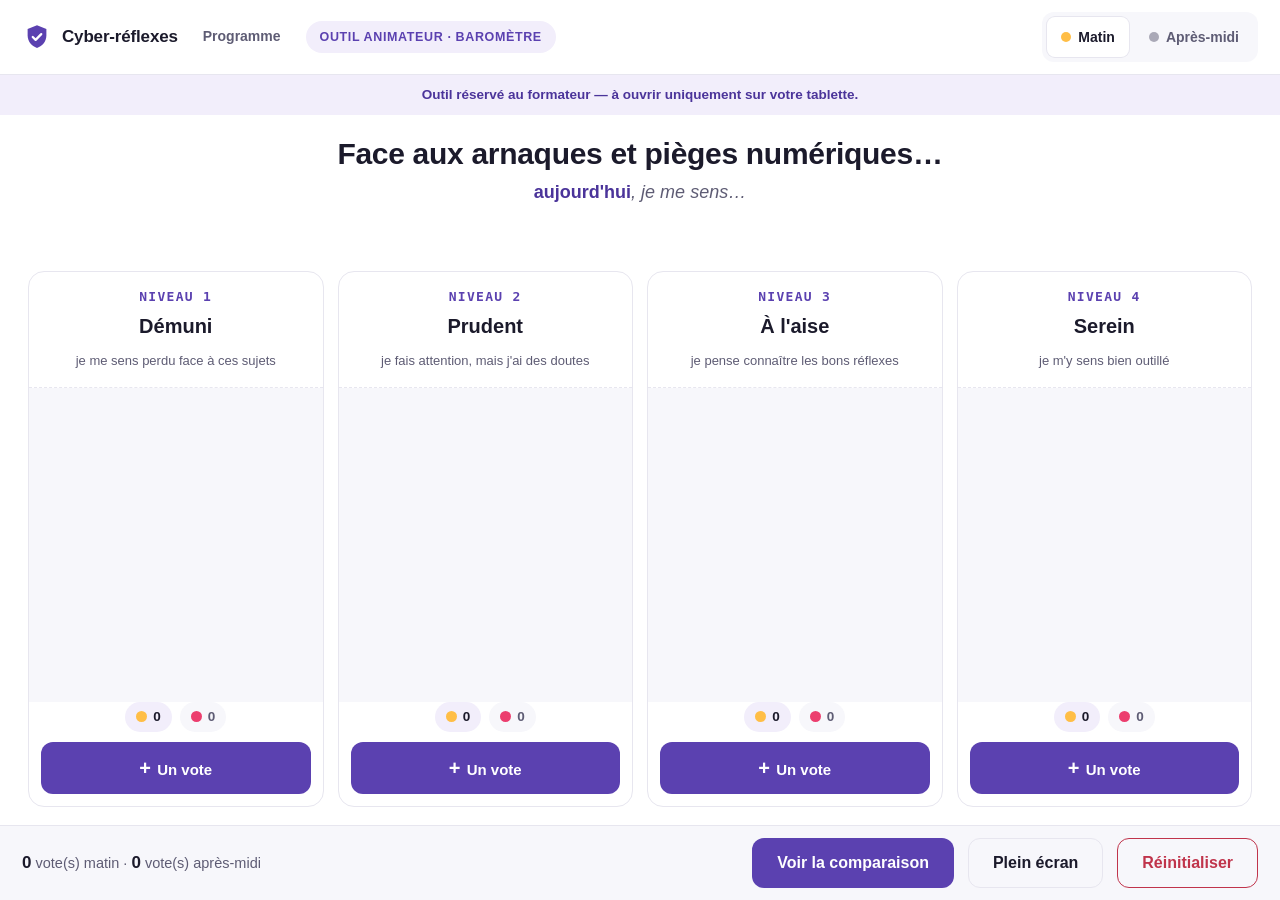
<file: barometre.html>
<!DOCTYPE html>
<html lang="fr">
<head>
<meta charset="UTF-8">
<meta name="viewport" content="width=device-width, initial-scale=1.0">
<link rel="icon" type="image/svg+xml" href="favicon.svg">
<title>Baromètre de confiance — Cyber-réflexes</title>
<link rel="stylesheet" href="assets/style.css">
<style>
:root{
  --matin:#FFBE46; --matin-soft:#FEF2DE;
  --aprem:#EC3E6E; --aprem-soft:#FCE7ED;
}
html,body{height:100%}
body{display:flex; flex-direction:column; overflow:hidden}
main{display:none} /* cette page ne suit pas la grille .main standard */

.outil{flex:1; display:flex; flex-direction:column; min-height:0}

.phase{display:flex; gap:6px; background:var(--wash); padding:5px; border-radius:12px}
.phase button{border:none; background:transparent; color:var(--muted); font-size:14px; font-weight:700;
  padding:8px 14px; border-radius:8px; cursor:pointer; min-height:40px; display:flex; align-items:center; gap:7px}
.phase button .dot{width:10px; height:10px; border-radius:50%; background:currentColor; opacity:.5}
.phase button.on{color:var(--text); background:#fff; box-shadow:0 0 0 1px var(--border)}
.phase button.on[data-p="matin"] .dot{background:var(--matin); opacity:1}
.phase button.on[data-p="aprem"] .dot{background:var(--aprem); opacity:1}

.avis-unique{background:var(--mauve-soft); color:var(--mauve-dark); font-size:13.5px; font-weight:600;
  text-align:center; padding:9px 16px}

.consigne{padding:22px 32px 6px; text-align:center}
.consigne h2{font-size:30px; margin:0; color:var(--text); font-weight:800; line-height:1.15; letter-spacing:-.01em}
.consigne .prompt{font-size:18px; color:var(--muted); margin-top:6px; font-style:italic}
.consigne .prompt b{color:var(--mauve-dark); font-style:normal; font-weight:700}

.barometre{flex:1; display:grid; grid-template-columns:repeat(4,1fr); gap:14px;
  padding:10px 28px 18px; min-height:0}
.col{background:var(--card); border:1px solid var(--border); border-radius:var(--radius);
  display:flex; flex-direction:column; overflow:hidden; position:relative}
.col-tete{padding:14px 12px 10px; text-align:center; border-bottom:1px dashed var(--border)}
.col-tete .n{font-family:ui-monospace,"SF Mono",Menlo,monospace; color:var(--mauve);
  font-weight:800; font-size:13px; letter-spacing:.1em; text-transform:uppercase}
.col-tete .lib{font-size:20px; font-weight:800; color:var(--text); margin-top:2px}
.col-tete .sub{font-size:13px; color:var(--muted); margin-top:2px; line-height:1.25;
  min-height:2.5em; display:flex; align-items:center; justify-content:center; padding:0 2px}

.nuage{flex:1; position:relative; overflow:hidden; padding:12px; background:var(--wash)}
.nuage .gomme{position:absolute; width:30px; height:30px; border-radius:50%;
  box-shadow:0 1px 3px rgba(27,26,43,.18); transform-origin:center}
.nuage .gomme.matin{background:var(--matin)}
.nuage .gomme.aprem{background:var(--aprem)}
@media (prefers-reduced-motion: no-preference){
  .nuage .gomme{animation:pose .3s cubic-bezier(.2,1.7,.4,1)}
  @keyframes pose{from{transform:scale(0); opacity:0}to{transform:scale(1); opacity:1}}
}

.compteurs{display:flex; justify-content:center; gap:8px; padding:0 8px 10px; flex-wrap:wrap}
.cpt{display:inline-flex; align-items:center; gap:6px; font-size:13.5px; font-weight:700;
  padding:4px 11px; border-radius:999px; background:var(--wash); color:var(--muted)}
.cpt .dot{width:11px; height:11px; border-radius:50%}
.cpt.matin .dot{background:var(--matin)}
.cpt.aprem .dot{background:var(--aprem)}
.cpt.actif{color:var(--text); background:var(--mauve-soft)}

.voter{border:none; margin:0 12px 12px; padding:14px 10px; border-radius:var(--radius-md);
  background:var(--mauve); color:#fff; font-size:15px; font-weight:700; cursor:pointer;
  min-height:52px}
.voter:hover{background:var(--mauve-dark)}
.voter:focus-visible{outline:3px solid var(--blue); outline-offset:2px}
.voter .signe{font-size:20px; margin-right:2px}

.pied-outil{background:var(--wash); border-top:1px solid var(--border);
  padding:12px 22px; display:flex; align-items:center; gap:14px; flex-wrap:wrap}
.total{font-size:14.5px; color:var(--muted); flex:1}
.total b{color:var(--text); font-size:17px}
.btn.danger{background:transparent; color:var(--bad); border:1.5px solid var(--bad)}
.btn.danger:hover{background:var(--bad-soft)}

.modal{position:fixed; inset:0; background:rgba(27,26,43,.55); display:none;
  align-items:center; justify-content:center; padding:24px; z-index:10}
.modal.actif{display:flex}
.modal-inner{background:#fff; border-radius:var(--radius); max-width:1000px; width:100%;
  max-height:92vh; overflow:auto; padding:28px; border:1px solid var(--border)}
.modal h2{margin:0 0 6px; color:var(--text); font-size:26px; font-weight:800}
.modal .sub{color:var(--muted); margin:0 0 20px}
.compare{display:grid; grid-template-columns:repeat(4,1fr); gap:14px; margin-top:12px}
.compare .item{background:var(--wash); border:1px solid var(--border); border-radius:var(--radius-md); padding:14px}
.compare .item h4{margin:0 0 4px; color:var(--mauve); font-size:13px; letter-spacing:.06em; text-transform:uppercase; font-family:ui-monospace,"SF Mono",Menlo,monospace}
.compare .item .lib{font-size:17px; font-weight:800; margin-bottom:8px; color:var(--text)}
.compare .bar{height:12px; border-radius:7px; background:#fff; overflow:hidden; margin:6px 0 4px; position:relative; border:1px solid var(--border)}
.compare .bar > span{display:block; height:100%; border-radius:6px}
.compare .bar.matin > span{background:var(--matin)}
.compare .bar.aprem > span{background:var(--aprem)}
.compare .lg{font-size:12px; color:var(--muted); display:flex; justify-content:space-between}
.moyennes{display:grid; grid-template-columns:1fr auto 1fr; align-items:center; gap:24px;
  background:var(--wash); border:1px solid var(--border); border-radius:var(--radius-md); padding:20px 24px; margin-top:22px}
.moyennes .cote{text-align:center}
.moyennes .cote .val{font-size:40px; font-weight:800; line-height:1}
.moyennes .cote.matin .val{color:var(--matin)}
.moyennes .cote.aprem .val{color:var(--aprem)}
.moyennes .cote .lab{font-size:13px; color:var(--muted); letter-spacing:.06em; text-transform:uppercase; margin-top:4px; font-family:ui-monospace,"SF Mono",Menlo,monospace}
.moyennes .cote .brut{font-size:12px; color:var(--muted); margin-top:2px}
.moyennes .fleche{font-size:34px; color:var(--muted)}
.moyennes .ecart{text-align:center; padding:14px 18px; background:var(--ok-soft);
  border-radius:var(--radius-md); color:var(--ok); font-weight:700; grid-column:1/-1; margin-top:8px; font-size:16px}
.moyennes .ecart.negatif{background:var(--warn-soft); color:var(--warn)}
.modal-actions{display:flex; gap:10px; justify-content:flex-end; margin-top:22px; flex-wrap:wrap}

@media (max-width: 900px){
  .barometre{padding:8px 14px 12px; gap:10px}
  .consigne{padding:14px 14px 4px}
  .consigne h2{font-size:24px}
  .consigne .prompt{font-size:15px}
  .col-tete .lib{font-size:17px}
  .col-tete .sub{font-size:12px; min-height:2.4em}
  .voter{font-size:13.5px; margin:0 8px 8px; padding:12px 6px}
  .compare{grid-template-columns:1fr 1fr}
}
@media (max-width: 600px){
  .barometre{grid-template-columns:1fr 1fr}
  .compare{grid-template-columns:1fr}
}
</style>
</head>
<body>

<header class="topbar">
  <a class="brand" href="index.html"><svg class="logo" width="30" height="30" viewBox="0 0 24 24" fill="none" aria-hidden="true"><path d="M12 2.5 4.5 5.5v5.2c0 4.6 3.1 8.4 7.5 10 4.4-1.6 7.5-5.4 7.5-10V5.5L12 2.5Z" fill="#5B41B0"/><path d="m8.6 12 2.3 2.3 4.5-4.6" stroke="#fff" stroke-width="1.8" stroke-linecap="round" stroke-linejoin="round"/></svg>Cyber-réflexes</a>
  <a class="nav-link" href="index.html#programme">Programme</a>
  <span class="etape-tag">Outil animateur · Baromètre</span>
  <span class="spacer"></span>
  <div class="phase" role="tablist" aria-label="Phase de la journée">
    <button data-p="matin" class="on" aria-pressed="true"><span class="dot"></span>Matin</button>
    <button data-p="aprem" aria-pressed="false"><span class="dot"></span>Après-midi</button>
  </div>
</header>

<div class="avis-unique">Outil réservé au formateur — à ouvrir uniquement sur votre tablette.</div>

<div class="outil">
  <div class="consigne">
    <h2 id="titreConsigne">Face aux arnaques et pièges numériques…</h2>
    <div class="prompt" id="promptConsigne"><b>aujourd'hui</b>, je me sens…</div>
  </div>

  <div class="barometre" id="barometre"></div>

  <div class="pied-outil">
    <div class="total"><b id="totalMatin">0</b> vote(s) matin · <b id="totalAprem">0</b> vote(s) après-midi</div>
    <button class="btn" id="btnCompare" disabled>Voir la comparaison</button>
    <button class="btn ghost" id="btnPlein">Plein écran</button>
    <button class="btn danger" id="btnReset">Réinitialiser</button>
  </div>
</div>

<div class="modal" id="modal" role="dialog" aria-modal="true" aria-labelledby="modalTitre">
  <div class="modal-inner">
    <h2 id="modalTitre">Le chemin parcouru</h2>
    <p class="sub">Comparaison entre le baromètre du matin et celui de l'après-midi.</p>
    <div class="compare" id="compareGrid"></div>
    <div class="moyennes" id="moyennesBloc"></div>
    <div class="modal-actions">
      <button class="btn ghost" id="fermerModal">Fermer</button>
    </div>
  </div>
</div>

<script>
(function(){
  var NIVEAUX = [
    {n:1, lib:"Démuni",   sub:"je me sens perdu face à ces sujets"},
    {n:2, lib:"Prudent",  sub:"je fais attention, mais j'ai des doutes"},
    {n:3, lib:"À l'aise", sub:"je pense connaître les bons réflexes"},
    {n:4, lib:"Serein",   sub:"je m'y sens bien outillé"}
  ];
  var CLE = "cyberreflexes.barometre.v1";
  var phase = "matin";
  var votes = {matin:[0,0,0,0], aprem:[0,0,0,0]};
  var positions = {matin:[[],[],[],[]], aprem:[[],[],[],[]]};

  function charger(){
    try{
      var raw = localStorage.getItem(CLE);
      if(raw){
        var d = JSON.parse(raw);
        if(d.votes) votes = d.votes;
        if(d.positions) positions = d.positions;
      }
    }catch(e){}
  }
  function sauver(){
    try{ localStorage.setItem(CLE, JSON.stringify({votes:votes, positions:positions})); }catch(e){}
  }

  var bar = document.getElementById("barometre");
  NIVEAUX.forEach(function(N, i){
    var col = document.createElement("section");
    col.className = "col";
    col.innerHTML =
      '<div class="col-tete">'+
        '<div class="n">Niveau '+N.n+'</div>'+
        '<div class="lib">'+N.lib+'</div>'+
        '<div class="sub">'+N.sub+'</div>'+
      '</div>'+
      '<div class="nuage" id="nuage-'+i+'" aria-live="polite"></div>'+
      '<div class="compteurs">'+
        '<span class="cpt matin" id="cpt-matin-'+i+'"><span class="dot"></span><span class="v">0</span></span>'+
        '<span class="cpt aprem" id="cpt-aprem-'+i+'"><span class="dot"></span><span class="v">0</span></span>'+
      '</div>'+
      '<button class="voter" data-i="'+i+'"><span class="signe">+</span> Un vote</button>';
    bar.appendChild(col);
  });

  function placerGommette(nuage, cls, x, y){
    var g = document.createElement("span");
    g.className = "gomme "+cls;
    g.style.left = x+"%";
    g.style.top  = y+"%";
    nuage.appendChild(g);
  }
  function refresh(){
    NIVEAUX.forEach(function(_, i){
      var nuage = document.getElementById("nuage-"+i);
      nuage.innerHTML = "";
      ["matin","aprem"].forEach(function(ph){
        var liste = positions[ph][i] || [];
        liste.forEach(function(p){ placerGommette(nuage, ph, p[0], p[1]); });
      });
      document.querySelector("#cpt-matin-"+i+" .v").textContent = votes.matin[i];
      document.querySelector("#cpt-aprem-"+i+" .v").textContent = votes.aprem[i];
      document.getElementById("cpt-matin-"+i).classList.toggle("actif", phase==="matin");
      document.getElementById("cpt-aprem-"+i).classList.toggle("actif", phase==="aprem");
    });
    document.getElementById("totalMatin").textContent = somme(votes.matin);
    document.getElementById("totalAprem").textContent = somme(votes.aprem);
    document.getElementById("btnCompare").disabled = !(somme(votes.matin)>0 && somme(votes.aprem)>0);
    document.getElementById("promptConsigne").innerHTML =
      phase==="matin" ? "<b>aujourd'hui</b>, je me sens…" : "<b>maintenant</b>, je me sens…";
  }
  function somme(t){ return t.reduce(function(a,b){return a+b;},0); }

  bar.addEventListener("click", function(e){
    var b = e.target.closest(".voter");
    if(!b) return;
    var i = parseInt(b.dataset.i, 10);
    votes[phase][i]++;
    var x = 8 + Math.random()*84;
    var y = 8 + Math.random()*84;
    positions[phase][i].push([Math.round(x*10)/10, Math.round(y*10)/10]);
    sauver();
    refresh();
  });

  document.querySelectorAll(".phase button").forEach(function(b){
    b.addEventListener("click", function(){
      phase = b.dataset.p;
      document.querySelectorAll(".phase button").forEach(function(x){
        x.classList.toggle("on", x===b);
        x.setAttribute("aria-pressed", x===b ? "true":"false");
      });
      refresh();
    });
  });

  document.getElementById("btnReset").addEventListener("click", function(){
    var t = somme(votes.matin)+somme(votes.aprem);
    if(t===0){ return; }
    if(confirm("Effacer tous les votes ("+t+") du baromètre ? Cette action est irréversible.")){
      votes = {matin:[0,0,0,0], aprem:[0,0,0,0]};
      positions = {matin:[[],[],[],[]], aprem:[[],[],[],[]]};
      sauver();
      refresh();
    }
  });

  document.getElementById("btnPlein").addEventListener("click", function(){
    var el = document.documentElement;
    if(!document.fullscreenElement){
      (el.requestFullscreen||el.webkitRequestFullscreen||function(){}).call(el);
    } else {
      (document.exitFullscreen||document.webkitExitFullscreen||function(){}).call(document);
    }
  });

  var modal = document.getElementById("modal");
  document.getElementById("btnCompare").addEventListener("click", function(){
    remplirComparaison();
    modal.classList.add("actif");
  });
  document.getElementById("fermerModal").addEventListener("click", function(){
    modal.classList.remove("actif");
  });
  modal.addEventListener("click", function(e){ if(e.target===modal) modal.classList.remove("actif"); });

  function moyenne(t){
    var s = 0, n = 0;
    t.forEach(function(v, i){ s += v*(i+1); n += v; });
    return n>0 ? s/n : 0;
  }
  function remplirComparaison(){
    var grid = document.getElementById("compareGrid");
    var totM = somme(votes.matin), totA = somme(votes.aprem);
    var maxAll = Math.max.apply(null, votes.matin.concat(votes.aprem).concat([1]));
    grid.innerHTML = "";
    NIVEAUX.forEach(function(N, i){
      var pm = totM ? Math.round(votes.matin[i]/totM*100) : 0;
      var pa = totA ? Math.round(votes.aprem[i]/totA*100) : 0;
      var wm = Math.round(votes.matin[i]/maxAll*100);
      var wa = Math.round(votes.aprem[i]/maxAll*100);
      var el = document.createElement("div");
      el.className = "item";
      el.innerHTML =
        '<h4>Niveau '+N.n+'</h4><div class="lib">'+N.lib+'</div>'+
        '<div class="bar matin"><span style="width:'+wm+'%"></span></div>'+
        '<div class="lg"><span>Matin</span><span>'+votes.matin[i]+' · '+pm+'%</span></div>'+
        '<div class="bar aprem"><span style="width:'+wa+'%"></span></div>'+
        '<div class="lg"><span>Après-midi</span><span>'+votes.aprem[i]+' · '+pa+'%</span></div>';
      grid.appendChild(el);
    });

    var mm = moyenne(votes.matin), ma = moyenne(votes.aprem);
    var pctM = Math.round(mm/NIVEAUX.length*100), pctA = Math.round(ma/NIVEAUX.length*100);
    var deltaPct = pctA - pctM;
    var bloc = document.getElementById("moyennesBloc");
    var deltaTxt, deltaCls = "";
    if(Math.abs(deltaPct) < 2){ deltaTxt = "Stabilité entre le matin et l'après-midi."; }
    else if(deltaPct > 0){ deltaTxt = "Le groupe se sent en moyenne +"+deltaPct+" points plus confiant qu'au matin."; }
    else { deltaTxt = "Le groupe se sent en moyenne "+deltaPct+" points moins confiant qu'au matin."; deltaCls = "negatif"; }

    bloc.innerHTML =
      '<div class="cote matin"><div class="val">'+pctM+'%</div><div class="lab">Confiance — matin</div><div class="brut">'+mm.toFixed(2)+' / '+NIVEAUX.length+'</div></div>'+
      '<div class="fleche">→</div>'+
      '<div class="cote aprem"><div class="val">'+pctA+'%</div><div class="lab">Confiance — après-midi</div><div class="brut">'+ma.toFixed(2)+' / '+NIVEAUX.length+'</div></div>'+
      '<div class="ecart '+deltaCls+'">'+deltaTxt+'</div>';
  }

  charger();
  refresh();
})();
</script>
</body>
</html>
</file>
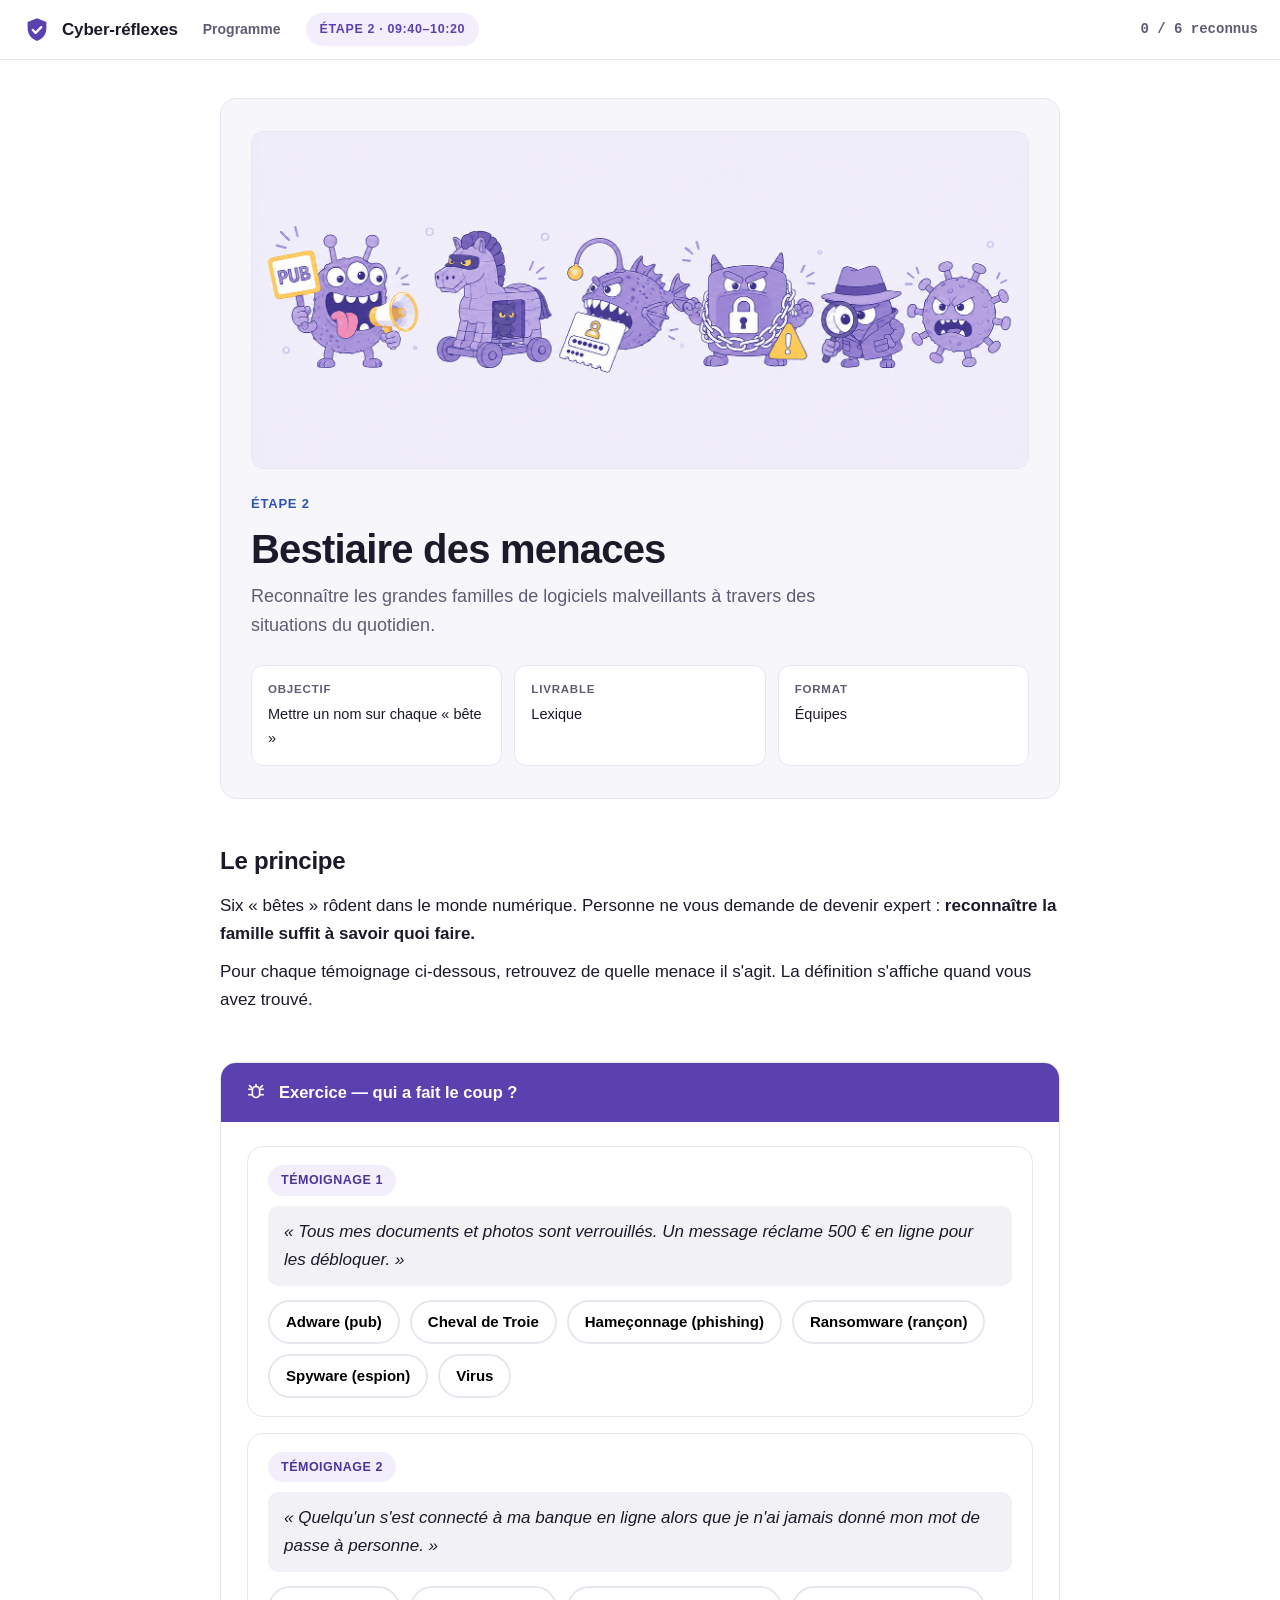
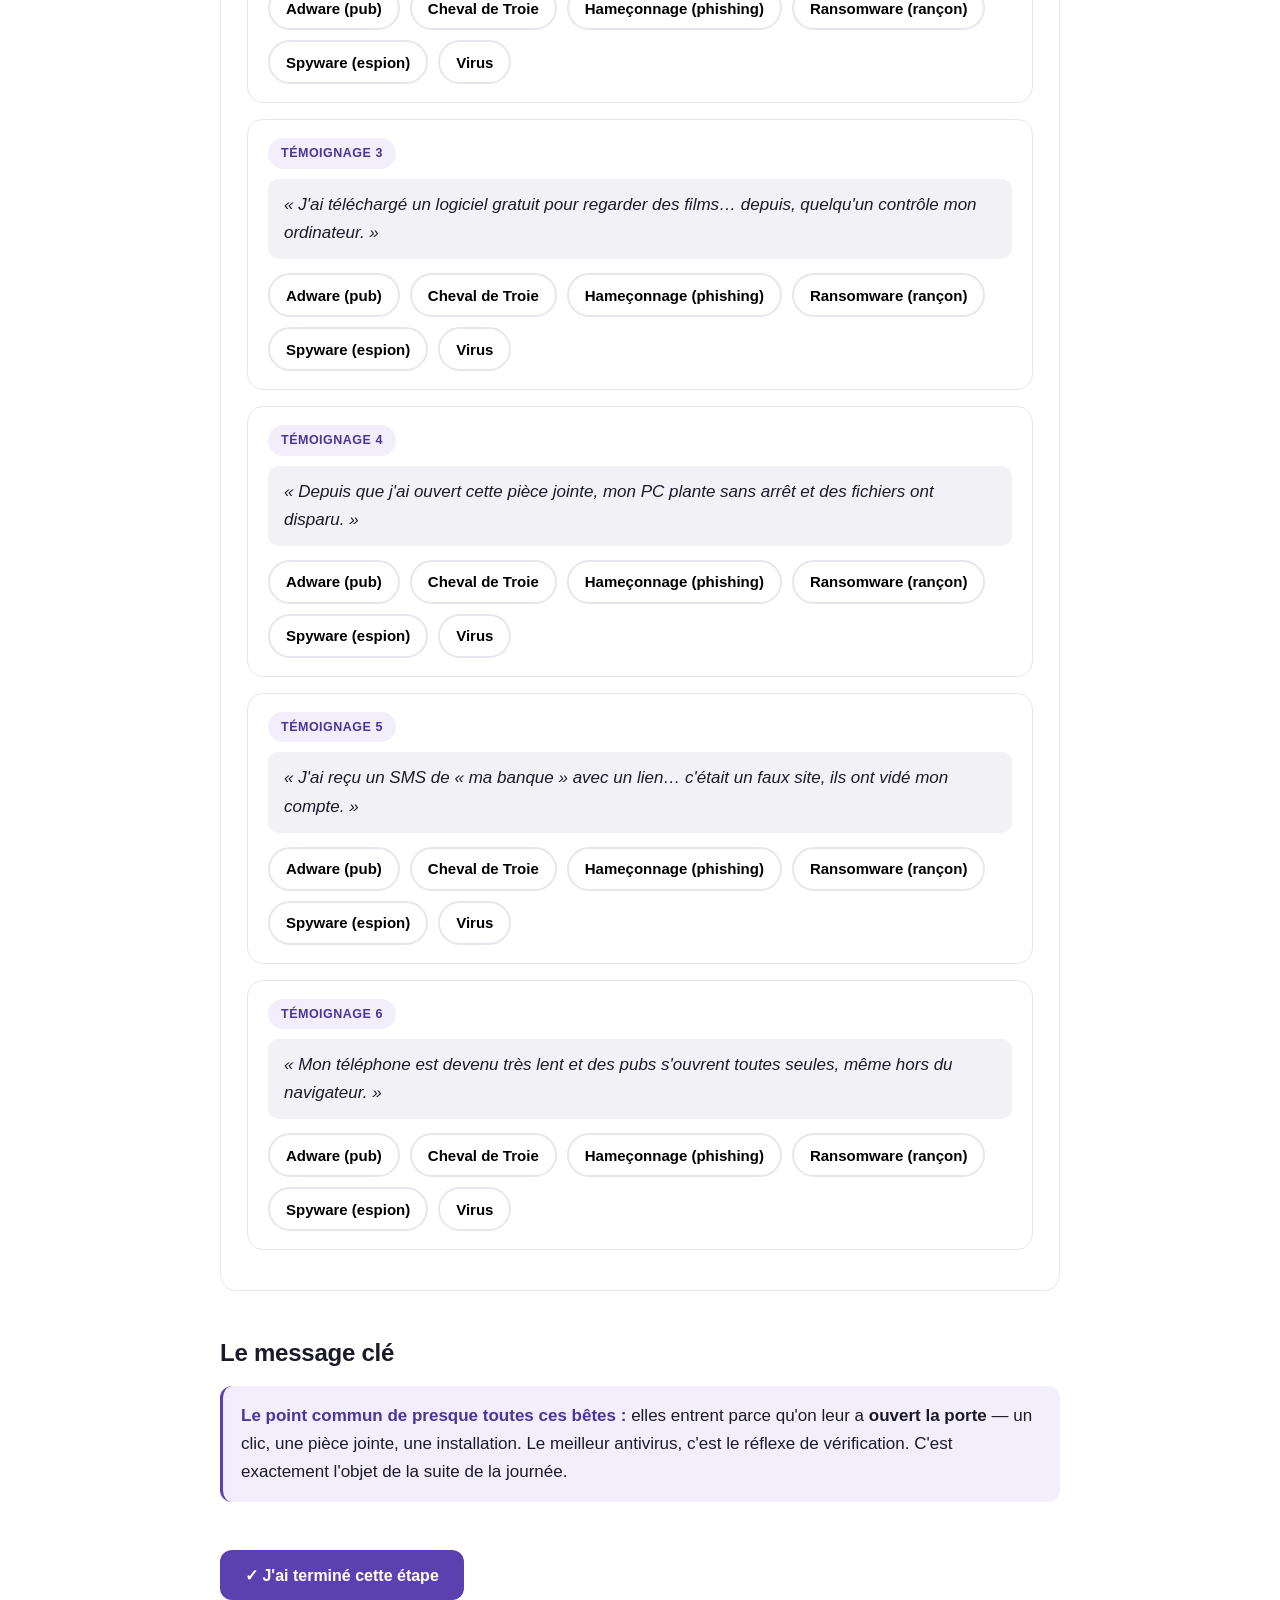
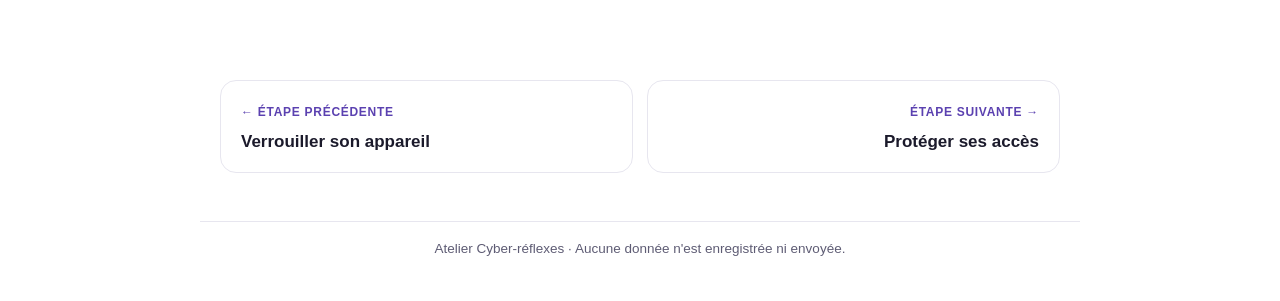
<file: bestiaire.html>
<!DOCTYPE html>
<html lang="fr">
<head>
<meta charset="UTF-8">
<meta name="viewport" content="width=device-width, initial-scale=1.0">
<link rel="icon" type="image/svg+xml" href="favicon.svg">
<title>Étape 2 · Bestiaire des menaces — Cyber-réflexes</title>
<link rel="stylesheet" href="assets/style.css">
<style>
.situation{background:var(--card); border:1px solid var(--border); border-radius:var(--radius);
  box-shadow:var(--shadow); padding:18px 20px; margin-bottom:16px}
.situation .temoin{font-style:italic; background:var(--grey-soft); border-radius:10px; padding:12px 16px; margin-bottom:14px}
.noms{display:flex; flex-wrap:wrap; gap:10px}
.nom-btn{border:2px solid var(--border); background:var(--card); border-radius:999px;
  padding:9px 16px; font-size:15px; font-weight:600; cursor:pointer; min-height:44px}
.nom-btn:hover{border-color:var(--mauve)}
.nom-btn.choisi{border-color:var(--mauve); background:var(--mauve-soft); color:var(--mauve-dark)}
.nom-btn.bon{border-color:var(--ok); background:var(--ok-soft); color:var(--ok); font-weight:800}
.nom-btn:disabled{opacity:.5; cursor:default}
.nom-btn.bon:disabled,.nom-btn.choisi:disabled{opacity:1}
</style>
</head>
<body>
<header class="topbar">
  <a class="brand" href="index.html"><svg class="logo" width="30" height="30" viewBox="0 0 24 24" fill="none" aria-hidden="true"><path d="M12 2.5 4.5 5.5v5.2c0 4.6 3.1 8.4 7.5 10 4.4-1.6 7.5-5.4 7.5-10V5.5L12 2.5Z" fill="#5B41B0"/><path d="m8.6 12 2.3 2.3 4.5-4.6" stroke="#fff" stroke-width="1.8" stroke-linecap="round" stroke-linejoin="round"/></svg>Cyber-réflexes</a>
  <a class="nav-link" href="index.html#programme">Programme</a>
  <span class="etape-tag">Étape 2 · 09:40–10:20</span>
  <span class="spacer"></span>
  <span class="progres mono" id="progres">0 / 6 reconnus</span>
</header>

<main>
  <div class="hero-etape banniere"><div class="he-copy">
    <div class="surtitre">Étape 2</div>
    <h1>Bestiaire des menaces</h1>
    <p class="sous">Reconnaître les grandes familles de logiciels malveillants à travers des situations du quotidien.</p>
    <div class="meta-grid">
      <div class="meta"><b>Objectif</b>Mettre un nom sur chaque « bête »</div>
      <div class="meta"><b>Livrable</b>Lexique</div>
      <div class="meta"><b>Format</b>Équipes</div>
    </div>
  </div>
    <figure class="he-media">
      <div class="ph">
        <svg width="34" height="34" viewBox="0 0 24 24" fill="none" aria-hidden="true"><rect x="3" y="4" width="18" height="16" rx="2" stroke="currentColor" stroke-width="1.5"/><circle cx="8.5" cy="9.5" r="1.6" stroke="currentColor" stroke-width="1.5"/><path d="m4 17 4.5-4.5 3.5 3.5 3-3L20 16.5" stroke="currentColor" stroke-width="1.5" stroke-linecap="round" stroke-linejoin="round"/></svg>
        <b>Visuel à venir</b>
        <small>assets/hero-bestiaire.jpg</small>
      </div>
      <img src="assets/hero-bestiaire.jpg" alt="Illustration : bouclier de sécurité face aux logiciels malveillants" loading="lazy" onerror="this.remove()">
    </figure>
  </div>

  <section>
    <h2>Le principe</h2>
    <p>Six « bêtes » rôdent dans le monde numérique. Personne ne vous demande de devenir expert :
    <b>reconnaître la famille suffit à savoir quoi faire.</b></p>
    <p>Pour chaque témoignage ci-dessous, retrouvez de quelle menace il s'agit. La définition s'affiche quand vous avez trouvé.</p>
  </section>

  <section class="exo">
    <div class="exo-tete"><span class="pic"><svg class="ei" viewBox="0 0 24 24" fill="none" stroke="currentColor" stroke-width="1.8" stroke-linecap="round" stroke-linejoin="round" aria-hidden="true"><rect x="8" y="6" width="8" height="12" rx="4"/><path d="M12 6V4"/><path d="M4 9h4M16 9h4M4 15h4M16 15h4"/><path d="m5 5 2 2M19 5l-2 2"/></svg></span><b>Exercice — qui a fait le coup ?</b></div>
    <div class="exo-corps">
      <div id="jeu"></div>
      <div id="bilan"></div>
    </div>
  </section>

  <section>
    <h2>Le message clé</h2>
    <div class="cle"><b>Le point commun de presque toutes ces bêtes :</b> elles entrent parce qu'on leur a
      <b>ouvert la porte</b> — un clic, une pièce jointe, une installation.
      Le meilleur antivirus, c'est le réflexe de vérification. C'est exactement l'objet de la suite de la journée.</div>
  </section>

  <section>
    <div class="actions"><button class="btn" id="finEtape">✓ J'ai terminé cette étape</button></div>
    <div id="finMsg"></div>
  </section>
</main>

<nav class="pager">
  <a href="etape1.html"><span class="dir">← Étape précédente</span><span class="titre" style="display:block">Verrouiller son appareil</span></a>
  <a class="suivant" href="etape2.html"><span class="dir">Étape suivante →</span><span class="titre" style="display:block">Protéger ses accès</span></a>
</nav>
<footer class="colophon">Atelier Cyber-réflexes · Aucune donnée n'est enregistrée ni envoyée.</footer>

<script src="assets/site.js"></script>
<script>
(function(){
var MENACES=[
 {nom:'Virus', def:'Programme qui s\'installe sans permission et se propage de fichier en fichier pour endommager l\'appareil.',
  situ:'Depuis que j\'ai ouvert cette pièce jointe, mon PC plante sans arrêt et des fichiers ont disparu.'},
 {nom:'Cheval de Troie', def:'Programme qui se fait passer pour quelque chose d\'utile (jeu, logiciel gratuit) mais cache un intrus.',
  situ:'J\'ai téléchargé un logiciel gratuit pour regarder des films… depuis, quelqu\'un contrôle mon ordinateur.'},
 {nom:'Spyware (espion)', def:'Programme qui observe en silence : ce que vous tapez, vos mots de passe, vos messages.',
  situ:'Quelqu\'un s\'est connecté à ma banque en ligne alors que je n\'ai jamais donné mon mot de passe à personne.'},
 {nom:'Ransomware (rançon)', def:'Programme qui bloque vos fichiers ou tout l\'appareil et exige un paiement pour les rendre.',
  situ:'Tous mes documents et photos sont verrouillés. Un message réclame 500 € en ligne pour les débloquer.'},
 {nom:'Adware (pub)', def:'Programme qui inonde l\'appareil de publicités et le ralentit, souvent installé avec un logiciel gratuit.',
  situ:'Mon téléphone est devenu très lent et des pubs s\'ouvrent toutes seules, même hors du navigateur.'},
 {nom:'Hameçonnage (phishing)', def:'Pas un programme : une tromperie. Un faux message qui imite un organisme connu pour vous faire cliquer ou donner vos données.',
  situ:'J\'ai reçu un SMS de « ma banque » avec un lien… c\'était un faux site, ils ont vidé mon compte.'}
];

// Ordre des situations mélangé, ordre des noms stable (alphabétique)
var ordre=MENACES.map(function(_,i){return i;});
for(var k=ordre.length-1;k>0;k--){var r=Math.floor(Math.random()*(k+1)); var t=ordre[k]; ordre[k]=ordre[r]; ordre[r]=t;}
var noms=MENACES.map(function(m){return m.nom;}).sort();

var trouves=0;
var jeu=document.getElementById('jeu');

ordre.forEach(function(idx,pos){
  var m=MENACES[idx];
  var bloc=document.createElement('div');
  bloc.className='situation';
  var h='<div><span class="tag mauve">Témoignage '+(pos+1)+'</span></div>'+
    '<div class="temoin" style="margin-top:10px">« '+m.situ+' »</div>'+
    '<div class="noms" data-idx="'+idx+'">';
  noms.forEach(function(n){
    h+='<button class="nom-btn" data-nom="'+n+'">'+n+'</button>';
  });
  h+='</div><div class="rep"></div>';
  bloc.innerHTML=h;
  jeu.appendChild(bloc);
});

jeu.addEventListener('click',function(e){
  var b=e.target.closest('.nom-btn');
  if(!b||b.disabled) return;
  var zone=b.parentElement;
  var idx=parseInt(zone.dataset.idx,10);
  var m=MENACES[idx];
  var rep=zone.parentElement.querySelector('.rep');
  if(b.dataset.nom===m.nom){
    zone.querySelectorAll('.nom-btn').forEach(function(x){
      x.disabled=true;
      if(x===b) x.classList.add('bon');
    });
    rep.innerHTML='<div class="resultat ok"><span class="tag ok">'+m.nom+'</span>'+
      '<p style="margin-bottom:0"><b>Définition :</b> '+m.def+'</p></div>';
    trouves++;
    document.getElementById('progres').textContent=trouves+' / 6 reconnus';
    if(trouves===MENACES.length){
      CR.marquer('bestiaire');
      document.getElementById('bilan').innerHTML=
        '<div class="resultat ok" style="margin-top:20px"><span class="tag ok">Bestiaire complet</span>'+
        '<p style="margin-bottom:0">Les 6 familles sont identifiées. Assemblez maintenant vos trios sur le poster mural : il restera visible toute la journée et servira au cas pratique final.</p></div>';
    }
  } else {
    b.classList.add('choisi'); b.disabled=true;
    rep.innerHTML='<div class="resultat verif"><span class="tag verif">Pas celle-là</span>'+
      '<p style="margin-bottom:0">« '+b.dataset.nom+' » ne colle pas à cette situation — discutez en équipe et essayez une autre bête.</p></div>';
  }
});

document.getElementById('finEtape').addEventListener('click',function(){
  CR.marquer('bestiaire');
  document.getElementById('finMsg').innerHTML='<div class="resultat ok"><span class="tag ok">Étape validée</span>'+
    '<p style="margin-bottom:0">Les familles sont identifiées. En avant pour la suite.</p></div>';
});
})();
</script>
</body>
</html>
</file>
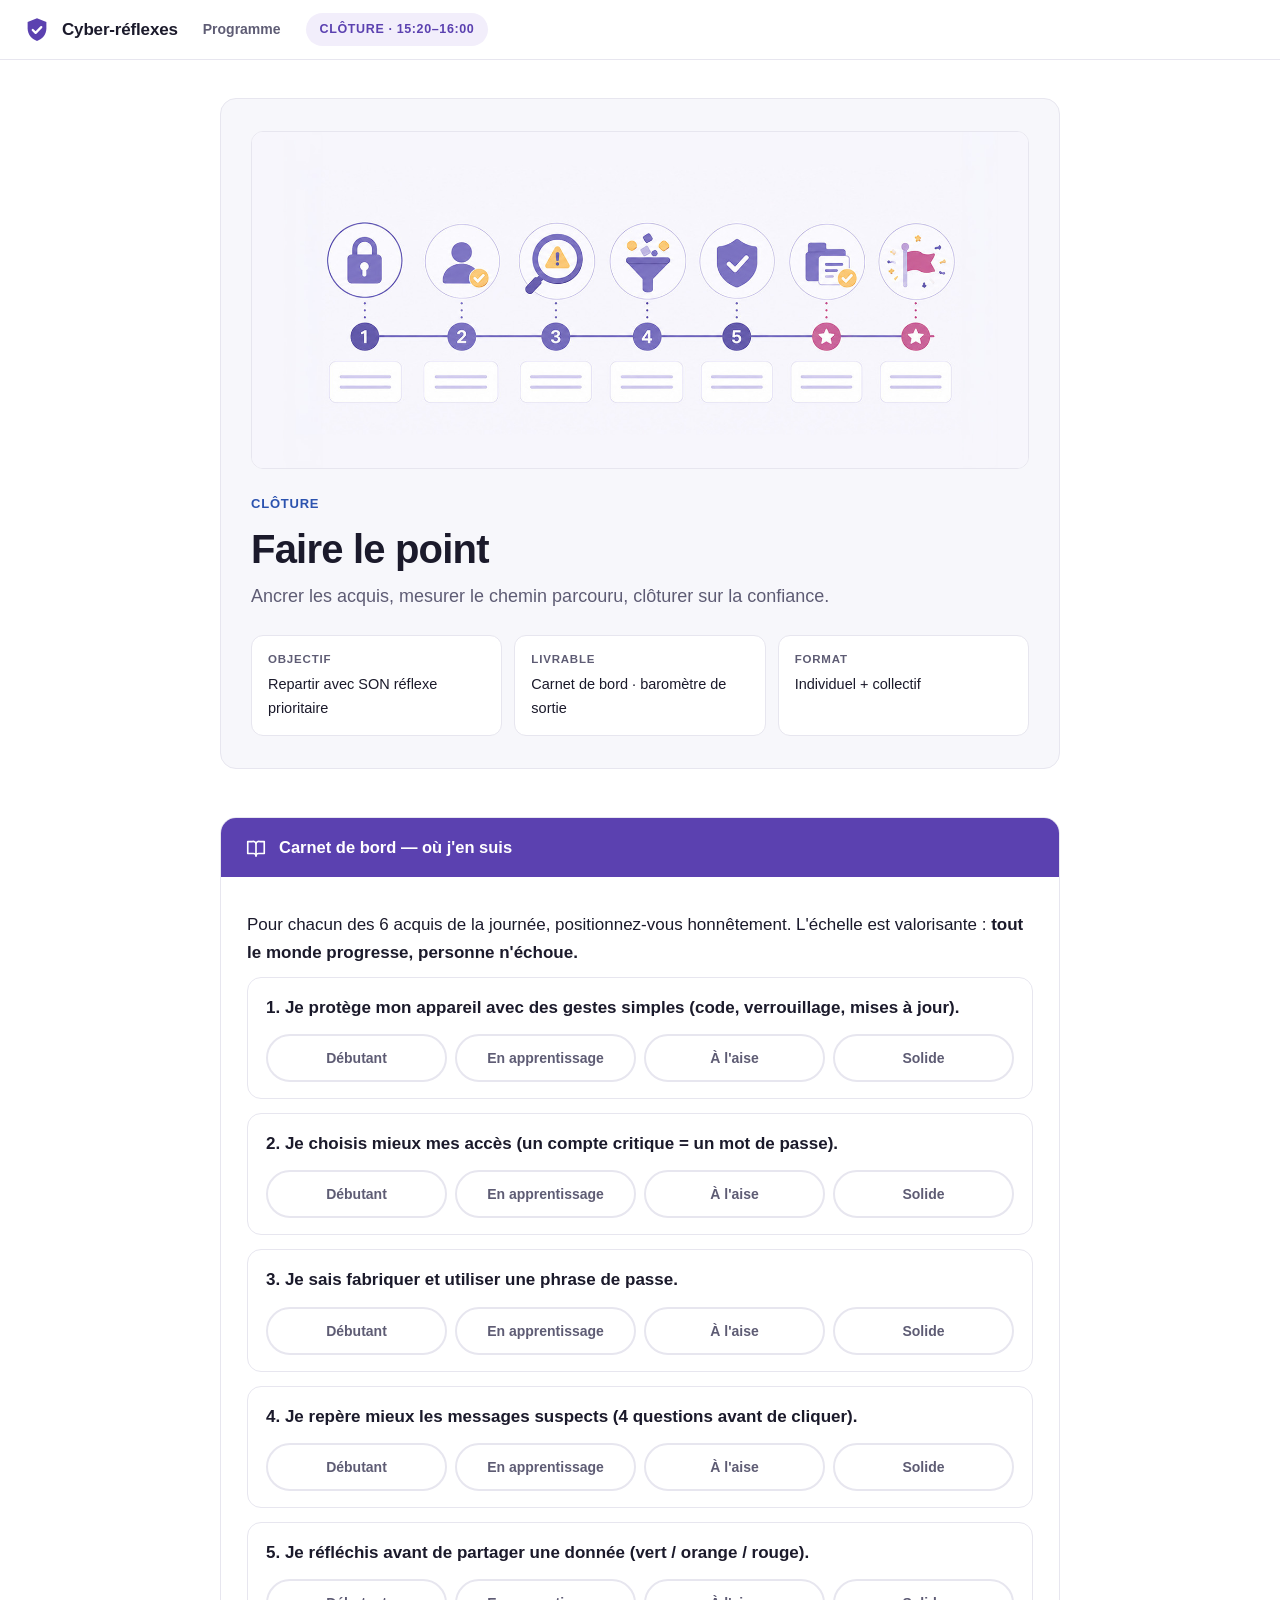
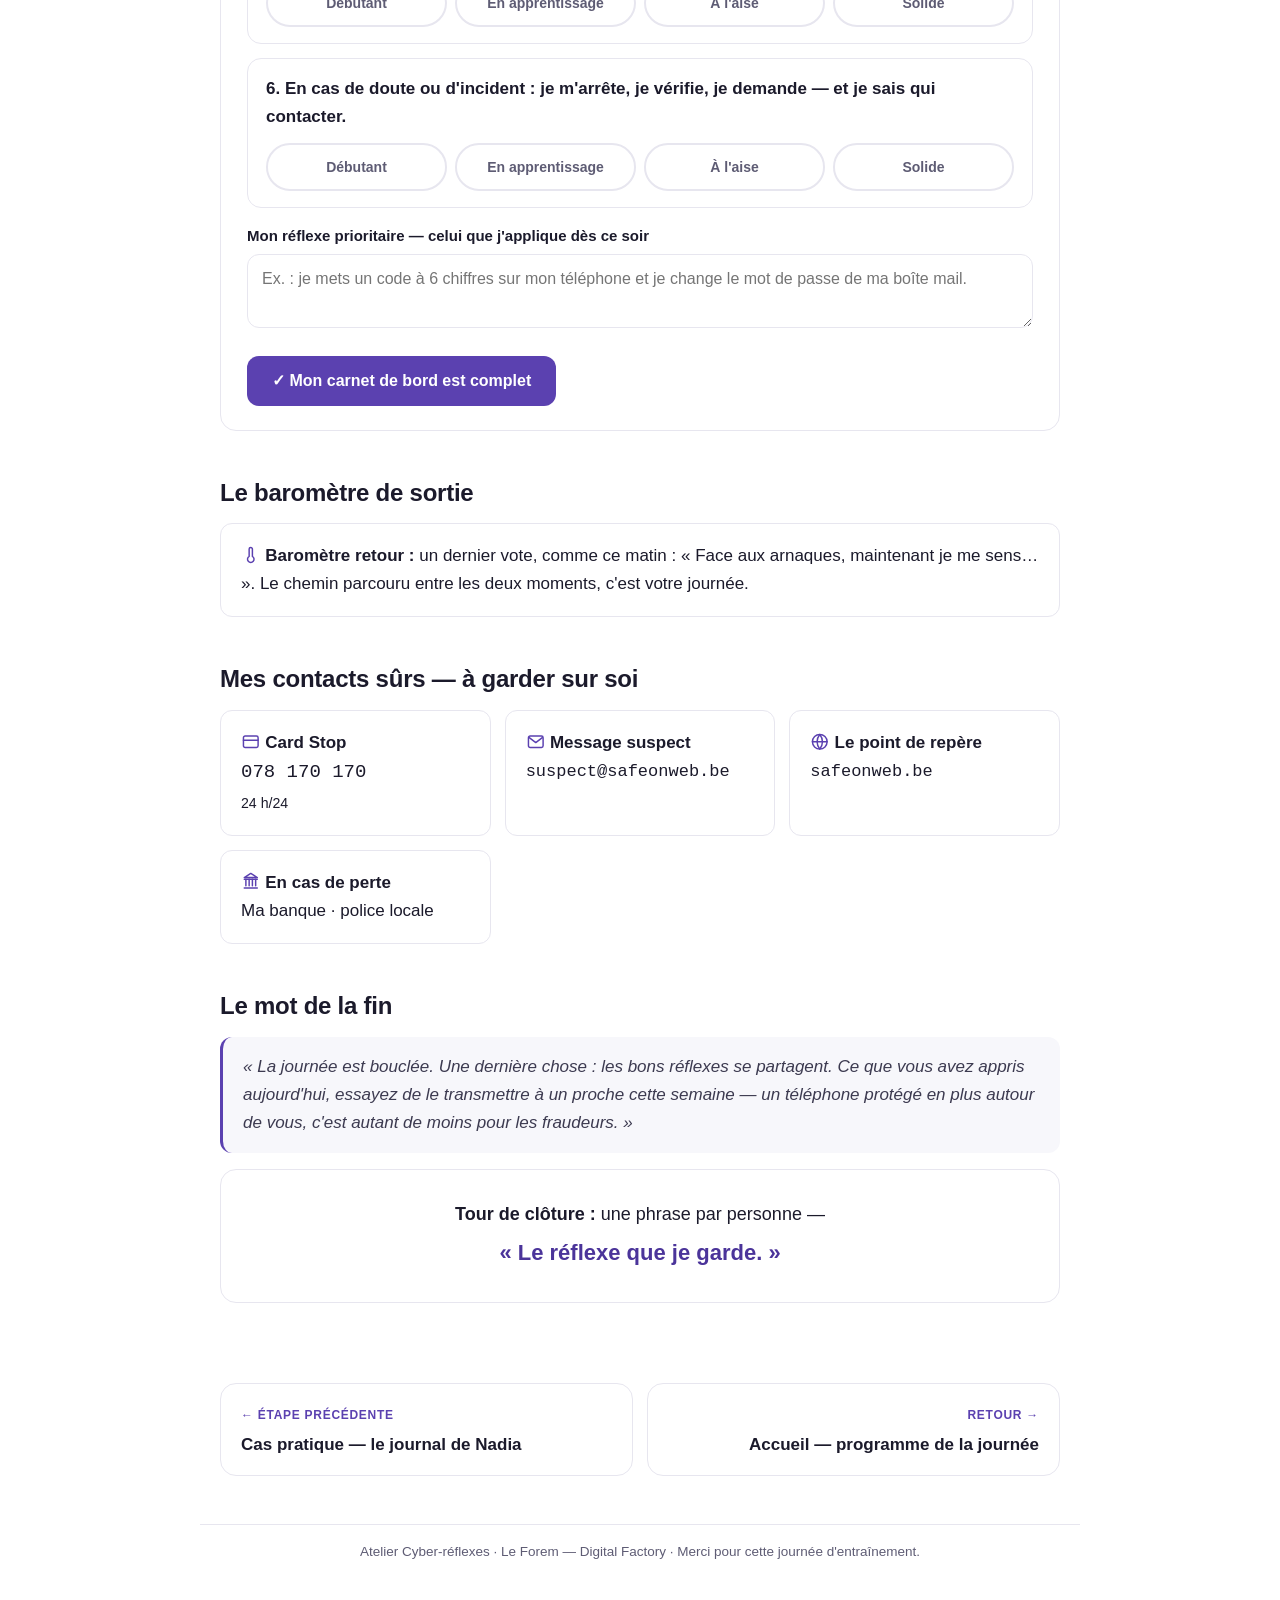
<file: cloture.html>
<!DOCTYPE html>
<html lang="fr">
<head>
<meta charset="UTF-8">
<meta name="viewport" content="width=device-width, initial-scale=1.0">
<link rel="icon" type="image/svg+xml" href="favicon.svg">
<title>Clôture · Faire le point — Cyber-réflexes</title>
<link rel="stylesheet" href="assets/style.css">
<style>
.acquis{background:var(--card); border:1px solid var(--border); border-radius:14px;
  box-shadow:var(--shadow); padding:16px 18px; margin-bottom:14px}
.acquis .lib{font-weight:700; margin-bottom:12px}
.niveaux{display:flex; gap:8px; flex-wrap:wrap}
.nbtn{flex:1; min-width:118px; min-height:48px; border-radius:999px; border:2px solid var(--border);
  background:var(--card); font-weight:700; font-size:14px; cursor:pointer; color:var(--muted)}
.nbtn:hover{border-color:var(--mauve)}
.nbtn.on{border-color:var(--mauve); background:var(--mauve-soft); color:var(--mauve-dark)}
.nbtn.on.n4{border-color:var(--blue); background:var(--blue-soft); color:var(--blue-dark)}
</style>
</head>
<body>
<header class="topbar">
  <a class="brand" href="index.html"><svg class="logo" width="30" height="30" viewBox="0 0 24 24" fill="none" aria-hidden="true"><path d="M12 2.5 4.5 5.5v5.2c0 4.6 3.1 8.4 7.5 10 4.4-1.6 7.5-5.4 7.5-10V5.5L12 2.5Z" fill="#5B41B0"/><path d="m8.6 12 2.3 2.3 4.5-4.6" stroke="#fff" stroke-width="1.8" stroke-linecap="round" stroke-linejoin="round"/></svg>Cyber-réflexes</a>
  <a class="nav-link" href="index.html#programme">Programme</a>
  <span class="etape-tag">Clôture · 15:20–16:00</span>
</header>

<main>
  <div class="hero-etape banniere"><div class="he-copy">
    <div class="surtitre">Clôture</div>
    <h1>Faire le point</h1>
    <p class="sous">Ancrer les acquis, mesurer le chemin parcouru, clôturer sur la confiance.</p>
    <div class="meta-grid">
      <div class="meta"><b>Objectif</b>Repartir avec SON réflexe prioritaire</div>
      <div class="meta"><b>Livrable</b>Carnet de bord · baromètre de sortie</div>
      <div class="meta"><b>Format</b>Individuel + collectif</div>
    </div>
  </div>
    <figure class="he-media">
      <div class="ph">
        <svg width="34" height="34" viewBox="0 0 24 24" fill="none" aria-hidden="true"><rect x="3" y="4" width="18" height="16" rx="2" stroke="currentColor" stroke-width="1.5"/><circle cx="8.5" cy="9.5" r="1.6" stroke="currentColor" stroke-width="1.5"/><path d="m4 17 4.5-4.5 3.5 3.5 3-3L20 16.5" stroke="currentColor" stroke-width="1.5" stroke-linecap="round" stroke-linejoin="round"/></svg>
        <b>Visuel à venir</b>
        <small>assets/hero-cloture.jpg</small>
      </div>
      <img src="assets/hero-cloture.jpg" alt="Illustration : le parcours des étapes de la journée" loading="lazy" onerror="this.remove()">
    </figure>
  </div>

  <section class="exo">
    <div class="exo-tete"><span class="pic"><svg class="ei" viewBox="0 0 24 24" fill="none" stroke="currentColor" stroke-width="1.8" stroke-linecap="round" stroke-linejoin="round" aria-hidden="true"><path d="M12 7v14"/><path d="M3 5h5a3 3 0 0 1 4 2 3 3 0 0 1 4-2h5v13h-6a3 3 0 0 0-3 2 3 3 0 0 0-3-2H3Z"/></svg></span><b>Carnet de bord — où j'en suis</b></div>
    <div class="exo-corps">
      <p>Pour chacun des 6 acquis de la journée, positionnez-vous honnêtement.
      L'échelle est valorisante : <b>tout le monde progresse, personne n'échoue.</b></p>
      <div id="carnet"></div>

      <label for="reflexe">Mon réflexe prioritaire — celui que j'applique dès ce soir</label>
      <textarea id="reflexe" placeholder="Ex. : je mets un code à 6 chiffres sur mon téléphone et je change le mot de passe de ma boîte mail."></textarea>
      <div class="actions">
        <button class="btn" id="finEtape">✓ Mon carnet de bord est complet</button>
      </div>
      <div id="finMsg"></div>
    </div>
  </section>

  <section>
    <h2>Le baromètre de sortie</h2>
    <div class="mini-carte"><b><svg class="ei" viewBox="0 0 24 24" fill="none" stroke="currentColor" stroke-width="1.8" stroke-linecap="round" stroke-linejoin="round" aria-hidden="true"><path d="M14 14V5a2 2 0 0 0-4 0v9a4 4 0 1 0 4 0Z"/></svg> Baromètre retour :</b> un dernier vote, comme ce matin :
      « Face aux arnaques, maintenant je me sens… ». Le chemin parcouru entre les deux moments, c'est votre journée.</div>
  </section>

  <section>
    <h2>Mes contacts sûrs — à garder sur soi</h2>
    <div class="grid2">
      <div class="mini-carte"><b><svg class="ei" viewBox="0 0 24 24" fill="none" stroke="currentColor" stroke-width="1.8" stroke-linecap="round" stroke-linejoin="round" aria-hidden="true"><rect x="3" y="5" width="18" height="14" rx="2"/><path d="M3 10h18"/></svg> Card Stop</b><br><span class="mono" style="font-size:19px">078 170 170</span><br><small>24 h/24</small></div>
      <div class="mini-carte"><b><svg class="ei" viewBox="0 0 24 24" fill="none" stroke="currentColor" stroke-width="1.8" stroke-linecap="round" stroke-linejoin="round" aria-hidden="true"><rect x="3" y="5" width="18" height="14" rx="2"/><path d="m4 7 8 6 8-6"/></svg> Message suspect</b><br><span class="mono">suspect@safeonweb.be</span></div>
      <div class="mini-carte"><b><svg class="ei" viewBox="0 0 24 24" fill="none" stroke="currentColor" stroke-width="1.8" stroke-linecap="round" stroke-linejoin="round" aria-hidden="true"><circle cx="12" cy="12" r="9"/><path d="M3 12h18"/><path d="M12 3a14 14 0 0 1 0 18 14 14 0 0 1 0-18Z"/></svg> Le point de repère</b><br><span class="mono">safeonweb.be</span></div>
      <div class="mini-carte"><b><svg class="ei" viewBox="0 0 24 24" fill="none" stroke="currentColor" stroke-width="1.8" stroke-linecap="round" stroke-linejoin="round" aria-hidden="true"><path d="M4 21h16M4 10h16"/><path d="M6 10v8M10 10v8M14 10v8M18 10v8"/><path d="m12 3 8 5H4Z"/></svg> En cas de perte</b><br>Ma banque · police locale</div>
    </div>
  </section>

  <section>
    <h2>Le mot de la fin</h2>
    <div class="quote">« La journée est bouclée. Une dernière chose : les bons réflexes se partagent.
    Ce que vous avez appris aujourd'hui, essayez de le transmettre à un proche cette semaine —
    un téléphone protégé en plus autour de vous, c'est autant de moins pour les fraudeurs. »</div>
    <div class="card" style="text-align:center">
      <p style="font-size:18px; margin:6px 0"><b>Tour de clôture :</b> une phrase par personne —</p>
      <p style="font-size:22px; font-weight:800; color:var(--mauve-dark); margin:6px 0">« Le réflexe que je garde. »</p>
    </div>
  </section>
</main>

<nav class="pager">
  <a href="nadia.html"><span class="dir">← Étape précédente</span><span class="titre" style="display:block">Cas pratique — le journal de Nadia</span></a>
  <a class="suivant" href="index.html"><span class="dir">Retour →</span><span class="titre" style="display:block">Accueil — programme de la journée</span></a>
</nav>
<footer class="colophon">Atelier Cyber-réflexes · Le Forem — Digital Factory · Merci pour cette journée d'entraînement.</footer>

<script src="assets/site.js"></script>
<script>
(function(){
var ACQUIS=[
 'Je protège mon appareil avec des gestes simples (code, verrouillage, mises à jour).',
 'Je choisis mieux mes accès (un compte critique = un mot de passe).',
 'Je sais fabriquer et utiliser une phrase de passe.',
 'Je repère mieux les messages suspects (4 questions avant de cliquer).',
 'Je réfléchis avant de partager une donnée (vert / orange / rouge).',
 'En cas de doute ou d\'incident : je m\'arrête, je vérifie, je demande — et je sais qui contacter.'
];
var NIVEAUX=['Débutant','En apprentissage','À l\'aise','Solide'];
var carnet=document.getElementById('carnet');

ACQUIS.forEach(function(a,i){
  var d=document.createElement('div'); d.className='acquis';
  var h='<div class="lib">'+(i+1)+'. '+a+'</div><div class="niveaux" data-i="'+i+'">';
  NIVEAUX.forEach(function(n,j){
    h+='<button class="nbtn'+(j===3?' n4':'')+'" data-j="'+j+'">'+n+'</button>';
  });
  h+='</div>';
  d.innerHTML=h;
  carnet.appendChild(d);
});

carnet.addEventListener('click',function(e){
  var b=e.target.closest('.nbtn'); if(!b) return;
  b.parentElement.querySelectorAll('.nbtn').forEach(function(x){x.classList.remove('on');});
  b.classList.add('on');
});

document.getElementById('finEtape').addEventListener('click',function(){
  var choisis=carnet.querySelectorAll('.nbtn.on').length;
  if(choisis<ACQUIS.length){
    document.getElementById('finMsg').innerHTML=
      '<div class="resultat verif"><span class="tag verif">Presque</span>'+
      '<p style="margin-bottom:0">Positionnez-vous sur les '+ACQUIS.length+' acquis ('+choisis+' faits) — il n\'y a pas de mauvaise case.</p></div>';
    return;
  }
  CR.marquer('cloture');
  document.getElementById('finMsg').innerHTML=
    '<div class="resultat ok"><span class="tag ok">Journée bouclée <svg class="ei" viewBox="0 0 24 24" fill="none" stroke="currentColor" stroke-width="1.8" stroke-linecap="round" stroke-linejoin="round" aria-hidden="true"><path d="M4 20 9 8l7 7Z"/><path d="M14 6l1-2M18 8l2-1M17 12l2 1"/></svg></span>'+
    '<p style="margin-bottom:0">Reportez vos niveaux dans le carnet papier et déposez votre dernier vote au baromètre de confiance. '+
    'Et n\'oubliez pas : votre réflexe prioritaire commence ce soir.</p></div>';
});
})();
</script>
</body>
</html>
</file>
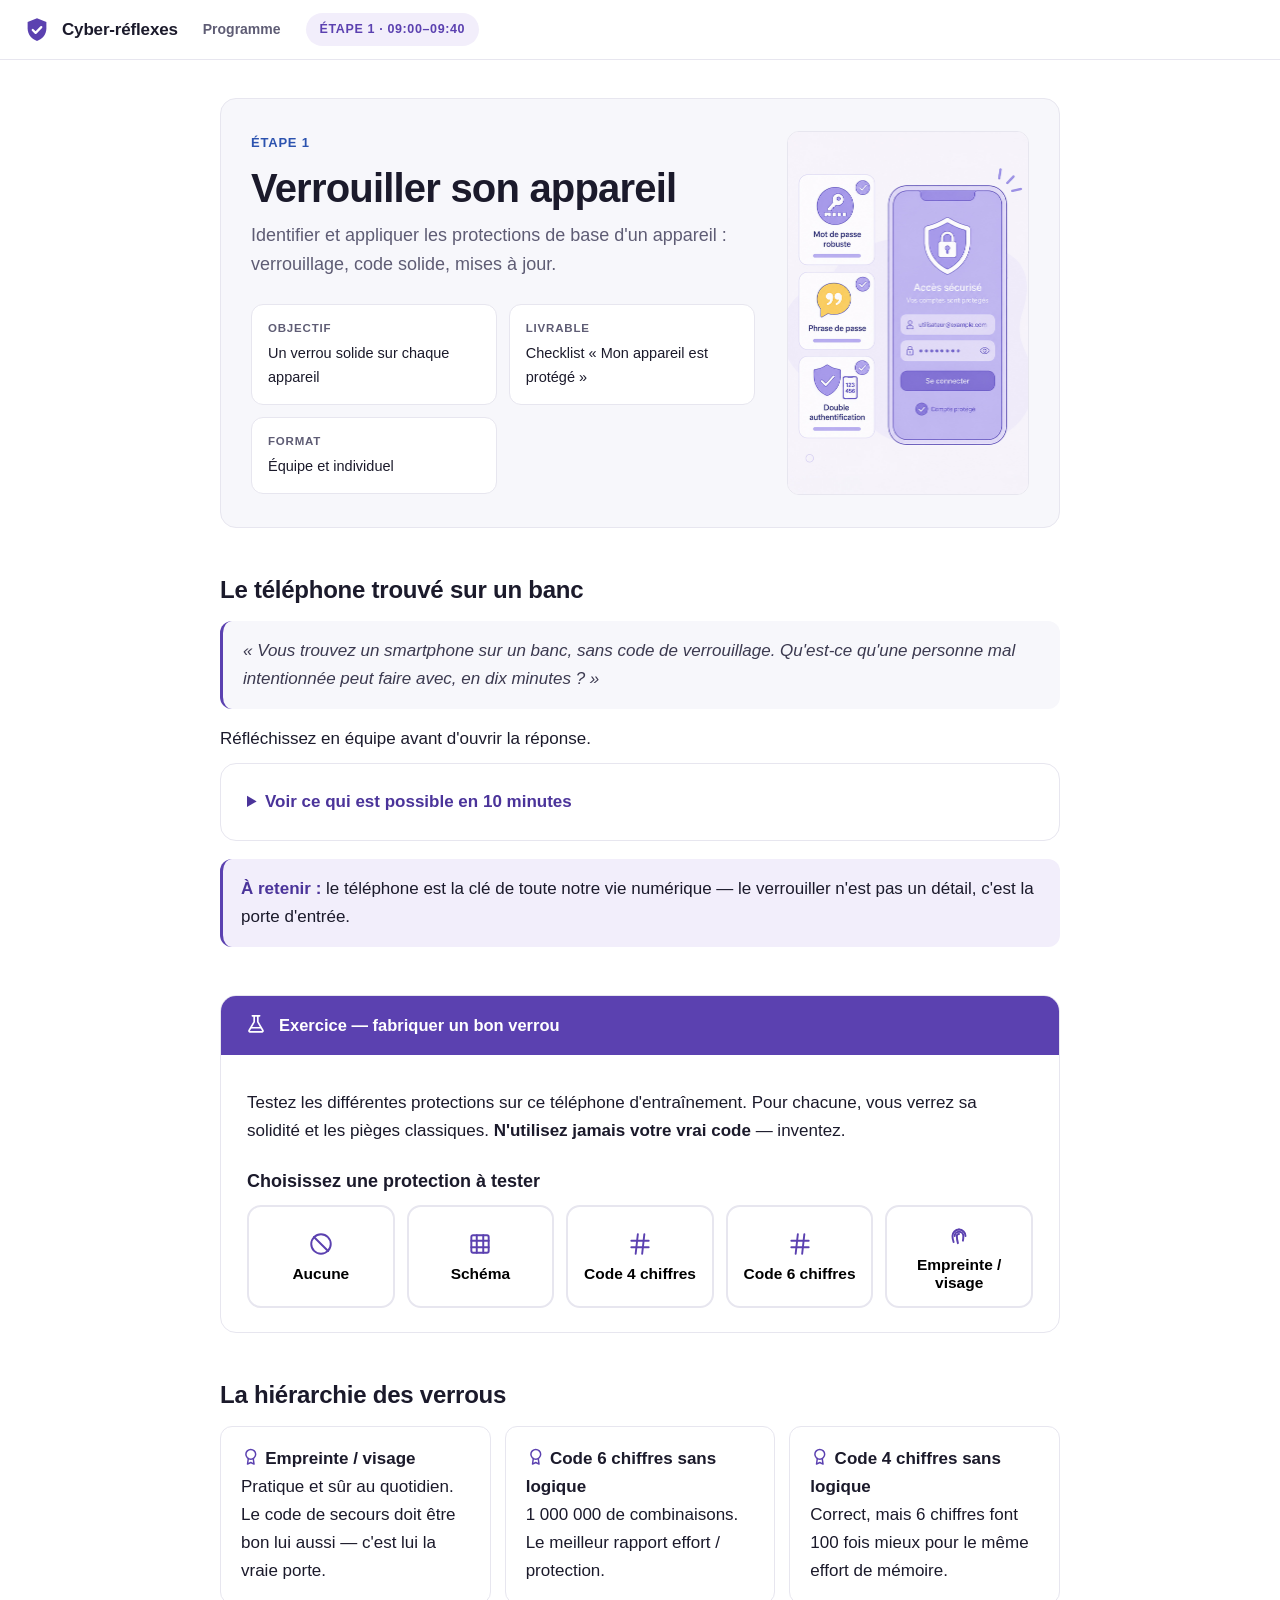
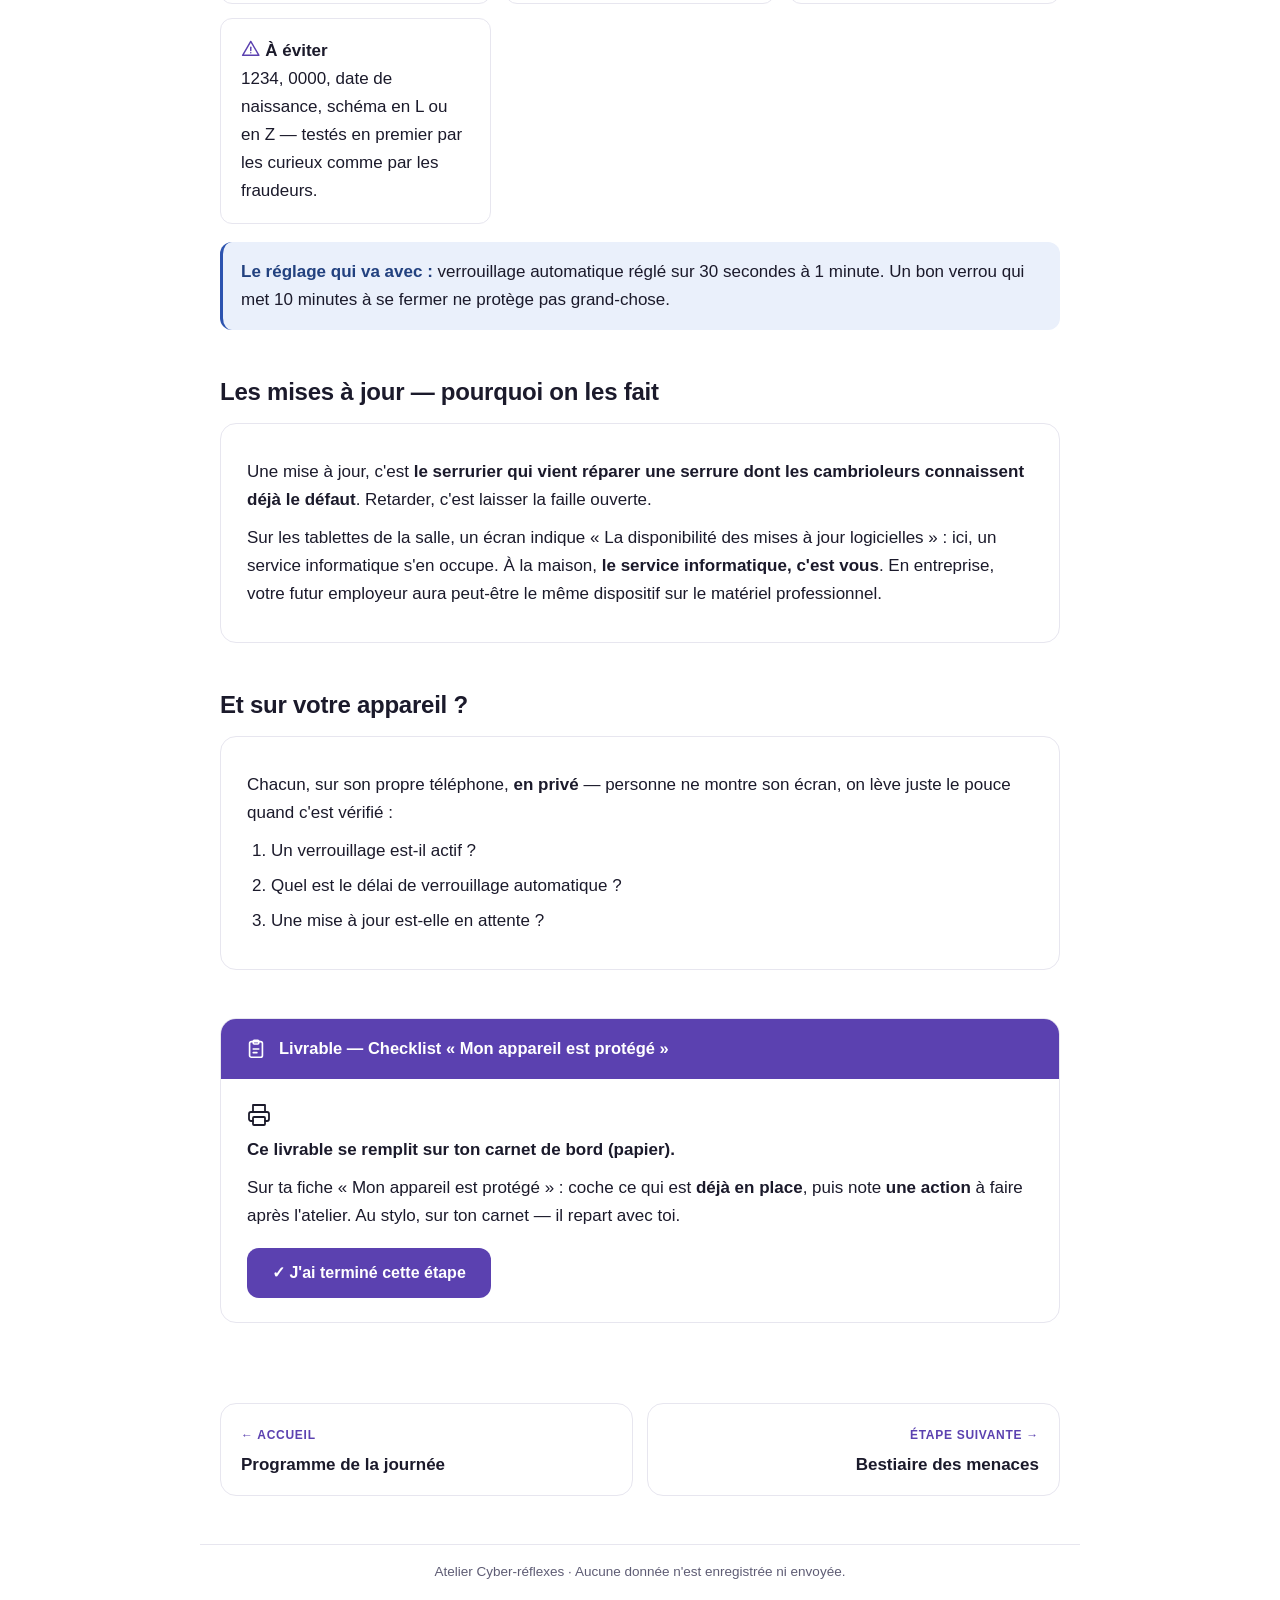
<file: etape1.html>
<!DOCTYPE html>
<html lang="fr">
<head>
<meta charset="UTF-8">
<meta name="viewport" content="width=device-width, initial-scale=1.0">
<link rel="icon" type="image/svg+xml" href="favicon.svg">
<title>Étape 1 · Verrouiller son appareil — Cyber-réflexes</title>
<link rel="stylesheet" href="assets/style.css">
<style>
/* Téléphone d'entraînement */
.phone{width:280px; margin:18px auto; background:#2B2940; border-radius:30px; padding:16px 12px 22px; box-shadow:0 10px 30px rgba(43,41,64,.3)}
.screen{background:#F6F6FA; border-radius:18px; padding:18px 12px; text-align:center}
.dots{display:flex; justify-content:center; gap:12px; margin:8px 0 16px; min-height:16px}
.dots span{width:14px; height:14px; border-radius:50%; border:2px solid #8A87A5}
.dots span.plein{background:#2B2940; border-color:#2B2940}
.pad{display:grid; grid-template-columns:repeat(3,1fr); gap:10px}
.pad button{font-size:22px; padding:13px 0; border-radius:12px; border:1px solid #DBDAE6; background:#fff; cursor:pointer; min-height:52px}
.pad button:active{background:var(--mauve-soft)}
.motif{display:grid; grid-template-columns:repeat(3,70px); gap:20px; justify-content:center; margin:18px auto}
.motif button{width:70px; height:70px; border-radius:50%; border:3px solid #B9B7CC; background:#fff; cursor:pointer; font-size:18px; font-weight:700; color:transparent}
.motif button.pris{border-color:var(--mauve); background:var(--mauve-soft); color:var(--mauve-dark)}
.choix-grid{display:grid; grid-template-columns:repeat(auto-fit,minmax(140px,1fr)); gap:12px}
.choice{background:var(--card); border:2px solid var(--border); border-radius:14px; padding:14px 10px;
  font-size:15.5px; font-weight:600; cursor:pointer; min-height:76px;
  display:flex; flex-direction:column; align-items:center; justify-content:center; gap:6px; text-align:center}
.choice .ic{font-size:25px}
.choice[aria-pressed="true"]{border-color:var(--mauve); background:var(--mauve-soft); color:var(--mauve-dark)}
.panel{display:none; margin-top:18px; border-top:2px dashed var(--border); padding-top:18px}
.panel.actif{display:block}
.check-liste{list-style:none; padding:0; margin:0}
.check-liste li{display:flex; align-items:flex-start; gap:12px; padding:11px 0; border-bottom:1px solid var(--border); margin:0}
.check-liste li:last-child{border-bottom:none}
.check-liste input{width:22px; height:22px; margin-top:2px; accent-color:var(--mauve); flex:none; cursor:pointer}
</style>
</head>
<body>
<header class="topbar">
  <a class="brand" href="index.html"><svg class="logo" width="30" height="30" viewBox="0 0 24 24" fill="none" aria-hidden="true"><path d="M12 2.5 4.5 5.5v5.2c0 4.6 3.1 8.4 7.5 10 4.4-1.6 7.5-5.4 7.5-10V5.5L12 2.5Z" fill="#5B41B0"/><path d="m8.6 12 2.3 2.3 4.5-4.6" stroke="#fff" stroke-width="1.8" stroke-linecap="round" stroke-linejoin="round"/></svg>Cyber-réflexes</a>
  <a class="nav-link" href="index.html#programme">Programme</a>
  <span class="etape-tag">Étape 1 · 09:00–09:40</span>
</header>

<main>
  <div class="hero-etape"><div class="he-copy">
    <div class="surtitre">Étape 1</div>
    <h1>Verrouiller son appareil</h1>
    <p class="sous">Identifier et appliquer les protections de base d'un appareil : verrouillage, code solide, mises à jour.</p>
    <div class="meta-grid">
      <div class="meta"><b>Objectif</b>Un verrou solide sur chaque appareil</div>
      <div class="meta"><b>Livrable</b>Checklist « Mon appareil est protégé »</div>
      <div class="meta"><b>Format</b>Équipe et individuel</div>
    </div>
  </div>
    <figure class="he-media">
      <div class="ph">
        <svg width="34" height="34" viewBox="0 0 24 24" fill="none" aria-hidden="true"><rect x="3" y="4" width="18" height="16" rx="2" stroke="currentColor" stroke-width="1.5"/><circle cx="8.5" cy="9.5" r="1.6" stroke="currentColor" stroke-width="1.5"/><path d="m4 17 4.5-4.5 3.5 3.5 3-3L20 16.5" stroke="currentColor" stroke-width="1.5" stroke-linecap="round" stroke-linejoin="round"/></svg>
        <b>Visuel à venir</b>
        <small>assets/hero-etape1.jpg</small>
      </div>
      <img src="assets/hero-etape1.jpg" alt="Illustration : verrouillage d'un smartphone (cadenas, empreinte)" loading="lazy" onerror="this.remove()">
    </figure>
  </div>

  <section>
    <h2>Le téléphone trouvé sur un banc</h2>
    <div class="quote">« Vous trouvez un smartphone sur un banc, sans code de verrouillage.
      Qu'est-ce qu'une personne mal intentionnée peut faire avec, en dix minutes ? »</div>
    <p>Réfléchissez en équipe avant d'ouvrir la réponse.</p>
    <div class="card">
      <details>
        <summary style="cursor:pointer; font-weight:700; color:var(--mauve-dark)">Voir ce qui est possible en 10 minutes</summary>
        <ul style="margin-top:12px">
          <li>Lire les mails et SMS — donc <b>recevoir les codes de la banque</b> ;</li>
          <li>accéder à toutes les photos ;</li>
          <li>cliquer sur « mot de passe oublié » et prendre les comptes un par un (la réinitialisation passe par le mail ou le SMS !) ;</li>
          <li>écrire aux proches en se faisant passer pour la personne ;</li>
          <li>payer sans contact avec le téléphone.</li>
        </ul>
      </details>
    </div>
    <div class="cle"><b>À retenir :</b> le téléphone est la clé de toute notre vie numérique — le verrouiller n'est pas un détail, c'est la porte d'entrée.</div>
  </section>

  <section class="exo">
    <div class="exo-tete"><span class="pic"><svg class="ei" viewBox="0 0 24 24" fill="none" stroke="currentColor" stroke-width="1.8" stroke-linecap="round" stroke-linejoin="round" aria-hidden="true"><path d="M10 2v6.5L4.5 18a1 1 0 0 0 .9 1.5h13.2a1 1 0 0 0 .9-1.5L14 8.5V2"/><path d="M8 2h8"/><path d="M7 15h10"/></svg></span><b>Exercice — fabriquer un bon verrou</b></div>
    <div class="exo-corps">
      <p>Testez les différentes protections sur ce téléphone d'entraînement. Pour chacune, vous verrez
      sa solidité et les pièges classiques. <b>N'utilisez jamais votre vrai code</b> — inventez.</p>

      <h3>Choisissez une protection à tester</h3>
      <div class="choix-grid" id="choix">
        <button class="choice" data-mode="aucun" aria-pressed="false"><span class="ic"><svg class="ei" viewBox="0 0 24 24" fill="none" stroke="currentColor" stroke-width="1.8" stroke-linecap="round" stroke-linejoin="round" aria-hidden="true"><circle cx="12" cy="12" r="9"/><path d="m5.5 5.5 13 13"/></svg></span>Aucune</button>
        <button class="choice" data-mode="motif" aria-pressed="false"><span class="ic"><svg class="ei" viewBox="0 0 24 24" fill="none" stroke="currentColor" stroke-width="1.8" stroke-linecap="round" stroke-linejoin="round" aria-hidden="true"><rect x="4" y="4" width="16" height="16" rx="1.5"/><path d="M9 4v16M15 4v16M4 9h16M4 15h16"/></svg></span>Schéma</button>
        <button class="choice" data-mode="code4" aria-pressed="false"><span class="ic"><svg class="ei" viewBox="0 0 24 24" fill="none" stroke="currentColor" stroke-width="1.8" stroke-linecap="round" stroke-linejoin="round" aria-hidden="true"><path d="M4 9h16M4 15h16"/><path d="M10 3 8 21M16 3l-2 18"/></svg></span>Code 4 chiffres</button>
        <button class="choice" data-mode="code6" aria-pressed="false"><span class="ic"><svg class="ei" viewBox="0 0 24 24" fill="none" stroke="currentColor" stroke-width="1.8" stroke-linecap="round" stroke-linejoin="round" aria-hidden="true"><path d="M4 9h16M4 15h16"/><path d="M10 3 8 21M16 3l-2 18"/></svg></span>Code 6 chiffres</button>
        <button class="choice" data-mode="bio" aria-pressed="false"><span class="ic"><svg class="ei" viewBox="0 0 24 24" fill="none" stroke="currentColor" stroke-width="1.8" stroke-linecap="round" stroke-linejoin="round" aria-hidden="true"><path d="M12 11a2 2 0 0 0-2 2c0 3 .4 4.6 1 6.5"/><path d="M12 7a6 6 0 0 0-6 6c0 2 .4 3.8 1 5.5"/><path d="M12 7a6 6 0 0 1 6 6"/><path d="M8 13a4 4 0 0 1 8 0c0 1.6 0 2.8-.4 4.2"/></svg></span>Empreinte / visage</button>
      </div>

      <div class="panel" id="p-aucun">
        <h3>Sans verrou</h3>
        <p>Le téléphone est ouvert au premier venu : mails, banque, proches, paiement sans contact.</p>
        <div class="resultat alerte"><span class="tag alerte">Protection nulle</span>
          <p style="margin-bottom:0">Tout ce que vous avez listé dans « le téléphone trouvé » devient possible, tout de suite.</p></div>
      </div>

      <div class="panel" id="p-motif">
        <h3>Schéma de déverrouillage</h3>
        <p>Touchez au moins 4 points dans l'ordre de votre schéma, puis testez.</p>
        <div class="motif" id="motifGrid" aria-label="Grille de schéma 3 par 3"></div>
        <div class="actions" style="justify-content:center">
          <button class="btn ghost" id="motifReset">Recommencer</button>
          <button class="btn" id="motifOk">Tester ce schéma</button>
        </div>
        <div id="v-motif"></div>
      </div>

      <div class="panel" id="p-code">
        <h3 id="codeTitre">Code à 4 chiffres</h3>
        <p>Composez un code d'entraînement (pas votre vrai code !), puis testez.</p>
        <div class="phone"><div class="screen">
          <div class="mono" style="font-size:13px;color:#6F6C86">Téléphone d'entraînement</div>
          <div class="dots" id="codeDots"></div>
          <div class="pad" id="pad"></div>
        </div></div>
        <div class="actions" style="justify-content:center">
          <button class="btn ghost" id="codeReset">Effacer</button>
          <button class="btn" id="codeOk">Tester ce code</button>
        </div>
        <div id="v-code"></div>
      </div>

      <div class="panel" id="p-bio">
        <h3>Empreinte ou visage</h3>
        <p>Posez le doigt (façon capteur) :</p>
        <div class="actions" style="justify-content:center">
          <button class="btn bleu" id="bioBtn" style="min-width:220px"><svg class="ei" viewBox="0 0 24 24" fill="none" stroke="currentColor" stroke-width="1.8" stroke-linecap="round" stroke-linejoin="round" aria-hidden="true"><path d="M12 11a2 2 0 0 0-2 2c0 3 .4 4.6 1 6.5"/><path d="M12 7a6 6 0 0 0-6 6c0 2 .4 3.8 1 5.5"/><path d="M12 7a6 6 0 0 1 6 6"/><path d="M8 13a4 4 0 0 1 8 0c0 1.6 0 2.8-.4 4.2"/></svg> Poser le doigt</button>
        </div>
        <div id="v-bio"></div>
      </div>
    </div>
  </section>

  <section>
    <h2>La hiérarchie des verrous</h2>
    <div class="grid2">
      <div class="mini-carte"><b><svg class="ei" viewBox="0 0 24 24" fill="none" stroke="currentColor" stroke-width="1.8" stroke-linecap="round" stroke-linejoin="round" aria-hidden="true"><circle cx="12" cy="9" r="6"/><path d="m9 14-1 7 4-2 4 2-1-7"/></svg> Empreinte / visage</b><br>Pratique et sûr au quotidien. Le code de secours doit être bon lui aussi — c'est lui la vraie porte.</div>
      <div class="mini-carte"><b><svg class="ei" viewBox="0 0 24 24" fill="none" stroke="currentColor" stroke-width="1.8" stroke-linecap="round" stroke-linejoin="round" aria-hidden="true"><circle cx="12" cy="9" r="6"/><path d="m9 14-1 7 4-2 4 2-1-7"/></svg> Code 6 chiffres sans logique</b><br>1 000 000 de combinaisons. Le meilleur rapport effort / protection.</div>
      <div class="mini-carte"><b><svg class="ei" viewBox="0 0 24 24" fill="none" stroke="currentColor" stroke-width="1.8" stroke-linecap="round" stroke-linejoin="round" aria-hidden="true"><circle cx="12" cy="9" r="6"/><path d="m9 14-1 7 4-2 4 2-1-7"/></svg> Code 4 chiffres sans logique</b><br>Correct, mais 6 chiffres font 100 fois mieux pour le même effort de mémoire.</div>
      <div class="mini-carte"><b><svg class="ei" viewBox="0 0 24 24" fill="none" stroke="currentColor" stroke-width="1.8" stroke-linecap="round" stroke-linejoin="round" aria-hidden="true"><path d="M12 3 2 20h20Z"/><path d="M12 10v4"/><path d="M12 17h.01"/></svg> À éviter</b><br>1234, 0000, date de naissance, schéma en L ou en Z — testés en premier par les curieux comme par les fraudeurs.</div>
    </div>
    <div class="memo"><b>Le réglage qui va avec :</b> verrouillage automatique réglé sur 30 secondes à 1 minute.
      Un bon verrou qui met 10 minutes à se fermer ne protège pas grand-chose.</div>
  </section>

  <section>
    <h2>Les mises à jour — pourquoi on les fait</h2>
    <div class="card">
      <p>Une mise à jour, c'est <b>le serrurier qui vient réparer une serrure dont les cambrioleurs
      connaissent déjà le défaut</b>. Retarder, c'est laisser la faille ouverte.</p>
      <p>Sur les tablettes de la salle, un écran indique « La disponibilité des mises à jour logicielles » :
      ici, un service informatique s'en occupe. À la maison, <b>le service informatique, c'est vous</b>.
      En entreprise, votre futur employeur aura peut-être le même dispositif sur le matériel professionnel.</p>
    </div>
  </section>

  <section>
    <h2>Et sur votre appareil ?</h2>
    <div class="card">
      <p>Chacun, sur son propre téléphone, <b>en privé</b> — personne ne montre son écran, on lève juste le pouce quand c'est vérifié :</p>
      <ol>
        <li>Un verrouillage est-il actif ?</li>
        <li>Quel est le délai de verrouillage automatique ?</li>
        <li>Une mise à jour est-elle en attente ?</li>
      </ol>
    </div>
  </section>

  <section class="exo">
    <div class="exo-tete"><span class="pic"><svg class="ei" viewBox="0 0 24 24" fill="none" stroke="currentColor" stroke-width="1.8" stroke-linecap="round" stroke-linejoin="round" aria-hidden="true"><rect x="5" y="4" width="14" height="17" rx="2"/><rect x="9" y="2.5" width="6" height="4" rx="1"/><path d="M9 12h6M9 16h4"/></svg></span><b>Livrable — Checklist « Mon appareil est protégé »</b></div>
    <div class="exo-corps">
      <div class="vers-carnet">
        <span class="ic"><svg width="24" height="24" viewBox="0 0 24 24" fill="none" stroke="currentColor" stroke-width="1.8" stroke-linecap="round" stroke-linejoin="round" aria-hidden="true"><path d="M6 9V2h12v7"/><path d="M6 18H4a2 2 0 0 1-2-2v-5a2 2 0 0 1 2-2h16a2 2 0 0 1 2 2v5a2 2 0 0 1-2 2h-2"/><rect x="6" y="14" width="12" height="8" rx="1"/></svg></span>
        <div>
          <b>Ce livrable se remplit sur ton carnet de bord (papier).</b>
          <p>Sur ta fiche « Mon appareil est protégé » : coche ce qui est <b>déjà en place</b>, puis note <b>une action</b> à faire après l'atelier. Au stylo, sur ton carnet — il repart avec toi.</p>
        </div>
      </div>
      <div class="actions">
        <button class="btn" id="finEtape">✓ J'ai terminé cette étape</button>
      </div>
      <div id="finMsg"></div>
    </div>
  </section>
</main>

<nav class="pager">
  <a href="index.html"><span class="dir">← Accueil</span><span class="titre" style="display:block">Programme de la journée</span></a>
  <a class="suivant" href="bestiaire.html"><span class="dir">Étape suivante →</span><span class="titre" style="display:block">Bestiaire des menaces</span></a>
</nav>
<footer class="colophon">Atelier Cyber-réflexes · Aucune donnée n'est enregistrée ni envoyée.</footer>

<script src="assets/site.js"></script>
<script>
(function(){
  var boutons=document.querySelectorAll('.choice');
  var codeLen=4, codeVal='', motifSeq=[];
  function montre(m){
    boutons.forEach(function(b){b.setAttribute('aria-pressed', b.dataset.mode===m ? 'true':'false');});
    document.querySelectorAll('.panel').forEach(function(p){p.classList.remove('actif');});
    var id=(m==='code4'||m==='code6')?'p-code':'p-'+m;
    var p=document.getElementById(id);
    if(p){p.classList.add('actif'); p.scrollIntoView({behavior:'smooth',block:'start'});}
    if(m==='code4'||m==='code6'){
      codeLen=(m==='code6')?6:4;
      document.getElementById('codeTitre').textContent='Code à '+codeLen+' chiffres';
      codeVal=''; majDots(); vide('v-code');
    }
    if(m==='motif'){motifSeq=[]; majMotif(); vide('v-motif');}
    if(m==='bio'){vide('v-bio');}
  }
  boutons.forEach(function(b){b.addEventListener('click',function(){montre(b.dataset.mode);});});
  function vide(id){document.getElementById(id).innerHTML='';}

  function verdict(id,niveau,titre,points,memo){
    var html='<div class="resultat '+niveau+'"><span class="tag '+niveau+'">'+titre+'</span><ul>';
    points.forEach(function(pt){html+='<li>'+pt+'</li>';});
    html+='</ul>'+(memo?'<div class="memo" style="margin-bottom:0"><b>Conseil :</b> '+memo+'</div>':'')+'</div>';
    var v=document.getElementById(id);
    v.innerHTML=html;
    v.scrollIntoView({behavior:'smooth',block:'nearest'});
  }

  var pad=document.getElementById('pad');
  ['1','2','3','4','5','6','7','8','9','','0','⌫'].forEach(function(t){
    var b=document.createElement('button');
    b.textContent=t; if(t===''){b.disabled=true; b.style.visibility='hidden';}
    b.addEventListener('click',function(){
      if(t==='⌫'){codeVal=codeVal.slice(0,-1);}
      else if(codeVal.length<codeLen){codeVal+=t;}
      majDots();
    });
    pad.appendChild(b);
  });
  function majDots(){
    var d=document.getElementById('codeDots'); d.innerHTML='';
    for(var i=0;i<codeLen;i++){
      var s=document.createElement('span');
      if(i<codeVal.length){s.className='plein';}
      d.appendChild(s);
    }
  }
  document.getElementById('codeReset').addEventListener('click',function(){codeVal=''; majDots(); vide('v-code');});
  document.getElementById('codeOk').addEventListener('click',function(){
    if(codeVal.length<codeLen){
      verdict('v-code','verif','Incomplet',['Composez les '+codeLen+' chiffres avant de tester.']);
      return;
    }
    analyseCode(codeVal);
  });

  function analyseCode(c){
    var pieges=[];
    var suites='0123456789', suitesInv='9876543210';
    if(suites.indexOf(c)>-1 || suitesInv.indexOf(c)>-1){pieges.push('Une suite (comme '+c+') fait partie des tout premiers codes essayés.');}
    if(/^(\d)\1+$/.test(c)){pieges.push('Un chiffre répété ('+c+') est deviné immédiatement.');}
    if(c.length===4){
      var n=parseInt(c,10);
      if(n>=1940 && n<=2015){pieges.push('On dirait une année de naissance — c\'est la première chose qu\'un proche ou un fraudeur essaie.');}
      var mm=parseInt(c.slice(0,2),10), jj=parseInt(c.slice(2),10);
      if(mm>=1&&mm<=31&&jj>=1&&jj<=12 && !(n>=1940&&n<=2015)){pieges.push('On dirait une date (jour/mois) — facile à deviner pour qui vous connaît.');}
    }
    if(c==='2580'||c==='0852'){pieges.push('2580, c\'est la colonne du clavier — dans le top des codes connus.');}
    if(c.length===6){
      var a=parseInt(c.slice(0,4),10), a2=parseInt(c.slice(2),10);
      if((a>=1940&&a<=2015)||(a2>=1940&&a2<=2015)){pieges.push('Ce code contient ce qui ressemble à une année de naissance.');}
    }
    if(pieges.length){
      verdict('v-code','alerte','Devinable',
        pieges.concat(['Les fraudeurs (et les proches curieux) essaient d\'abord les codes évidents : suites, répétitions, dates.']),
        'Choisissez '+codeLen+' chiffres sans logique — pas de date, pas de suite.');
    } else if(c.length===4){
      verdict('v-code','verif','Correct',
        ['Rien d\'évident : bien.',
         '10 000 combinaisons possibles — ça décourage un curieux, mais 6 chiffres font 100 fois mieux pour le même effort de mémoire.'],
        'Passez à 6 chiffres si votre téléphone le propose : c\'est le meilleur rapport effort/protection.');
    } else {
      verdict('v-code','ok','Solide',
        ['6 chiffres sans logique : 1 000 000 de combinaisons.',
         'Avec le verrouillage automatique et les pauses imposées par le téléphone après quelques erreurs, c\'est un très bon verrou du quotidien.'],
        'Gardez ce code pour vous — il ne se prête pas, il ne se crie pas dans le bus.');
    }
  }

  var grid=document.getElementById('motifGrid');
  for(var i=1;i<=9;i++){
    (function(n){
      var b=document.createElement('button');
      b.textContent=n; b.setAttribute('aria-label','Point '+n);
      b.addEventListener('click',function(){
        if(motifSeq.indexOf(n)===-1){motifSeq.push(n); majMotif();}
      });
      grid.appendChild(b);
    })(i);
  }
  function majMotif(){
    var bs=grid.querySelectorAll('button');
    bs.forEach(function(b,idx){
      var n=idx+1, pos=motifSeq.indexOf(n);
      if(pos>-1){b.classList.add('pris'); b.textContent=pos+1;}
      else{b.classList.remove('pris'); b.textContent=n;}
    });
  }
  document.getElementById('motifReset').addEventListener('click',function(){motifSeq=[]; majMotif(); vide('v-motif');});
  document.getElementById('motifOk').addEventListener('click',function(){
    var connus={'1236':'un L inversé','1478':'un L','1235':'une diagonale simple','1596':'un Z',
                '12369':'un grand L','14789':'un grand L','1256':'un carré partiel','32147':'un S'};
    var cle=motifSeq.join('');
    if(motifSeq.length<4){
      verdict('v-motif','alerte','Trop court',
        ['Moins de 4 points : quelques dizaines de possibilités seulement.',
         'Et un schéma court se lit par-dessus l\'épaule en une seconde.']);
      return;
    }
    var lignes=['123','456','789','147','258','369','159','357'];
    var estLigne = motifSeq.length<=5 && lignes.some(function(l){return cle.indexOf(l)===0||cle.split('').reverse().join('').indexOf(l)===0;});
    if(connus[cle] || estLigne){
      verdict('v-motif','alerte','Devinable',
        ['Ce tracé ressemble à '+(connus[cle]||'une ligne droite')+' : les formes en L, Z et lignes sont les premières testées.',
         'Autre faiblesse du schéma : la trace de doigt reste visible sur l\'écran.'],
        'Si vous aimez le schéma : 6 points minimum, avec des croisements — ou passez au code 6 chiffres.');
    } else if(motifSeq.length>=6){
      verdict('v-motif','verif','Correct',
        ['Tracé long et sans forme évidente : mieux que la moyenne.',
         'Le schéma reste toutefois lisible par-dessus l\'épaule et laisse des traces sur l\'écran.'],
        'Le code à 6 chiffres ou la biométrie restent plus sûrs au quotidien.');
    } else {
      verdict('v-motif','verif','Moyen',
        ['Pas de forme évidente, mais un tracé de '+motifSeq.length+' points reste vite observé et reproduit.'],
        'Allongez à 6 points minimum — ou préférez un code 6 chiffres.');
    }
  });

  document.getElementById('bioBtn').addEventListener('click',function(){
    verdict('v-bio','ok','Solide et pratique',
      ['Votre empreinte ou votre visage ne se devine pas, ne s\'observe pas par-dessus l\'épaule, et ne s\'oublie pas.',
       'C\'est aussi le plus rapide au quotidien — donc on ne triche pas en désactivant le verrou.',
       'Point clé : le téléphone garde toujours un code de secours. Ce code doit être bon lui aussi — c\'est lui la vraie porte.'],
      'Biométrie au quotidien + code de secours à 6 chiffres sans logique.');
  });

  document.getElementById('finEtape').addEventListener('click',function(){
    CR.marquer('etape1');
    document.getElementById('finMsg').innerHTML=
      '<div class="resultat ok" ><span class="tag ok">Étape validée</span>'+
      '<p style="margin-bottom:0">Bien joué. Reportez votre action sur votre carnet de bord — il part avec vous.</p></div>';
  });
})();
</script>
</body>
</html>
</file>
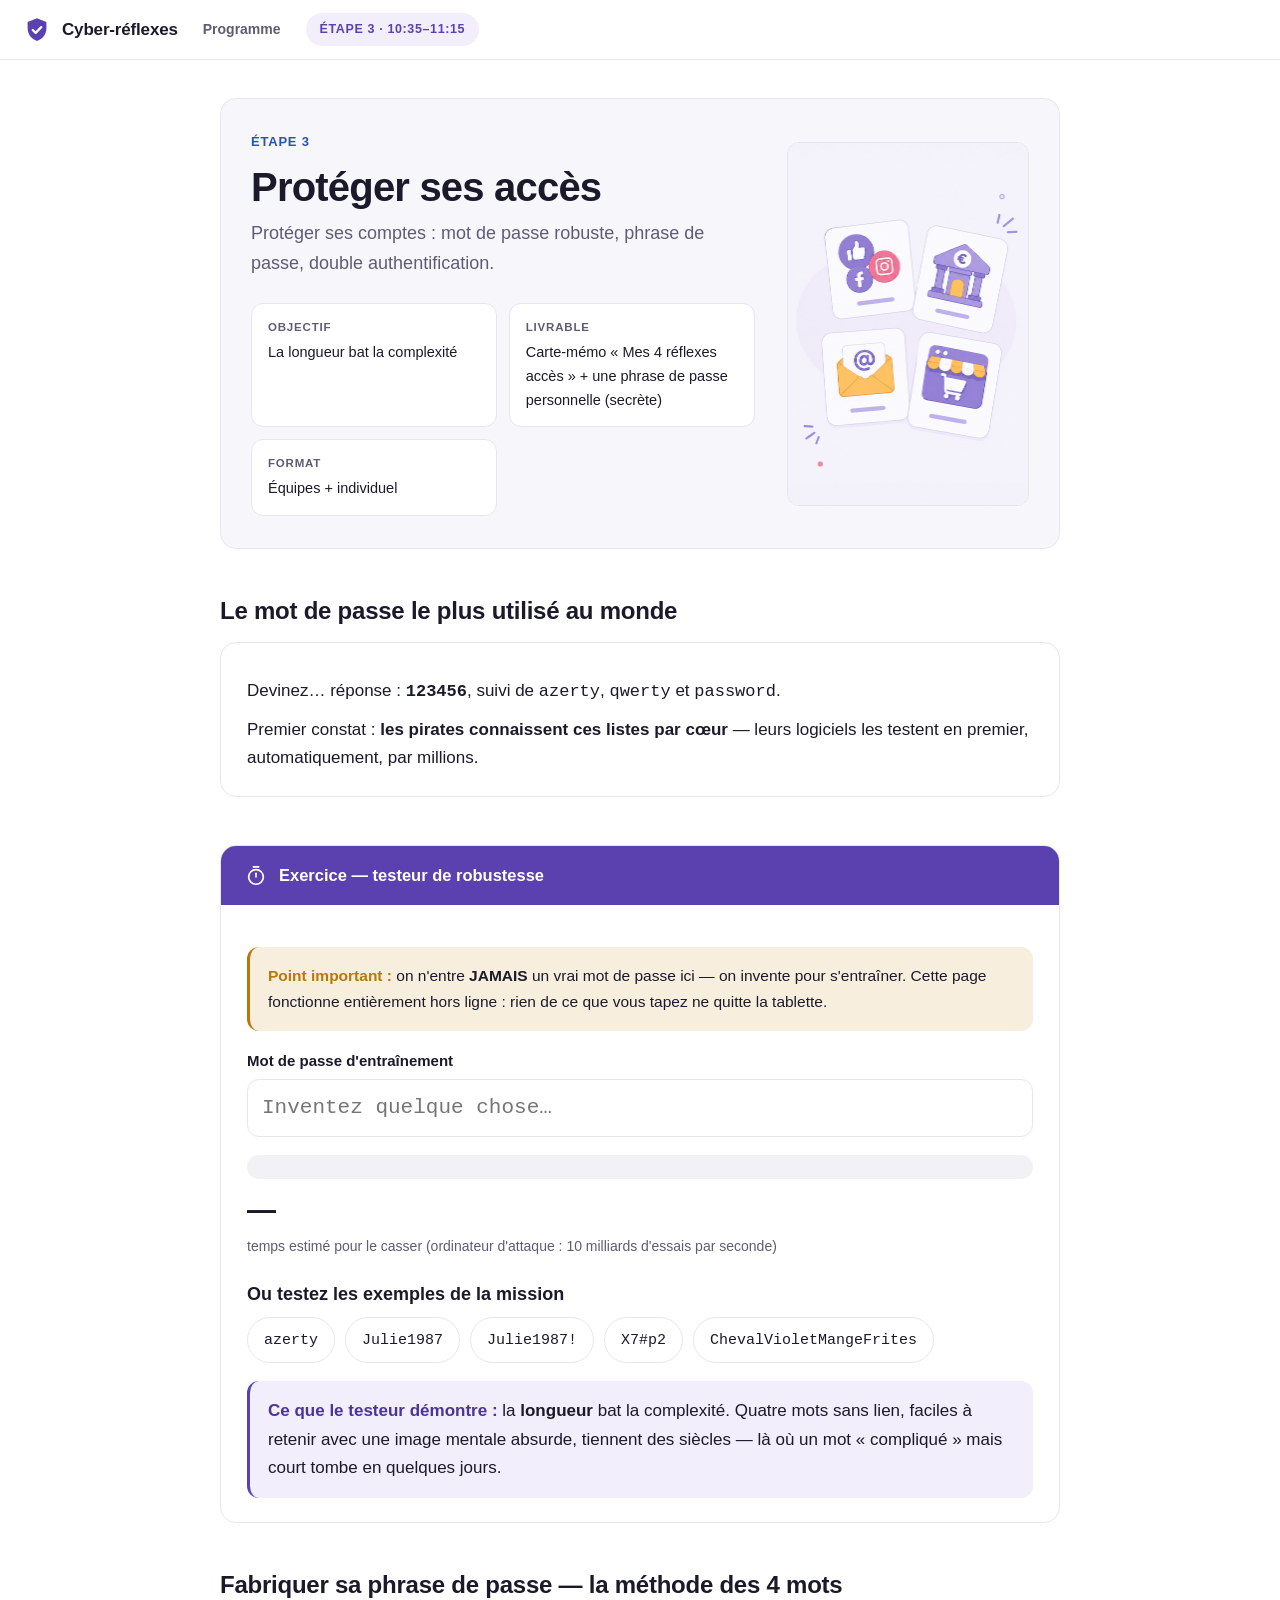
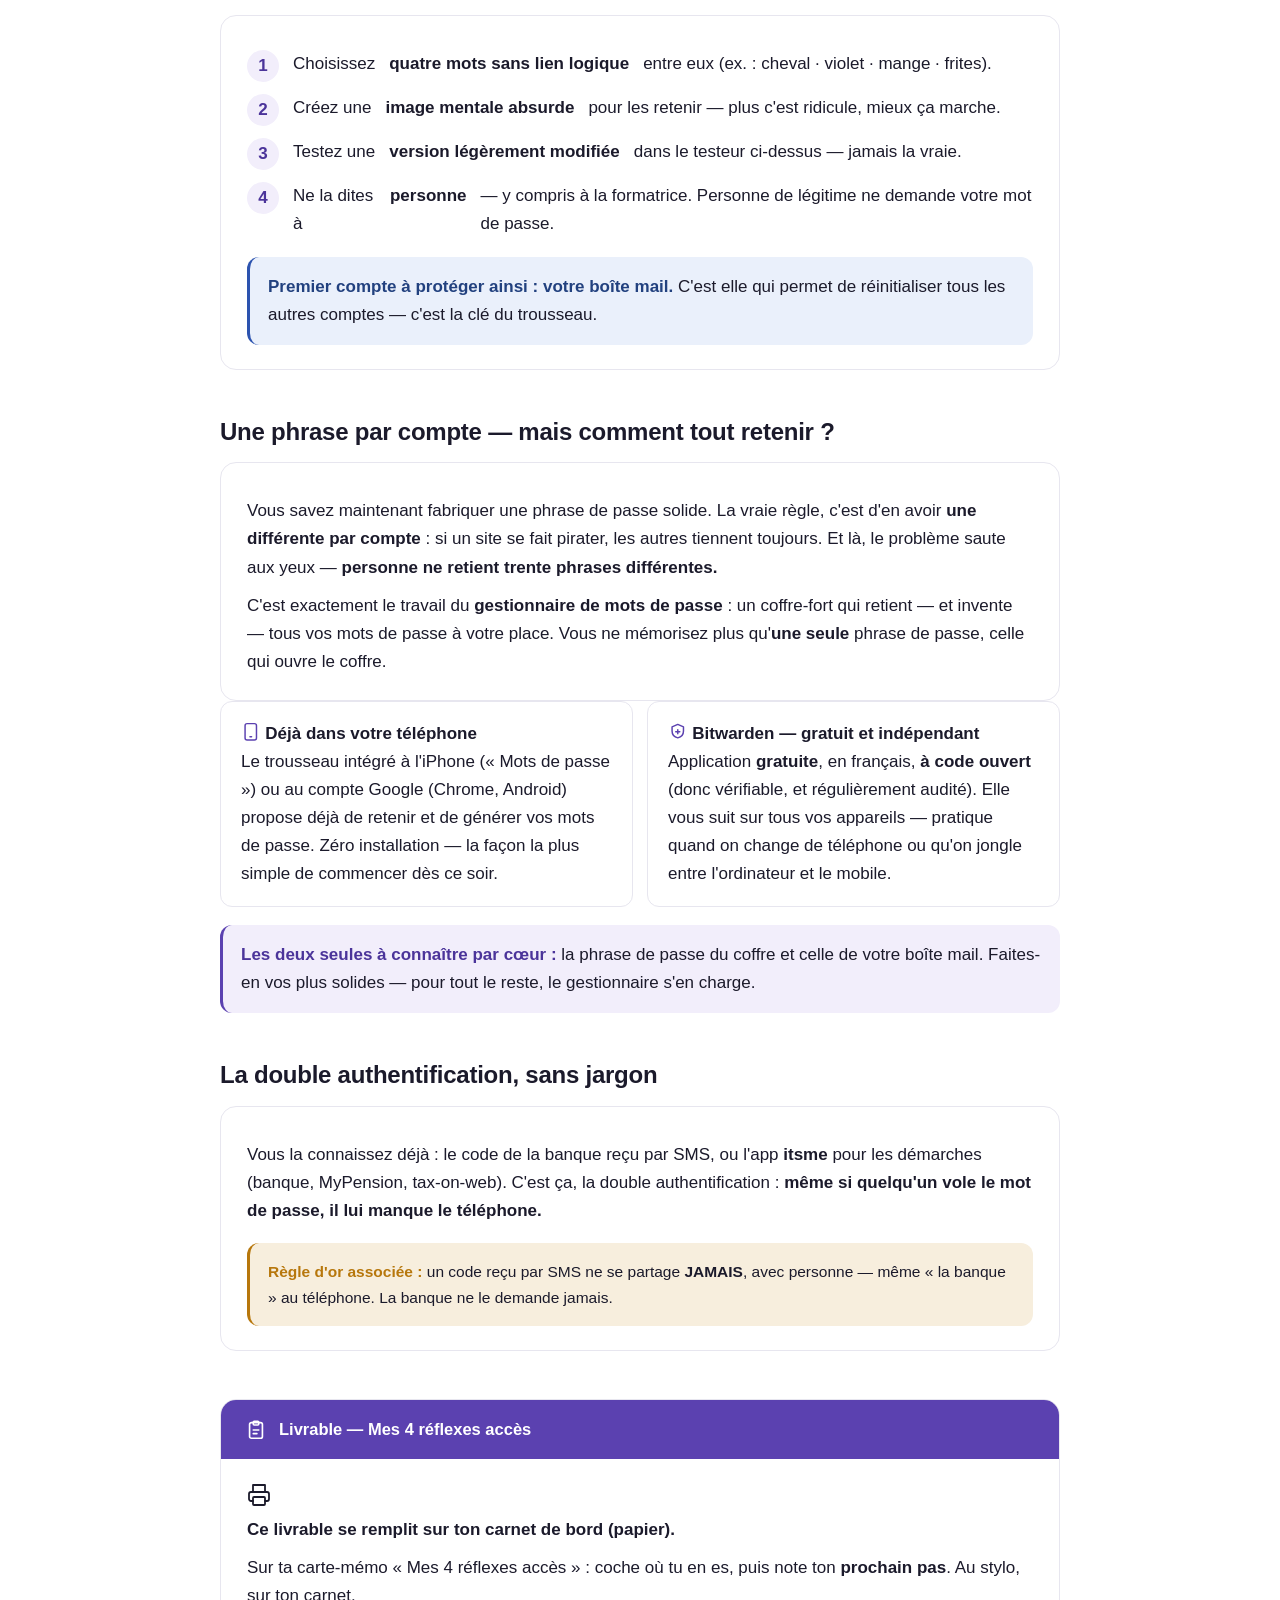
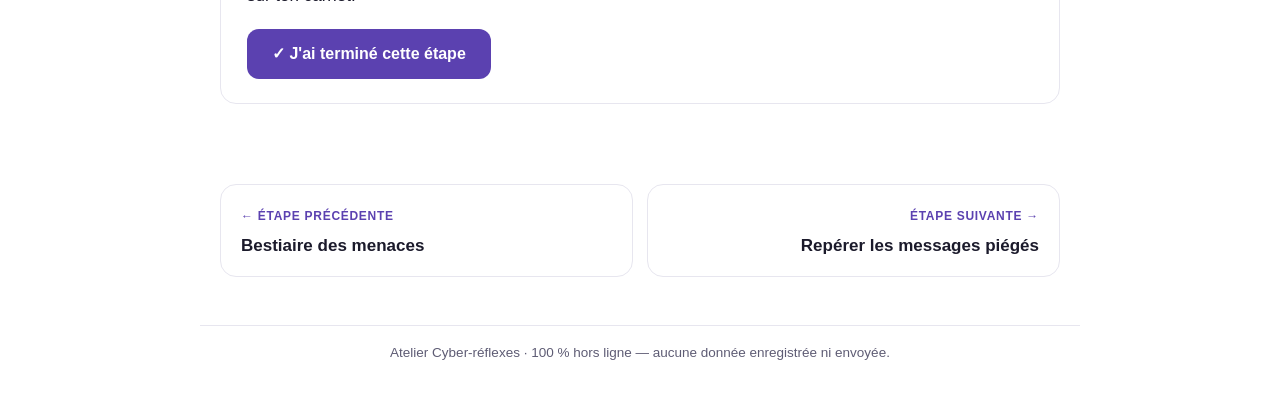
<file: etape2.html>
<!DOCTYPE html>
<html lang="fr">
<head>
<meta charset="UTF-8">
<meta name="viewport" content="width=device-width, initial-scale=1.0">
<link rel="icon" type="image/svg+xml" href="favicon.svg">
<title>Étape 3 · Protéger ses accès — Cyber-réflexes</title>
<link rel="stylesheet" href="assets/style.css">
<style>
.jauge{height:24px; background:var(--grey-soft); border-radius:12px; overflow:hidden; margin:18px 0 8px}
.jauge > div{height:100%; width:0%; border-radius:12px; transition:width .3s ease, background .3s ease}
.temps{font-size:29px; font-weight:800; margin:6px 0 2px}
.temps small{display:block; font-size:14px; font-weight:400; color:var(--muted)}
#mdp{font-family:ui-monospace,"SF Mono",Menlo,Consolas,monospace; font-size:21px}
.etapes-methode{counter-reset:et; list-style:none; padding:0}
.etapes-methode li{counter-increment:et; display:flex; gap:14px; align-items:flex-start; margin-bottom:12px}
.etapes-methode li::before{content:counter(et); flex:none; width:32px; height:32px; border-radius:50%;
  background:var(--mauve-soft); color:var(--mauve-dark); font-weight:800; display:flex; align-items:center; justify-content:center}
.check-liste{list-style:none; padding:0; margin:0}
.check-liste li{display:flex; align-items:flex-start; gap:12px; padding:11px 0; border-bottom:1px solid var(--border); margin:0}
.check-liste li:last-child{border-bottom:none}
.check-liste input{width:22px; height:22px; margin-top:2px; accent-color:var(--mauve); flex:none; cursor:pointer}
.check-liste label{font-weight:400; color:var(--text)}
</style>
</head>
<body>
<header class="topbar">
  <a class="brand" href="index.html"><svg class="logo" width="30" height="30" viewBox="0 0 24 24" fill="none" aria-hidden="true"><path d="M12 2.5 4.5 5.5v5.2c0 4.6 3.1 8.4 7.5 10 4.4-1.6 7.5-5.4 7.5-10V5.5L12 2.5Z" fill="#5B41B0"/><path d="m8.6 12 2.3 2.3 4.5-4.6" stroke="#fff" stroke-width="1.8" stroke-linecap="round" stroke-linejoin="round"/></svg>Cyber-réflexes</a>
  <a class="nav-link" href="index.html#programme">Programme</a>
  <span class="etape-tag">Étape 3 · 10:35–11:15</span>
</header>

<main>
  <div class="hero-etape"><div class="he-copy">
    <div class="surtitre">Étape 3</div>
    <h1>Protéger ses accès</h1>
    <p class="sous">Protéger ses comptes : mot de passe robuste, phrase de passe, double authentification.</p>
    <div class="meta-grid">
      <div class="meta"><b>Objectif</b>La longueur bat la complexité</div>
      <div class="meta"><b>Livrable</b>Carte-mémo « Mes 4 réflexes accès » + une phrase de passe personnelle (secrète)</div>
      <div class="meta"><b>Format</b>Équipes + individuel</div>
    </div>
  </div>
    <figure class="he-media">
      <div class="ph">
        <svg width="34" height="34" viewBox="0 0 24 24" fill="none" aria-hidden="true"><rect x="3" y="4" width="18" height="16" rx="2" stroke="currentColor" stroke-width="1.5"/><circle cx="8.5" cy="9.5" r="1.6" stroke="currentColor" stroke-width="1.5"/><path d="m4 17 4.5-4.5 3.5 3.5 3-3L20 16.5" stroke="currentColor" stroke-width="1.5" stroke-linecap="round" stroke-linejoin="round"/></svg>
        <b>Visuel à venir</b>
        <small>assets/hero-etape2.jpg</small>
      </div>
      <img src="assets/hero-etape2.jpg" alt="Illustration : mot de passe robuste et clé de sécurité" loading="lazy" onerror="this.remove()">
    </figure>
  </div>

  <section>
    <h2>Le mot de passe le plus utilisé au monde</h2>
    <div class="card">
      <p>Devinez… réponse : <b class="mono">123456</b>, suivi de <span class="mono">azerty</span>,
      <span class="mono">qwerty</span> et <span class="mono">password</span>.</p>
      <p style="margin-bottom:0">Premier constat : <b>les pirates connaissent ces listes par cœur</b> —
      leurs logiciels les testent en premier, automatiquement, par millions.</p>
    </div>
  </section>

  <section class="exo">
    <div class="exo-tete"><span class="pic"><svg class="ei" viewBox="0 0 24 24" fill="none" stroke="currentColor" stroke-width="1.8" stroke-linecap="round" stroke-linejoin="round" aria-hidden="true"><circle cx="12" cy="13" r="8"/><path d="M12 13V9"/><path d="M9 2h6"/></svg></span><b>Exercice — testeur de robustesse</b></div>
    <div class="exo-corps">
      <div class="avert"><b>Point important :</b> on n'entre <b>JAMAIS</b> un vrai mot de passe ici — on invente pour s'entraîner.
      Cette page fonctionne entièrement hors ligne : rien de ce que vous tapez ne quitte la tablette.</div>

      <label for="mdp">Mot de passe d'entraînement</label>
      <input type="text" id="mdp" autocomplete="off" autocorrect="off" autocapitalize="off" spellcheck="false"
        placeholder="Inventez quelque chose…">
      <div class="jauge"><div id="barre"></div></div>
      <div class="temps" id="temps">—<small>temps estimé pour le casser (ordinateur d'attaque : 10 milliards d'essais par seconde)</small></div>
      <div id="verdictZone"></div>
      <div id="analyse"></div>

      <h3>Ou testez les exemples de la mission</h3>
      <div class="chips" id="chips">
        <button class="chip">azerty</button>
        <button class="chip">Julie1987</button>
        <button class="chip">Julie1987!</button>
        <button class="chip">X7#p2</button>
        <button class="chip">ChevalVioletMangeFrites</button>
      </div>
      <div class="cle" style="margin-bottom:0"><b>Ce que le testeur démontre :</b> la <b>longueur</b> bat la complexité.
        Quatre mots sans lien, faciles à retenir avec une image mentale absurde, tiennent des siècles —
        là où un mot « compliqué » mais court tombe en quelques jours.</div>
    </div>
  </section>

  <section>
    <h2>Fabriquer sa phrase de passe — la méthode des 4 mots</h2>
    <div class="card">
      <ol class="etapes-methode">
        <li>Choisissez <b>quatre mots sans lien logique</b> entre eux (ex. : cheval · violet · mange · frites).</li>
        <li>Créez une <b>image mentale absurde</b> pour les retenir — plus c'est ridicule, mieux ça marche.</li>
        <li>Testez une <b>version légèrement modifiée</b> dans le testeur ci-dessus — jamais la vraie.</li>
        <li>Ne la dites à <b>personne</b> — y compris à la formatrice. Personne de légitime ne demande votre mot de passe.</li>
      </ol>
      <div class="memo" style="margin-bottom:0"><b>Premier compte à protéger ainsi : votre boîte mail.</b>
        C'est elle qui permet de réinitialiser tous les autres comptes — c'est la clé du trousseau.</div>
    </div>
  </section>

  <section>
    <h2>Une phrase par compte — mais comment tout retenir ?</h2>
    <div class="card">
      <p>Vous savez maintenant fabriquer une phrase de passe solide. La vraie règle, c'est d'en avoir
      <b>une différente par compte</b> : si un site se fait pirater, les autres tiennent toujours.
      Et là, le problème saute aux yeux — <b>personne ne retient trente phrases différentes.</b></p>
      <p style="margin-bottom:0">C'est exactement le travail du <b>gestionnaire de mots de passe</b> : un coffre-fort
      qui retient — et invente — tous vos mots de passe à votre place. Vous ne mémorisez plus qu'<b>une seule</b>
      phrase de passe, celle qui ouvre le coffre.</p>
    </div>

    <div class="grid2">
      <div class="mini-carte"><b><svg class="ei" viewBox="0 0 24 24" fill="none" stroke="currentColor" stroke-width="1.8" stroke-linecap="round" stroke-linejoin="round" aria-hidden="true"><rect x="5" y="2" width="14" height="20" rx="2.5"/><path d="M11 18h2"/></svg> Déjà dans votre téléphone</b><br>Le trousseau intégré à l'iPhone (« Mots de passe ») ou au compte Google (Chrome, Android) propose déjà de retenir et de générer vos mots de passe. Zéro installation — la façon la plus simple de commencer dès ce soir.</div>
      <div class="mini-carte"><b><svg class="ei" viewBox="0 0 24 24" fill="none" stroke="currentColor" stroke-width="1.8" stroke-linecap="round" stroke-linejoin="round" aria-hidden="true"><path d="M12 3 5 6v5c0 4 2.8 7.5 7 8.5 4.2-1 7-4.5 7-8.5V6l-7-3Z"/><path d="M9.5 12h5M12 9.5v5"/></svg> Bitwarden — gratuit et indépendant</b><br>Application <b>gratuite</b>, en français, <b>à code ouvert</b> (donc vérifiable, et régulièrement audité). Elle vous suit sur tous vos appareils — pratique quand on change de téléphone ou qu'on jongle entre l'ordinateur et le mobile.</div>
    </div>

    <div class="cle" style="margin-bottom:0"><b>Les deux seules à connaître par cœur :</b> la phrase de passe du coffre
      et celle de votre boîte mail. Faites-en vos plus solides — pour tout le reste, le gestionnaire s'en charge.</div>
  </section>

  <section>
    <h2>La double authentification, sans jargon</h2>
    <div class="card">
      <p>Vous la connaissez déjà : le code de la banque reçu par SMS, ou l'app <b>itsme</b> pour les démarches
      (banque, MyPension, tax-on-web). C'est ça, la double authentification :
      <b>même si quelqu'un vole le mot de passe, il lui manque le téléphone.</b></p>
      <div class="avert" style="margin-bottom:0"><b>Règle d'or associée :</b> un code reçu par SMS ne se partage <b>JAMAIS</b>,
      avec personne — même « la banque » au téléphone. La banque ne le demande jamais.</div>
    </div>
  </section>

  <section class="exo">
    <div class="exo-tete"><span class="pic"><svg class="ei" viewBox="0 0 24 24" fill="none" stroke="currentColor" stroke-width="1.8" stroke-linecap="round" stroke-linejoin="round" aria-hidden="true"><rect x="5" y="4" width="14" height="17" rx="2"/><rect x="9" y="2.5" width="6" height="4" rx="1"/><path d="M9 12h6M9 16h4"/></svg></span><b>Livrable — Mes 4 réflexes accès</b></div>
    <div class="exo-corps">
      <div class="vers-carnet">
        <span class="ic"><svg width="24" height="24" viewBox="0 0 24 24" fill="none" stroke="currentColor" stroke-width="1.8" stroke-linecap="round" stroke-linejoin="round" aria-hidden="true"><path d="M6 9V2h12v7"/><path d="M6 18H4a2 2 0 0 1-2-2v-5a2 2 0 0 1 2-2h16a2 2 0 0 1 2 2v5a2 2 0 0 1-2 2h-2"/><rect x="6" y="14" width="12" height="8" rx="1"/></svg></span>
        <div>
          <b>Ce livrable se remplit sur ton carnet de bord (papier).</b>
          <p>Sur ta carte-mémo « Mes 4 réflexes accès » : coche où tu en es, puis note ton <b>prochain pas</b>. Au stylo, sur ton carnet.</p>
        </div>
      </div>
      <div class="actions">
        <button class="btn" id="finEtape">✓ J'ai terminé cette étape</button>
      </div>
      <div id="finMsg"></div>
    </div>
  </section>
</main>

<nav class="pager">
  <a href="bestiaire.html"><span class="dir">← Étape précédente</span><span class="titre" style="display:block">Bestiaire des menaces</span></a>
  <a class="suivant" href="etape3.html"><span class="dir">Étape suivante →</span><span class="titre" style="display:block">Repérer les messages piégés</span></a>
</nav>
<footer class="colophon">Atelier Cyber-réflexes · 100 % hors ligne — aucune donnée enregistrée ni envoyée.</footer>

<script src="assets/site.js"></script>
<script>
(function(){
  var COMMUNS=['123456','1234567','12345678','123456789','1234567890','000000','111111','azerty','azertyuiop',
    'qwerty','password','motdepasse','admin','soleil','bonjour','doudou','chocolat','marseille','loulou',
    'iloveyou','welcome','football','princesse','superman','azerty123','abc123','password1'];
  var SEQ=['azerty','qwerty','abcdef','123456','654321','abcd','wxcvbn'];

  var input=document.getElementById('mdp');
  var barre=document.getElementById('barre');
  var temps=document.getElementById('temps');
  var vz=document.getElementById('verdictZone');
  var an=document.getElementById('analyse');
  var aTeste=false;

  document.getElementById('chips').addEventListener('click',function(e){
    if(e.target.classList.contains('chip')){input.value=e.target.textContent; evalue();}
  });
  input.addEventListener('input',evalue);

  function humanise(sec){
    if(sec<1) return 'Instantané';
    var u=[['seconde',60],['minute',60],['heure',24],['jour',365],['an',100],['siècle',Infinity]];
    var val=sec, nom='seconde';
    for(var i=0;i<u.length;i++){
      nom=u[i][0];
      if(val<u[i][1]) break;
      val=val/u[i][1];
    }
    if(nom==='siècle' && val>1e9) return 'Plus vieux que l\'univers';
    if(nom==='siècle' && val>1e6) return 'Des millions de siècles';
    var n=Math.round(val);
    var pl=(n>1)?(nom==='an'?'ans':nom+'s'):nom;
    return n+' '+pl;
  }

  function evalue(){
    var p=input.value;
    an.innerHTML=''; vz.innerHTML='';
    if(!p){barre.style.width='0%'; temps.firstChild.textContent='—'; return;}
    if(!aTeste){aTeste=true;}

    var bas=p.toLowerCase();
    var points=[];
    var commun = COMMUNS.indexOf(bas)>-1;
    var quasiCommun = !commun && COMMUNS.some(function(c){return bas.indexOf(c)===0 && bas.length<=c.length+3;});

    var charset=0;
    if(/[a-z]/.test(p)) charset+=26;
    if(/[A-Z]/.test(p)) charset+=26;
    if(/[0-9]/.test(p)) charset+=10;
    if(/[^a-zA-Z0-9]/.test(p)) charset+=33;
    if(charset===0) charset=10;

    var essaisParSec=1e10;
    var combi=Math.pow(charset,p.length);
    var sec=combi/essaisParSec/2;

    if(commun){sec=0; points.push('Ce mot de passe figure dans les listes que les pirates testent en premier : il tombe immédiatement, quelle que soit sa longueur.');}
    if(quasiCommun){sec=Math.min(sec,5); points.push('Base très courante légèrement modifiée — les logiciels d\'attaque testent aussi ces variantes.');}
    SEQ.forEach(function(s){ if(bas.indexOf(s)>-1 && !commun){ sec=sec/1e3; points.push('Contient une suite de clavier ou de chiffres (« '+s+' ») : les attaques par dictionnaire la connaissent.'); }});
    if(/(19|20)\d{2}/.test(p)){ sec=sec/50; points.push('Contient une année — prévisible, surtout collée à un prénom.'); }
    if(/^[A-Z][a-z]+\d{2,4}[!?.]?$/.test(p)){ sec=sec/1e3; points.push('Schéma « Prénom + année (+ ponctuation) » : c\'est le modèle le plus répandu, donc le plus testé.'); }

    var mots = p.length>=14 && (/[A-Z][a-z]+[A-Z]/.test(p) || /[ -]/.test(p));
    if(p.length>=16){points.push('Longueur ≥ 16 caractères : c\'est elle qui fait exploser le temps de cassage.');}
    if(mots){points.push('Ressemble à une phrase de passe (plusieurs mots) : facile à retenir, terrible à casser — la bonne stratégie.');}
    if(p.length<=6 && !commun){points.push('Trop court : même avec des symboles, '+p.length+' caractères se cassent vite.');}

    temps.firstChild.textContent=humanise(sec);

    var niveau, largeur, couleur, libelle;
    if(sec<60){niveau='alerte'; largeur='12%'; couleur='#CC3D55'; libelle='Fragile';}
    else if(sec<3600*24){niveau='alerte'; largeur='30%'; couleur='#CC3D55'; libelle='Faible';}
    else if(sec<3600*24*365*2){niveau='verif'; largeur='55%'; couleur='#C27A0E'; libelle='Moyen';}
    else if(sec<3600*24*365*200){niveau='verif'; largeur='75%'; couleur='#C27A0E'; libelle='Bon';}
    else {niveau='ok'; largeur='100%'; couleur='#238C60'; libelle='Solide';}
    barre.style.width=largeur; barre.style.background=couleur;
    vz.innerHTML='<span class="tag '+niveau+'">'+libelle+'</span>';

    if(points.length){
      var html='<ul>'; points.forEach(function(pt){html+='<li>'+pt+'</li>';}); html+='</ul>';
      an.innerHTML=html;
    }
  }

  document.getElementById('finEtape').addEventListener('click',function(){
    CR.marquer('etape2');
    document.getElementById('finMsg').innerHTML=
      '<div class="resultat ok"><span class="tag ok">Étape validée</span>'+
      '<p style="margin-bottom:0">Votre phrase de passe reste dans votre tête — c\'est exactement là qu\'elle doit être. Prochaine étape : les messages piégés.</p></div>';
  });
})();
</script>
</body>
</html>
</file>
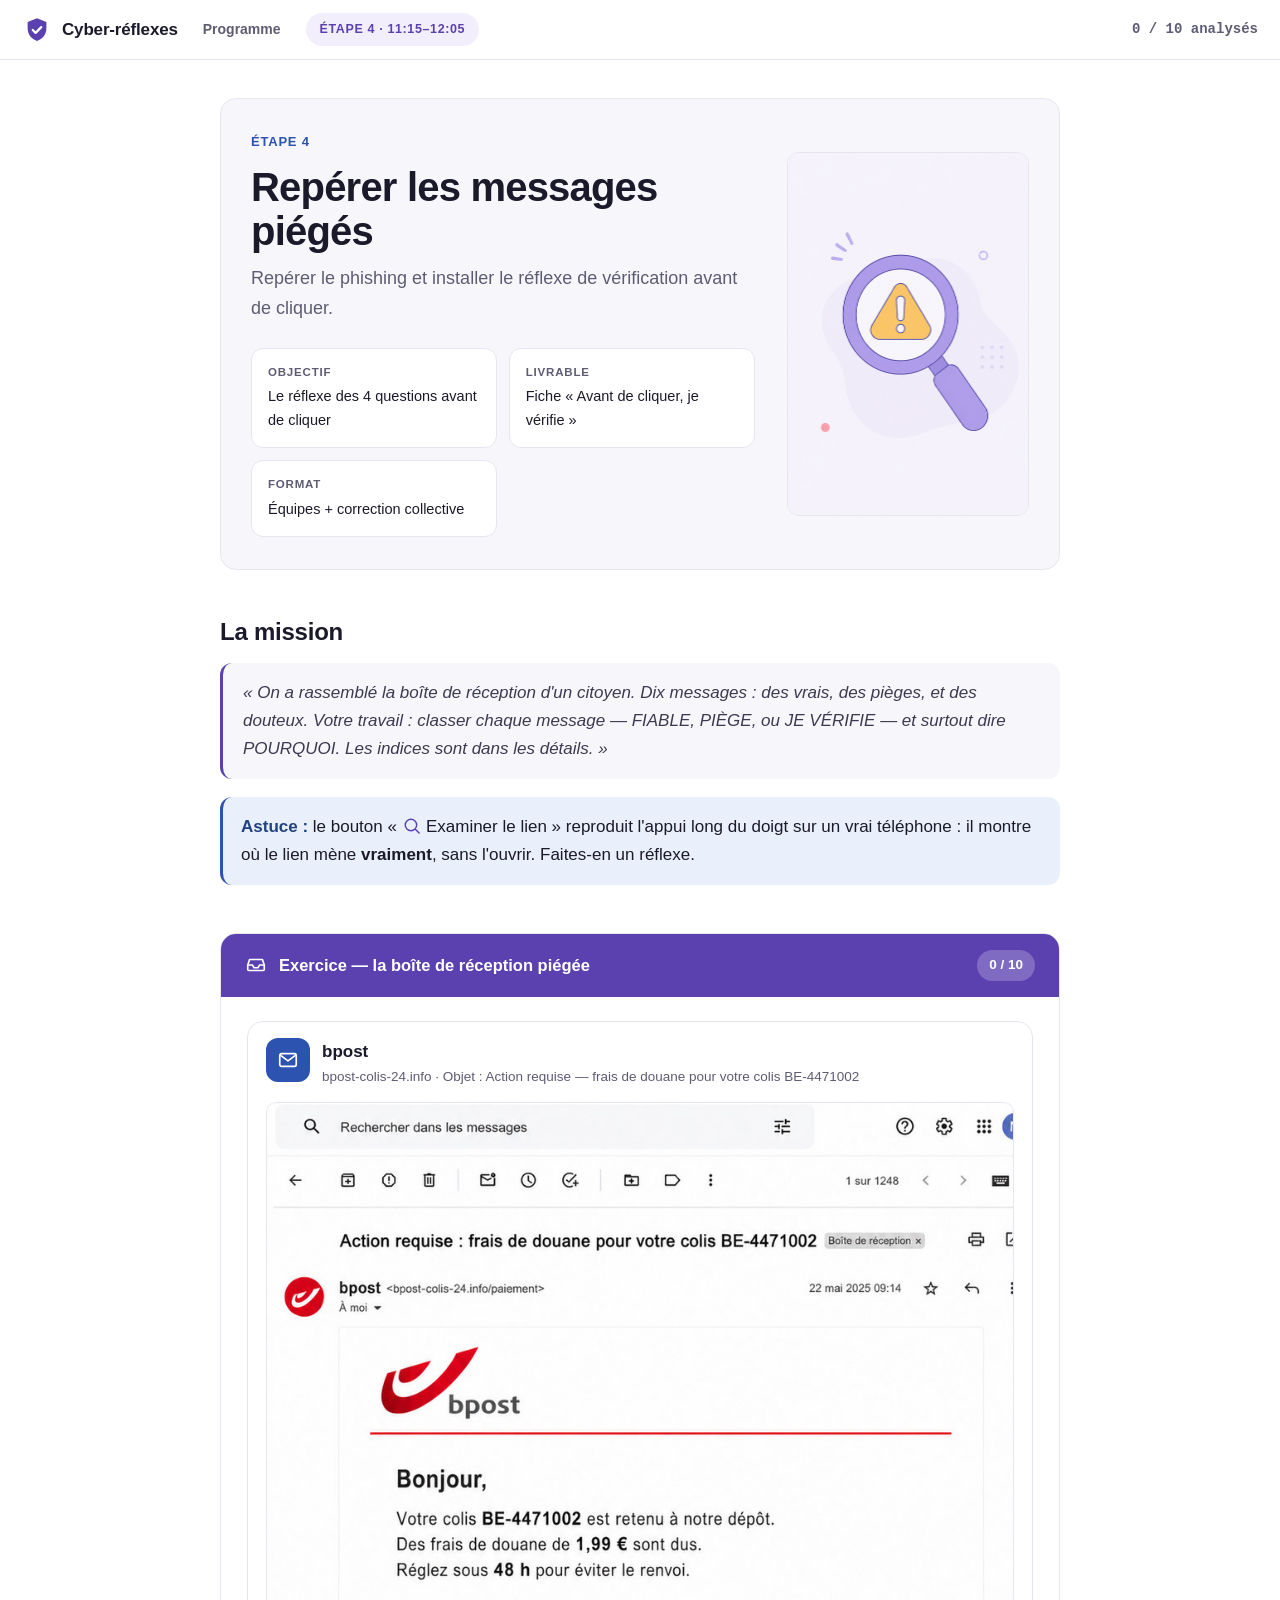
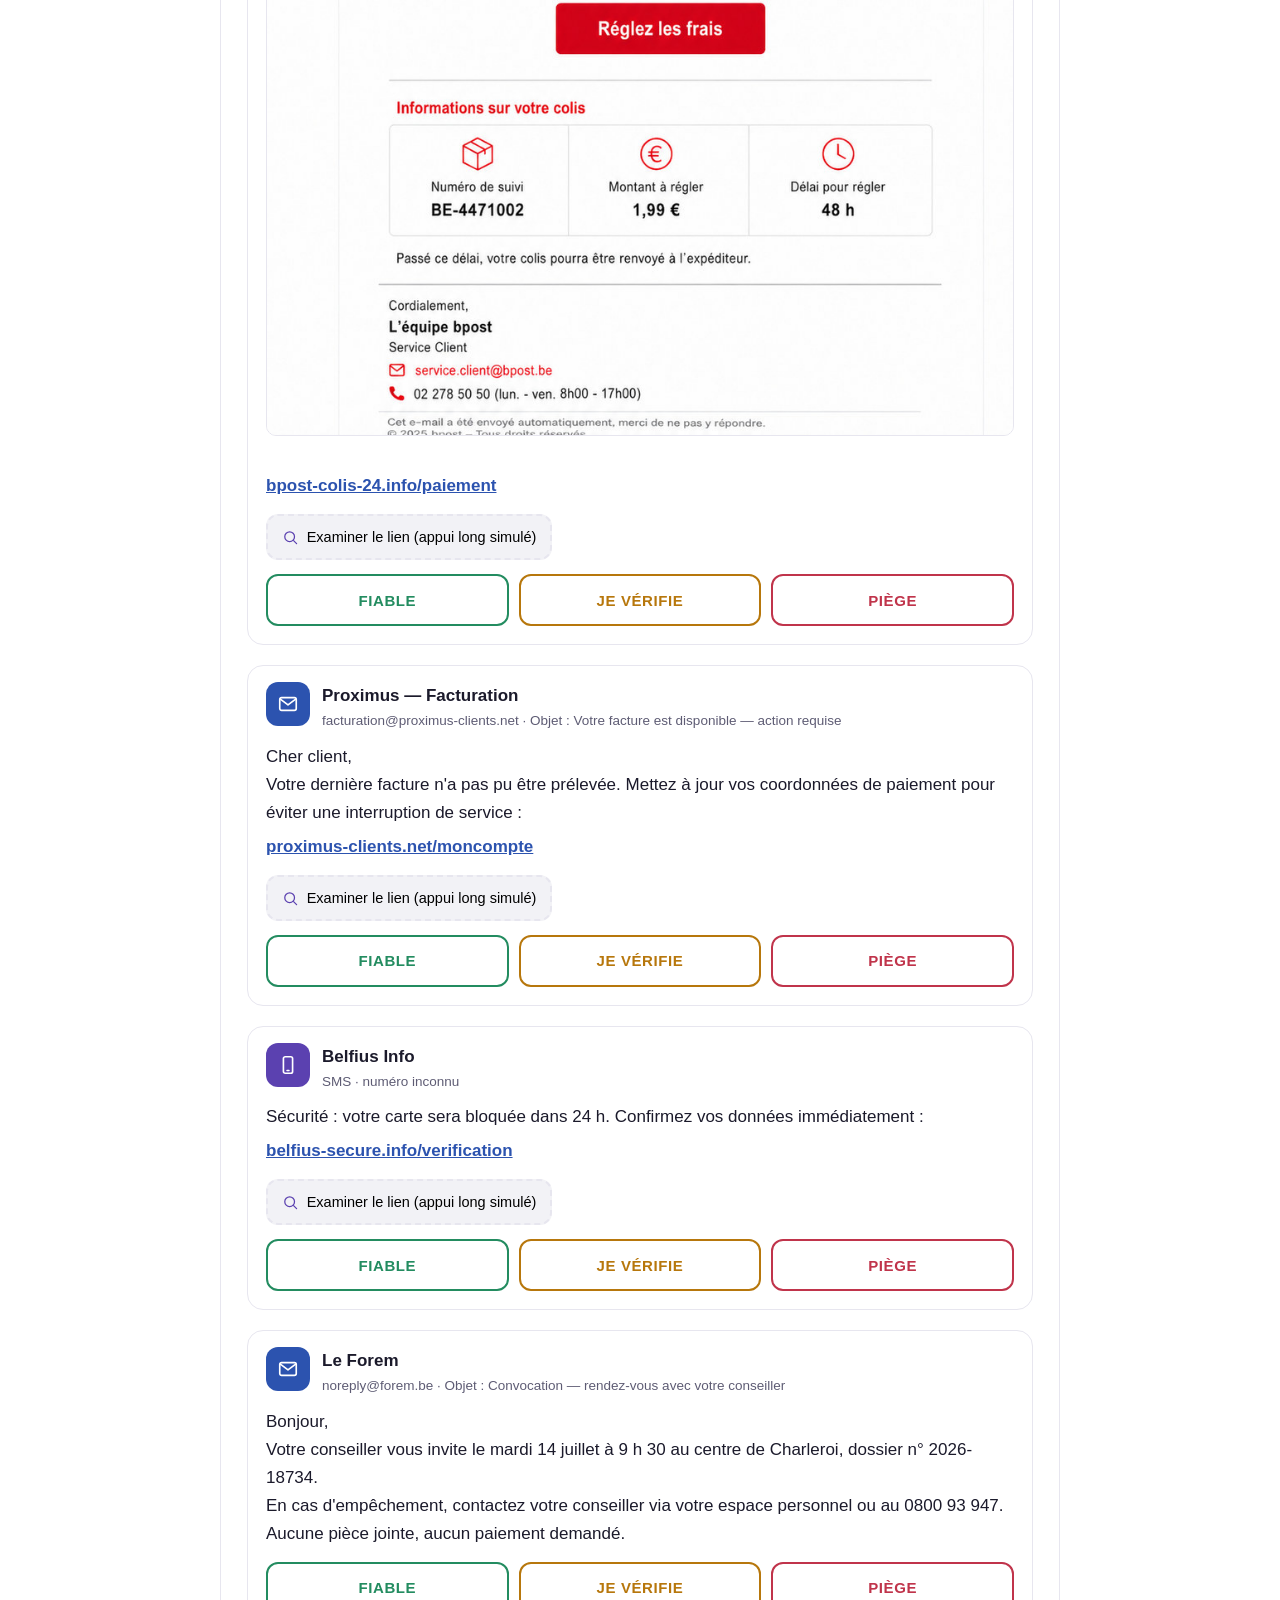
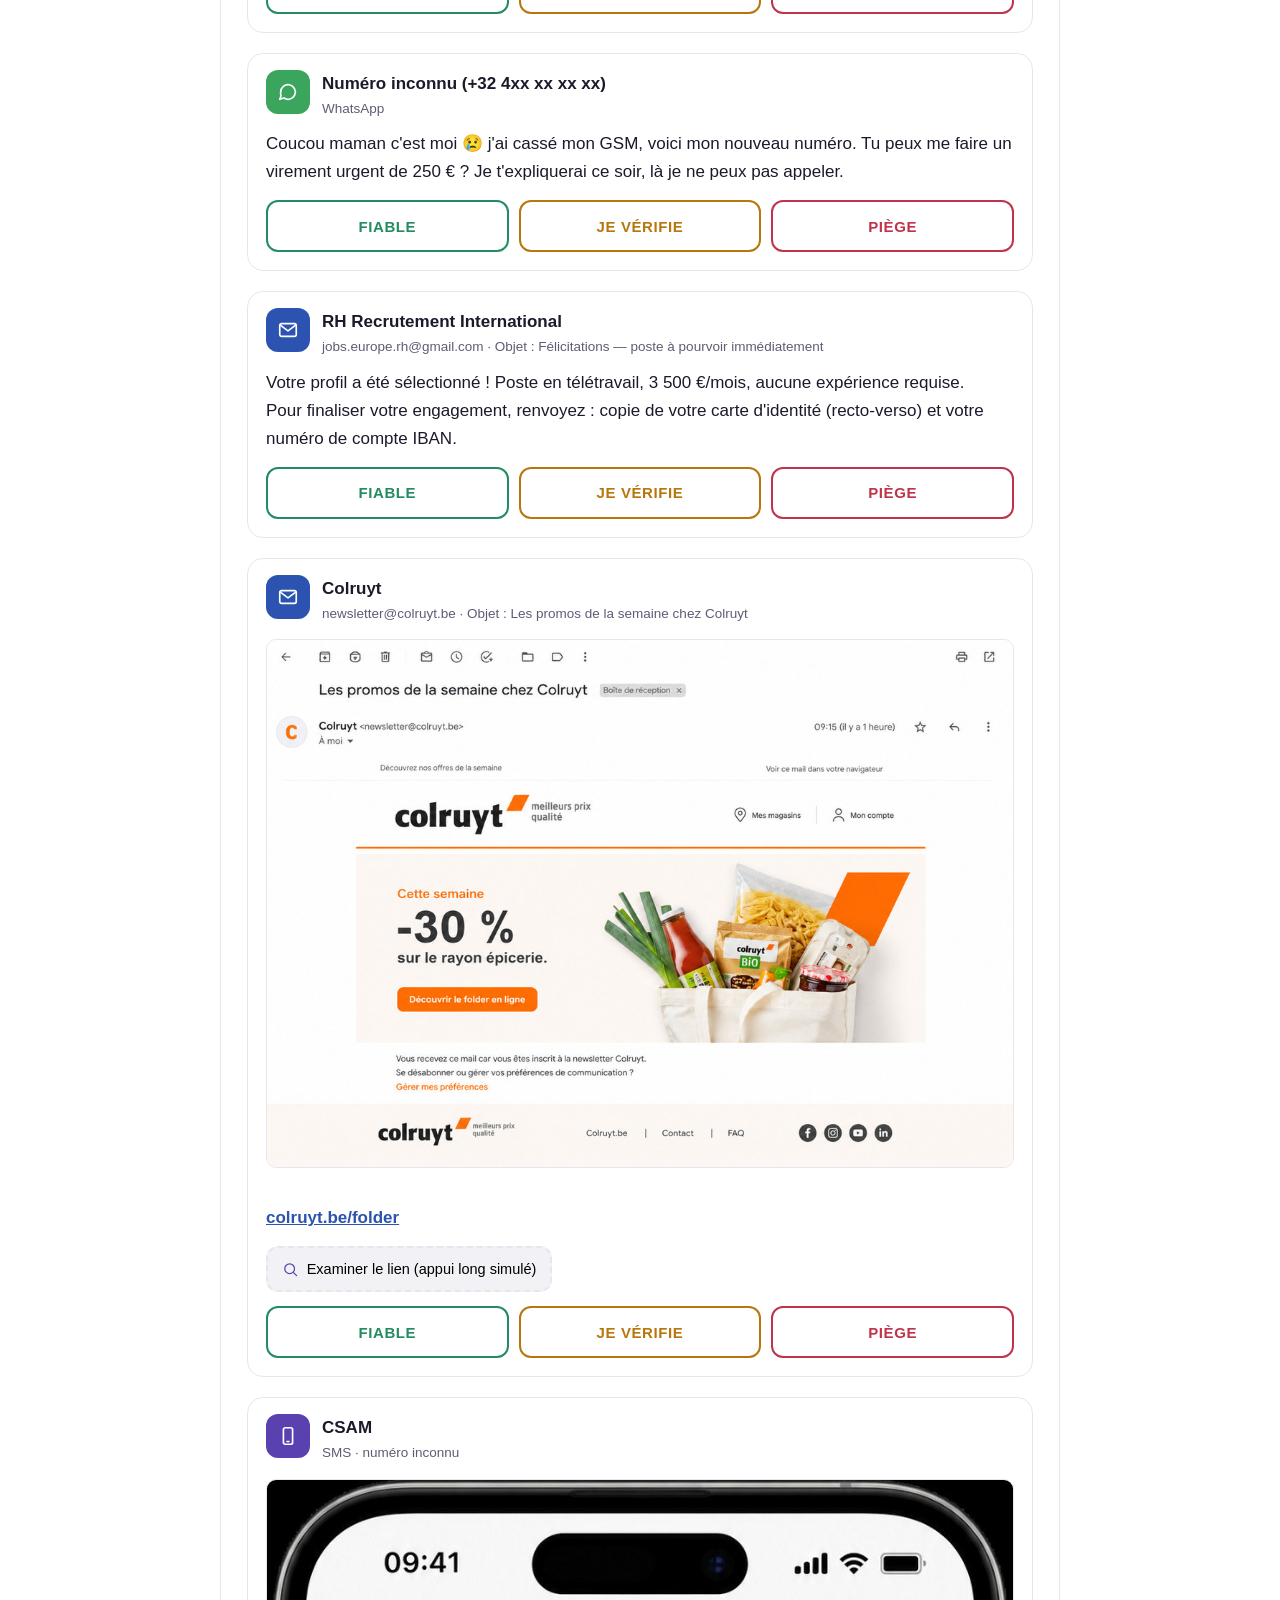
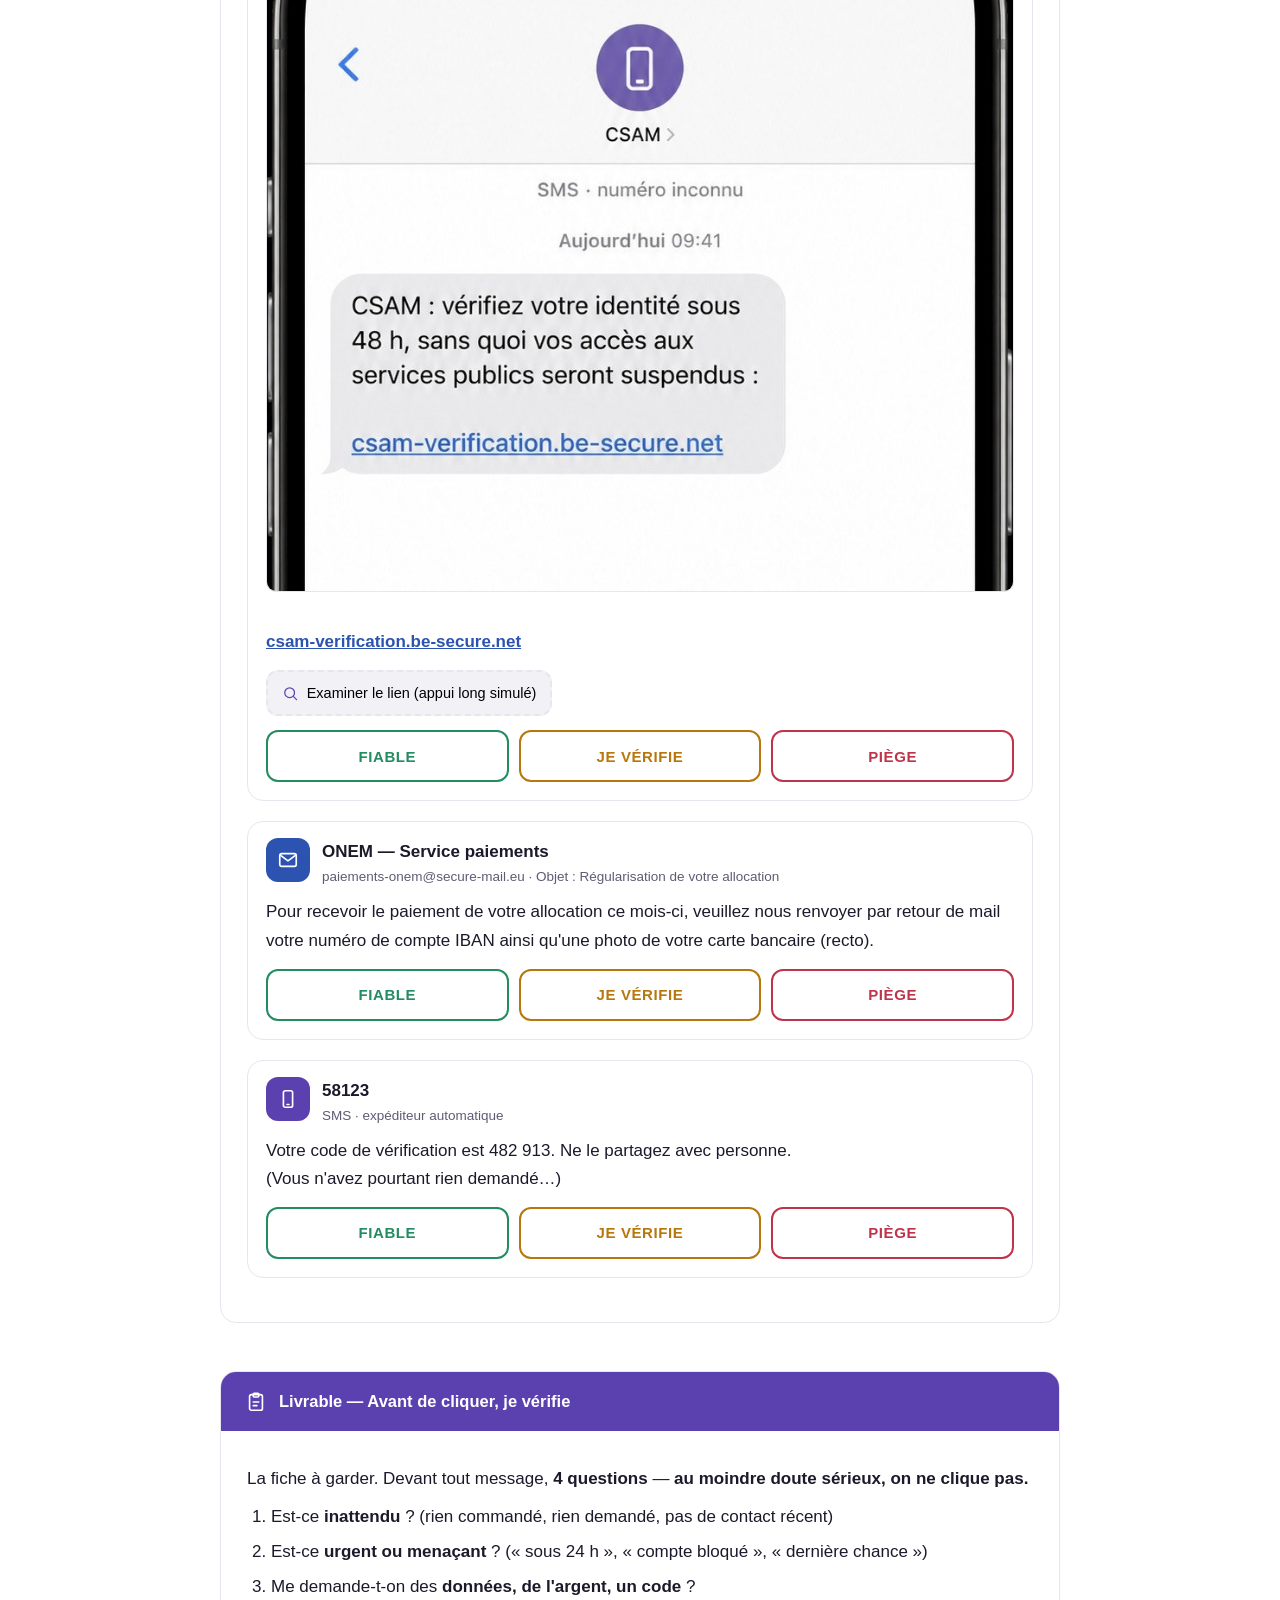
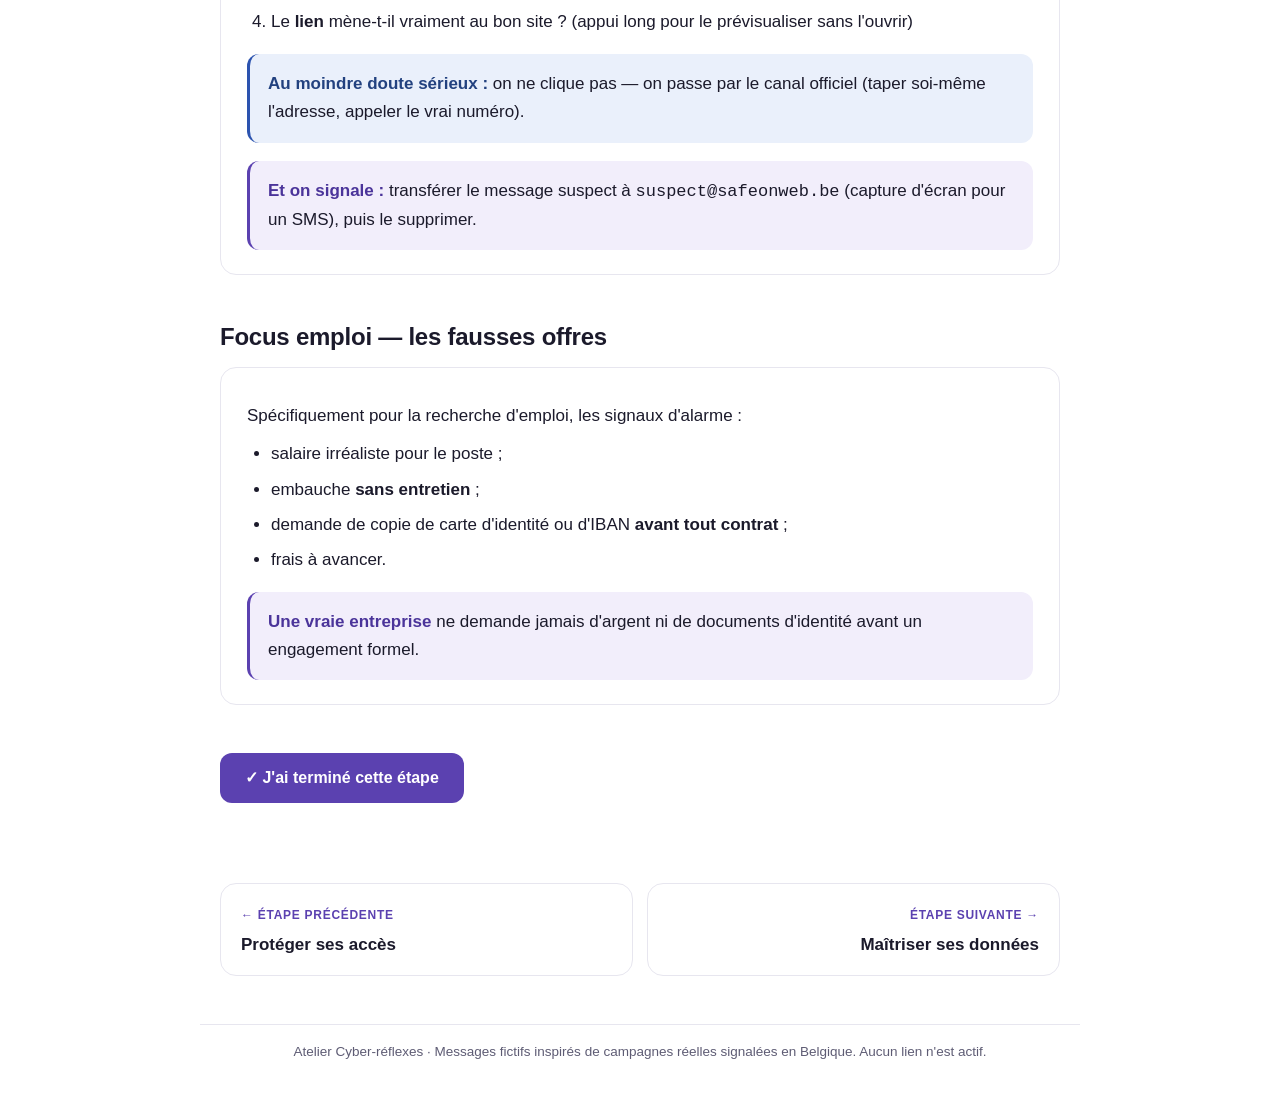
<file: etape3.html>
<!DOCTYPE html>
<html lang="fr">
<head>
<meta charset="UTF-8">
<meta name="viewport" content="width=device-width, initial-scale=1.0">
<link rel="icon" type="image/svg+xml" href="favicon.svg">
<title>Étape 4 · Repérer les messages piégés — Cyber-réflexes</title>
<link rel="stylesheet" href="assets/style.css">
<style>
.msg{background:var(--card); border:1px solid var(--border); border-radius:var(--radius);
  box-shadow:var(--shadow); margin-bottom:20px; overflow:hidden}
.msg-tete{display:flex; gap:12px; padding:16px 18px 10px; align-items:flex-start}
.pastille{width:44px; height:44px; border-radius:12px; flex:none; display:flex; align-items:center; justify-content:center; font-size:22px; color:#fff}
.p-mail{background:var(--blue)}.p-sms{background:var(--mauve)}.p-wa{background:#3BA55D}
.exp{font-weight:700}
.exp small{display:block; font-weight:400; color:var(--muted); font-size:13.5px}
.corps{padding:0 18px 14px; white-space:pre-line}
.msg-shot{display:block; width:100%; max-width:100%; border-radius:10px; border:1px solid var(--border); margin:4px 0 2px}
.attente{display:flex; align-items:center; justify-content:space-between; gap:14px; flex-wrap:wrap; background:var(--wash); border-radius:10px; padding:11px 14px}
.attente span{color:var(--muted); font-size:14.5px; font-weight:600}
.btn-reveal{background:var(--mauve); color:#fff; border:none; border-radius:10px; padding:10px 16px; font-weight:700; font-size:14px; cursor:pointer; flex:none}
.btn-reveal:hover{background:var(--mauve-dark)}
.btn-reveal:focus-visible{outline:3px solid var(--blue); outline-offset:2px}
.lien{display:inline-block; margin-top:6px; color:var(--blue); text-decoration:underline; font-weight:600}
.examiner{margin:0 18px 14px; display:inline-flex; align-items:center; gap:8px;
  border:2px dashed var(--border); background:var(--grey-soft); border-radius:12px;
  padding:10px 14px; font-size:14.5px; cursor:pointer; min-height:46px}
.examiner:hover{border-color:var(--mauve)}
.destination{display:none; margin:0 18px 14px; padding:11px 14px; background:var(--warn-soft); border-radius:10px; font-size:14.5px}
.destination.actif{display:block}
.verdicts{display:flex; gap:10px; padding:0 18px 18px; flex-wrap:wrap}
.vbtn{flex:1; min-width:110px; min-height:52px; border-radius:12px; border:2px solid; background:var(--card);
  font-weight:800; font-size:15px; letter-spacing:.04em; cursor:pointer; text-transform:uppercase}
.vb-ok{color:var(--ok); border-color:var(--ok)}
.vb-verif{color:var(--warn); border-color:var(--warn)}
.vb-alerte{color:var(--bad); border-color:var(--bad)}
.vbtn.choisi{color:#fff}
.vb-ok.choisi{background:var(--ok)}.vb-verif.choisi{background:var(--warn)}.vb-alerte.choisi{background:var(--bad)}
.vbtn:disabled{opacity:.4}
.vbtn.choisi:disabled,.vbtn.attendu:disabled{opacity:1}
.vbtn.attendu:not(.choisi){box-shadow:inset 0 0 0 2px currentColor}
.reponse{display:none; border-top:2px dashed var(--border); padding:14px 18px 18px}
.reponse.actif{display:block}
#final{display:none}
#final.actif{display:block}
</style>
</head>
<body>
<header class="topbar">
  <a class="brand" href="index.html"><svg class="logo" width="30" height="30" viewBox="0 0 24 24" fill="none" aria-hidden="true"><path d="M12 2.5 4.5 5.5v5.2c0 4.6 3.1 8.4 7.5 10 4.4-1.6 7.5-5.4 7.5-10V5.5L12 2.5Z" fill="#5B41B0"/><path d="m8.6 12 2.3 2.3 4.5-4.6" stroke="#fff" stroke-width="1.8" stroke-linecap="round" stroke-linejoin="round"/></svg>Cyber-réflexes</a>
  <a class="nav-link" href="index.html#programme">Programme</a>
  <span class="etape-tag">Étape 4 · 11:15–12:05</span>
  <span class="spacer"></span>
  <span class="progres mono" id="progres">0 / 10 analysés</span>
</header>

<main>
  <div class="hero-etape"><div class="he-copy">
    <div class="surtitre">Étape 4</div>
    <h1>Repérer les messages piégés</h1>
    <p class="sous">Repérer le phishing et installer le réflexe de vérification avant de cliquer.</p>
    <div class="meta-grid">
      <div class="meta"><b>Objectif</b>Le réflexe des 4 questions avant de cliquer</div>
      <div class="meta"><b>Livrable</b>Fiche « Avant de cliquer, je vérifie »</div>
      <div class="meta"><b>Format</b>Équipes + correction collective</div>
    </div>
  </div>
    <figure class="he-media">
      <div class="ph">
        <svg width="34" height="34" viewBox="0 0 24 24" fill="none" aria-hidden="true"><rect x="3" y="4" width="18" height="16" rx="2" stroke="currentColor" stroke-width="1.5"/><circle cx="8.5" cy="9.5" r="1.6" stroke="currentColor" stroke-width="1.5"/><path d="m4 17 4.5-4.5 3.5 3.5 3-3L20 16.5" stroke="currentColor" stroke-width="1.5" stroke-linecap="round" stroke-linejoin="round"/></svg>
        <b>Visuel à venir</b>
        <small>assets/hero-etape3.jpg</small>
      </div>
      <img src="assets/hero-etape3.jpg" alt="Illustration : message piégé et hameçonnage" loading="lazy" onerror="this.remove()">
    </figure>
  </div>

  <section>
    <h2>La mission</h2>
    <div class="quote">« On a rassemblé la boîte de réception d'un citoyen. Dix messages : des vrais, des pièges,
    et des douteux. Votre travail : classer chaque message — FIABLE, PIÈGE, ou JE VÉRIFIE — et surtout dire POURQUOI.
    Les indices sont dans les détails. »</div>
    <div class="memo"><b>Astuce :</b> le bouton « <svg class="ei" viewBox="0 0 24 24" fill="none" stroke="currentColor" stroke-width="1.8" stroke-linecap="round" stroke-linejoin="round" aria-hidden="true"><circle cx="11" cy="11" r="7"/><path d="m21 21-4.3-4.3"/></svg> Examiner le lien » reproduit l'appui long du doigt sur un vrai téléphone :
    il montre où le lien mène <b>vraiment</b>, sans l'ouvrir. Faites-en un réflexe.</div>
  </section>

  <section class="exo">
    <div class="exo-tete"><span class="pic"><svg class="ei" viewBox="0 0 24 24" fill="none" stroke="currentColor" stroke-width="1.8" stroke-linecap="round" stroke-linejoin="round" aria-hidden="true"><path d="M4 12h4l2 3h4l2-3h4"/><path d="M5 6h14l2 6v5a1 1 0 0 1-1 1H4a1 1 0 0 1-1-1v-5Z"/></svg></span><b>Exercice — la boîte de réception piégée</b>
      <span class="compteur" id="compteur">0 / 10</span></div>
    <div class="exo-corps">
      <div id="liste"></div>

      <div id="final" class="card" style="border:2px solid var(--mauve)">
        <h2>Débrief de mission</h2>
        <p style="font-weight:700" id="scoreFinal"></p>
        <p style="margin-bottom:0">Le score ne compte pas : ce qui compte, c'est le réflexe.
        Récapitulez-le avec la fiche <b>« Avant de cliquer, je vérifie »</b> juste en dessous.</p>
      </div>
    </div>
  </section>

  <section class="exo">
    <div class="exo-tete"><span class="pic"><svg class="ei" viewBox="0 0 24 24" fill="none" stroke="currentColor" stroke-width="1.8" stroke-linecap="round" stroke-linejoin="round" aria-hidden="true"><rect x="5" y="4" width="14" height="17" rx="2"/><rect x="9" y="2.5" width="6" height="4" rx="1"/><path d="M9 12h6M9 16h4"/></svg></span><b>Livrable — Avant de cliquer, je vérifie</b></div>
    <div class="exo-corps">
      <p>La fiche à garder. Devant tout message, <b>4 questions</b> — <b>au moindre doute sérieux, on ne clique pas.</b></p>
      <ol>
        <li>Est-ce <b>inattendu</b> ? (rien commandé, rien demandé, pas de contact récent)</li>
        <li>Est-ce <b>urgent ou menaçant</b> ? (« sous 24 h », « compte bloqué », « dernière chance »)</li>
        <li>Me demande-t-on des <b>données, de l'argent, un code</b> ?</li>
        <li>Le <b>lien</b> mène-t-il vraiment au bon site ? (appui long pour le prévisualiser sans l'ouvrir)</li>
      </ol>
      <div class="memo"><b>Au moindre doute sérieux :</b> on ne clique pas — on passe par le canal officiel
      (taper soi-même l'adresse, appeler le vrai numéro).</div>
      <div class="cle" style="margin-bottom:0"><b>Et on signale :</b> transférer le message suspect à
      <span class="mono">suspect@safeonweb.be</span> (capture d'écran pour un SMS), puis le supprimer.</div>
    </div>
  </section>

  <section>
    <h2>Focus emploi — les fausses offres</h2>
    <div class="card">
      <p>Spécifiquement pour la recherche d'emploi, les signaux d'alarme :</p>
      <ul>
        <li>salaire irréaliste pour le poste ;</li>
        <li>embauche <b>sans entretien</b> ;</li>
        <li>demande de copie de carte d'identité ou d'IBAN <b>avant tout contrat</b> ;</li>
        <li>frais à avancer.</li>
      </ul>
      <div class="cle" style="margin-bottom:0"><b>Une vraie entreprise</b> ne demande jamais d'argent ni de
      documents d'identité avant un engagement formel.</div>
    </div>
  </section>

  <section>
    <div class="actions"><button class="btn" id="finEtape">✓ J'ai terminé cette étape</button></div>
    <div id="finMsg"></div>
  </section>
</main>

<nav class="pager">
  <a href="etape2.html"><span class="dir">← Étape précédente</span><span class="titre" style="display:block">Protéger ses accès</span></a>
  <a class="suivant" href="etape4.html"><span class="dir">Étape suivante →</span><span class="titre" style="display:block">Maîtriser ses données</span></a>
</nav>
<footer class="colophon">Atelier Cyber-réflexes · Messages fictifs inspirés de campagnes réelles signalées en Belgique. Aucun lien n'est actif.</footer>

<script src="assets/site.js"></script>
<script>
(function(){
var MESSAGES=[
 {type:'mail', exp:'bpost', meta:'bpost-colis-24.info · Objet : Action requise — frais de douane pour votre colis BE-4471002',
  image:'assets/msg-bpost.jpg',
  corps:'Votre colis BE-4471002 est retenu à notre dépôt. Des frais de douane de 1,99 € sont dus. Réglez sous 48 h pour éviter le renvoi :',
  lien:'bpost-colis-24.info/paiement', dest:'bpost-colis-24.info — ce n\'est PAS bpost.be. Domaine inconnu, créé pour l\'arnaque.',
  verdict:'alerte',
  explication:'Micro-paiement surprise + lien hors du site officiel : la technique classique pour voler les données de carte. bpost prévient via son app ou un avis papier, jamais par e-mail avec paiement en ligne.'},
 {type:'mail', exp:'Proximus — Facturation', meta:'facturation@proximus-clients.net · Objet : Votre facture est disponible — action requise',
  corps:'Cher client,\nVotre dernière facture n\'a pas pu être prélevée. Mettez à jour vos coordonnées de paiement pour éviter une interruption de service :',
  lien:'proximus-clients.net/moncompte', dest:'proximus-clients.net — le vrai domaine est proximus.be. « -clients.net » est un maquillage.',
  verdict:'alerte',
  explication:'Domaine maquillé : il contient le nom de la marque mais n\'est pas le site officiel. L\'urgence (« interruption de service ») pousse à cliquer sans réfléchir.'},
 {type:'sms', exp:'Belfius Info', meta:'SMS · numéro inconnu',
  corps:'Sécurité : votre carte sera bloquée dans 24 h. Confirmez vos données immédiatement :',
  lien:'belfius-secure.info/verification', dest:'belfius-secure.info — pas belfius.be. Les banques n\'envoient jamais ce genre de lien.',
  verdict:'alerte',
  explication:'Urgence + menace + demande de données : le trio complet du phishing bancaire. Une banque ne demande jamais de « confirmer ses données » par lien. Au moindre doute : appeler sa banque au numéro officiel.'},
 {type:'mail', exp:'Le Forem', meta:'noreply@forem.be · Objet : Convocation — rendez-vous avec votre conseiller',
  corps:'Bonjour,\nVotre conseiller vous invite le mardi 14 juillet à 9 h 30 au centre de Charleroi, dossier n° 2026-18734.\nEn cas d\'empêchement, contactez votre conseiller via votre espace personnel ou au 0800 93 947.\nAucune pièce jointe, aucun paiement demandé.',
  lien:null, dest:null,
  verdict:'ok',
  explication:'Domaine officiel (@forem.be), contenu attendu quand on est inscrit, références précises, aucune demande d\'argent ni de données. En cas de doute : appeler son conseiller — vérifier ne coûte rien.'},
 {type:'wa', exp:'Numéro inconnu (+32 4xx xx xx xx)', meta:'WhatsApp',
  corps:'Coucou maman c\'est moi 😢 j\'ai cassé mon GSM, voici mon nouveau numéro. Tu peux me faire un virement urgent de 250 € ? Je t\'expliquerai ce soir, là je ne peux pas appeler.',
  lien:null, dest:null,
  verdict:'alerte',
  explication:'L\'arnaque « au proche » : nouveau numéro + urgence + impossible d\'appeler. Le réflexe : appeler l\'ANCIEN numéro (ou un autre proche) pour vérifier. Jamais de virement sur simple message.'},
 {type:'mail', exp:'RH Recrutement International', meta:'jobs.europe.rh@gmail.com · Objet : Félicitations — poste à pourvoir immédiatement',
  corps:'Votre profil a été sélectionné ! Poste en télétravail, 3 500 €/mois, aucune expérience requise.\nPour finaliser votre engagement, renvoyez : copie de votre carte d\'identité (recto-verso) et votre numéro de compte IBAN.',
  lien:null, dest:null,
  verdict:'alerte',
  explication:'Trop beau pour être vrai + documents d\'identité demandés AVANT tout entretien ou contrat : c\'est du vol d\'identité. Une vraie entreprise n\'embauche pas sans entretien et ne demande jamais la carte d\'identité par mail à ce stade. Adresse gmail pour un « service RH » : signal de plus.'},
 {type:'mail', exp:'Colruyt', meta:'newsletter@colruyt.be · Objet : Les promos de la semaine chez Colruyt',
  image:'assets/msg-colruyt.jpg',
  corps:'Cette semaine : -30 % sur le rayon épicerie. Découvrez le folder en ligne.\nVous recevez ce mail car vous êtes inscrit à la newsletter. Se désabonner à tout moment.',
  lien:'colruyt.be/folder', dest:'colruyt.be — le domaine habituel de l\'enseigne, celui de tous ses précédents mails.',
  verdict:'ok',
  explication:'Expéditeur connu et attendu (newsletter@colruyt.be), aucune demande de données ni d\'argent, lien cohérent avec le domaine habituel. Indésirable ? On se désabonne — pas besoin d\'en avoir peur.'},
 {type:'sms', exp:'CSAM', meta:'SMS · numéro inconnu',
  image:'assets/msg-csam.jpg',
  corps:'CSAM : vérifiez votre identité sous 48 h, sans quoi vos accès aux services publics seront suspendus :',
  lien:'csam-verification.be-secure.net', dest:'be-secure.net — rien à voir avec csam.be. Campagne de phishing réelle signalée par Safeonweb.',
  verdict:'alerte',
  explication:'Les services publics ne demandent pas de vérification d\'identité par lien SMS. Le réflexe : taper soi-même csam.be dans le navigateur. Cette campagne a fait des milliers de signalements en Belgique.'},
 {type:'mail', exp:'ONEM — Service paiements', meta:'paiements-onem@secure-mail.eu · Objet : Régularisation de votre allocation',
  corps:'Pour recevoir le paiement de votre allocation ce mois-ci, veuillez nous renvoyer par retour de mail votre numéro de compte IBAN ainsi qu\'une photo de votre carte bancaire (recto).',
  lien:null, dest:null,
  verdict:'alerte',
  explication:'Une administration ne demande JAMAIS l\'IBAN — encore moins une photo de carte — par retour de mail. Tout passe par les canaux officiels (e-Box, guichet, espace personnel). Et le domaine n\'est pas onem.be.'},
 {type:'sms', exp:'58123', meta:'SMS · expéditeur automatique',
  corps:'Votre code de vérification est 482 913. Ne le partagez avec personne.\n(Vous n\'avez pourtant rien demandé…)',
  lien:null, dest:null,
  verdict:'verif',
  explication:'Un code reçu sans l\'avoir demandé = quelqu\'un essaie peut-être de se connecter à votre compte en ce moment. On ne transmet JAMAIS ce code à qui que ce soit — et on change le mot de passe du compte concerné.'}
];

var VLIB={ok:'FIABLE', verif:'JE VÉRIFIE', alerte:'PIÈGE'};
var faits=0, concordes=0, reveles=0;
var liste=document.getElementById('liste');

MESSAGES.forEach(function(m, i){
  var art=document.createElement('article'); art.className='msg';
  var ic = m.type==='mail'?'<svg class="ei" viewBox="0 0 24 24" fill="none" stroke="currentColor" stroke-width="1.8" stroke-linecap="round" stroke-linejoin="round" aria-hidden="true"><rect x="3" y="5" width="18" height="14" rx="2"/><path d="m4 7 8 6 8-6"/></svg>': m.type==='wa'?'<svg class="ei" viewBox="0 0 24 24" fill="none" stroke="currentColor" stroke-width="1.8" stroke-linecap="round" stroke-linejoin="round" aria-hidden="true"><path d="M4 12a8 8 0 1 1 3.5 6.6L3 20l1.4-4A8 8 0 0 1 4 12Z"/></svg>':'<svg class="ei" viewBox="0 0 24 24" fill="none" stroke="currentColor" stroke-width="1.8" stroke-linecap="round" stroke-linejoin="round" aria-hidden="true"><rect x="7" y="3" width="10" height="18" rx="2"/><path d="M11 18h2"/></svg>';
  var pcls = m.type==='mail'?'p-mail': m.type==='wa'?'p-wa':'p-sms';
  var h='<div class="msg-tete"><div class="pastille '+pcls+'">'+ic+'</div>'+
    '<div class="exp">'+m.exp+'<small>'+m.meta+'</small></div></div>'+
    '<div class="corps">'+(m.image?'<img class="msg-shot" src="'+m.image+'" alt="Aperçu du message — '+m.exp+'">':m.corps)+(m.lien?'\n<span class="lien">'+m.lien+'</span>':'')+'</div>';
  if(m.lien){
    h+='<button class="examiner" data-i="'+i+'"><svg class="ei" viewBox="0 0 24 24" fill="none" stroke="currentColor" stroke-width="1.8" stroke-linecap="round" stroke-linejoin="round" aria-hidden="true"><circle cx="11" cy="11" r="7"/><path d="m21 21-4.3-4.3"/></svg> Examiner le lien (appui long simulé)</button>'+
       '<div class="destination" id="dest-'+i+'"><b>Destination réelle :</b> '+m.dest+'</div>';
  }
  h+='<div class="verdicts">'+
     '<button class="vbtn vb-ok" data-i="'+i+'" data-v="ok">Fiable</button>'+
     '<button class="vbtn vb-verif" data-i="'+i+'" data-v="verif">Je vérifie</button>'+
     '<button class="vbtn vb-alerte" data-i="'+i+'" data-v="alerte">Piège</button></div>'+
     '<div class="reponse" id="rep-'+i+'"></div>';
  art.innerHTML=h;
  liste.appendChild(art);
});

liste.addEventListener('click',function(e){
  var b=e.target.closest('button'); if(!b) return;
  var i=parseInt(b.dataset.i,10);
  if(b.classList.contains('examiner')){
    document.getElementById('dest-'+i).classList.add('actif');
    return;
  }
  // 1) L'équipe choisit : la réponse se verrouille, SANS correction — on en discute d'abord.
  if(b.classList.contains('vbtn') && !b.disabled){
    var m=MESSAGES[i];
    var art=b.closest('.msg');
    art.dataset.choix=b.dataset.v;
    art.querySelectorAll('.vbtn').forEach(function(x){
      x.disabled=true;
      if(x===b) x.classList.add('choisi');
    });
    faits++; if(b.dataset.v===m.verdict) concordes++;
    var rep=document.getElementById('rep-'+i);
    rep.innerHTML='<div class="attente"><span>Réponse enregistrée — on en discute en équipe…</span>'+
      '<button class="btn-reveal" data-i="'+i+'">Révéler la correction</button></div>';
    rep.classList.add('actif');
    document.getElementById('progres').textContent=faits+' / '+MESSAGES.length+' analysés';
    document.getElementById('compteur').textContent=faits+' / '+MESSAGES.length;
    if(faits===MESSAGES.length) CR.marquer('etape3');
    return;
  }
  // 2) On révèle la correction, après la discussion.
  if(b.classList.contains('btn-reveal')){
    var m=MESSAGES[i];
    var art=b.closest('.msg');
    art.querySelectorAll('.vbtn').forEach(function(x){
      if(x.dataset.v===m.verdict) x.classList.add('attendu');
    });
    var juste=(art.dataset.choix===m.verdict);
    var rep=document.getElementById('rep-'+i);
    rep.innerHTML='<span class="tag '+m.verdict+'">'+VLIB[m.verdict]+'</span>'+
      '<p style="font-weight:700; margin:10px 0 6px">'+(juste?'✓ Analyse correcte.':'À revoir — voici pourquoi :')+'</p>'+
      '<p style="margin:0">'+m.explication+'</p>';
    reveles++;
    if(reveles===MESSAGES.length){
      document.getElementById('scoreFinal').textContent='Analyses correctes : '+concordes+' / '+MESSAGES.length+'.';
      var f=document.getElementById('final');
      f.classList.add('actif');
      f.scrollIntoView({behavior:'smooth'});
    }
    return;
  }
});

document.getElementById('finEtape').addEventListener('click',function(){
  CR.marquer('etape3');
  document.getElementById('finMsg').innerHTML='<div class="resultat ok"><span class="tag ok">Étape validée</span>'+
    '<p style="margin-bottom:0">Vous savez repérer les pièges — passez à la suite l\'esprit tranquille.</p></div>';
});
})();
</script>
</body>
</html>
</file>
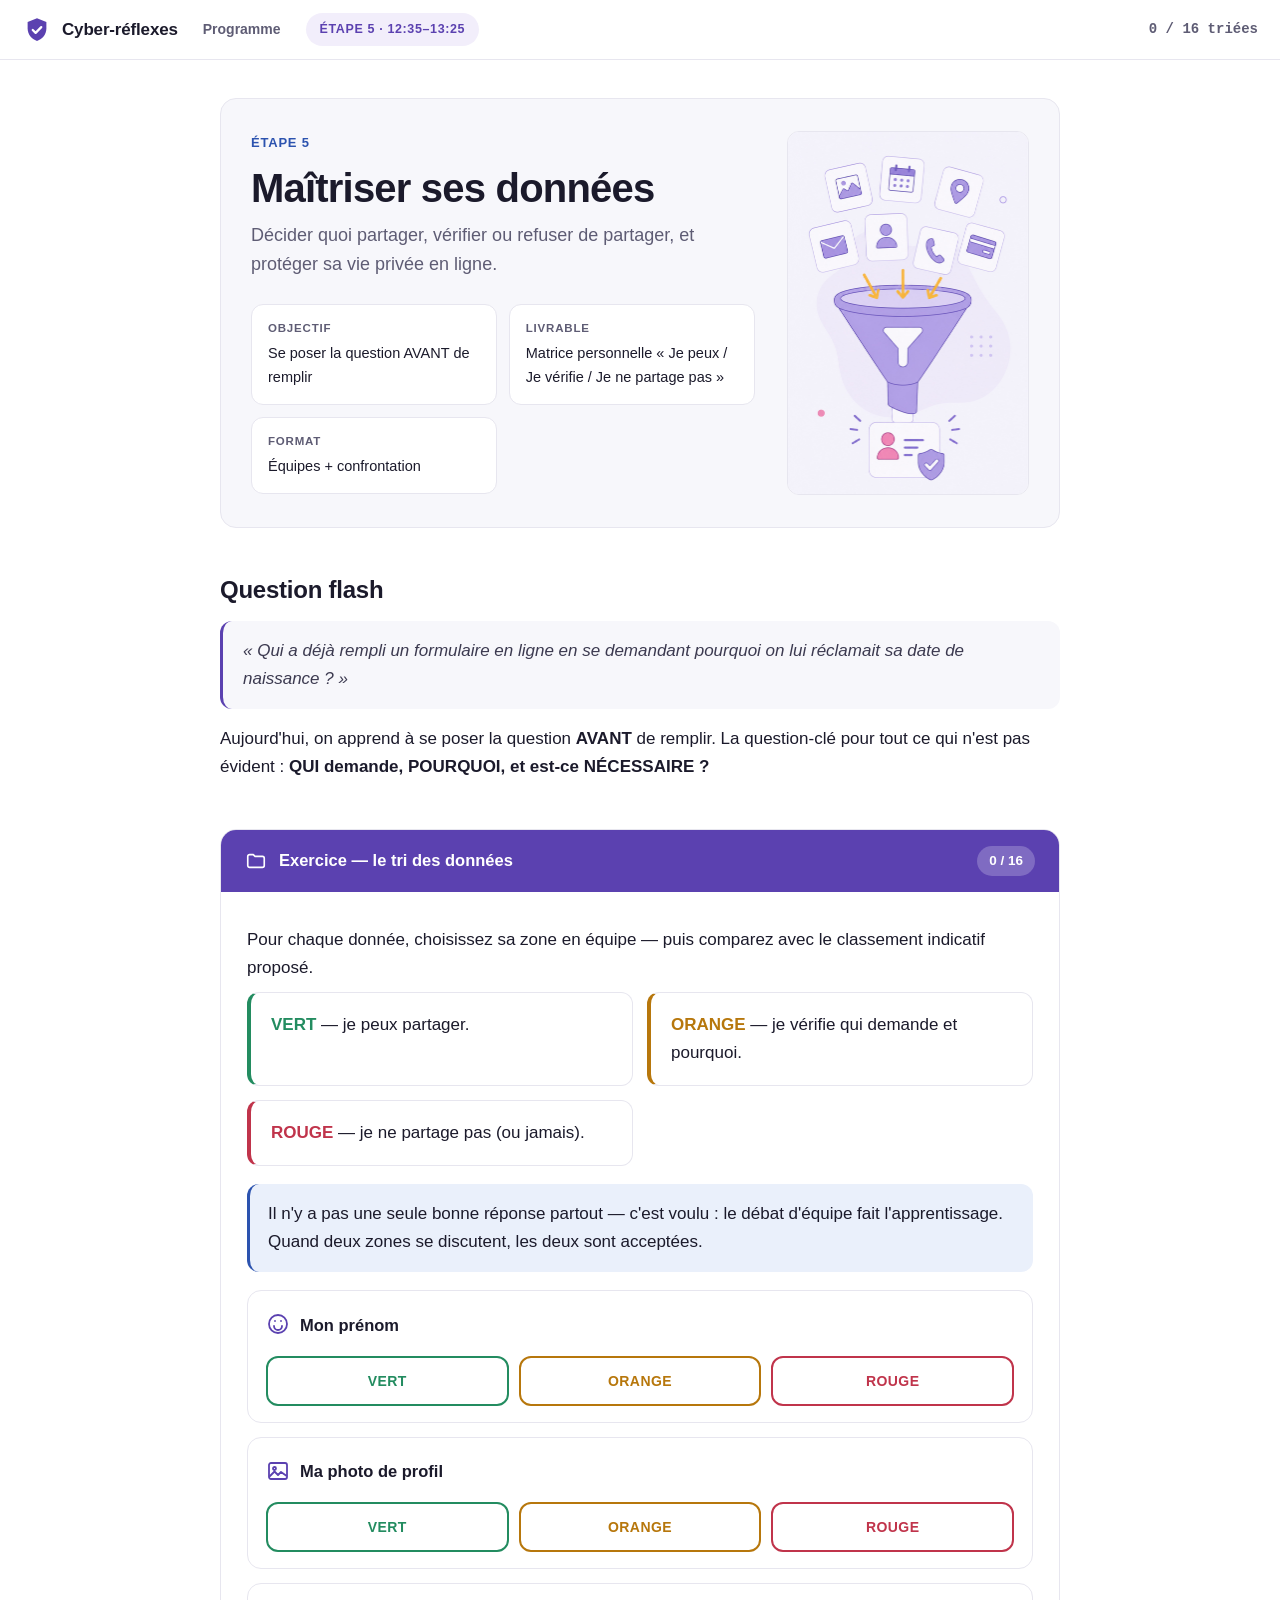
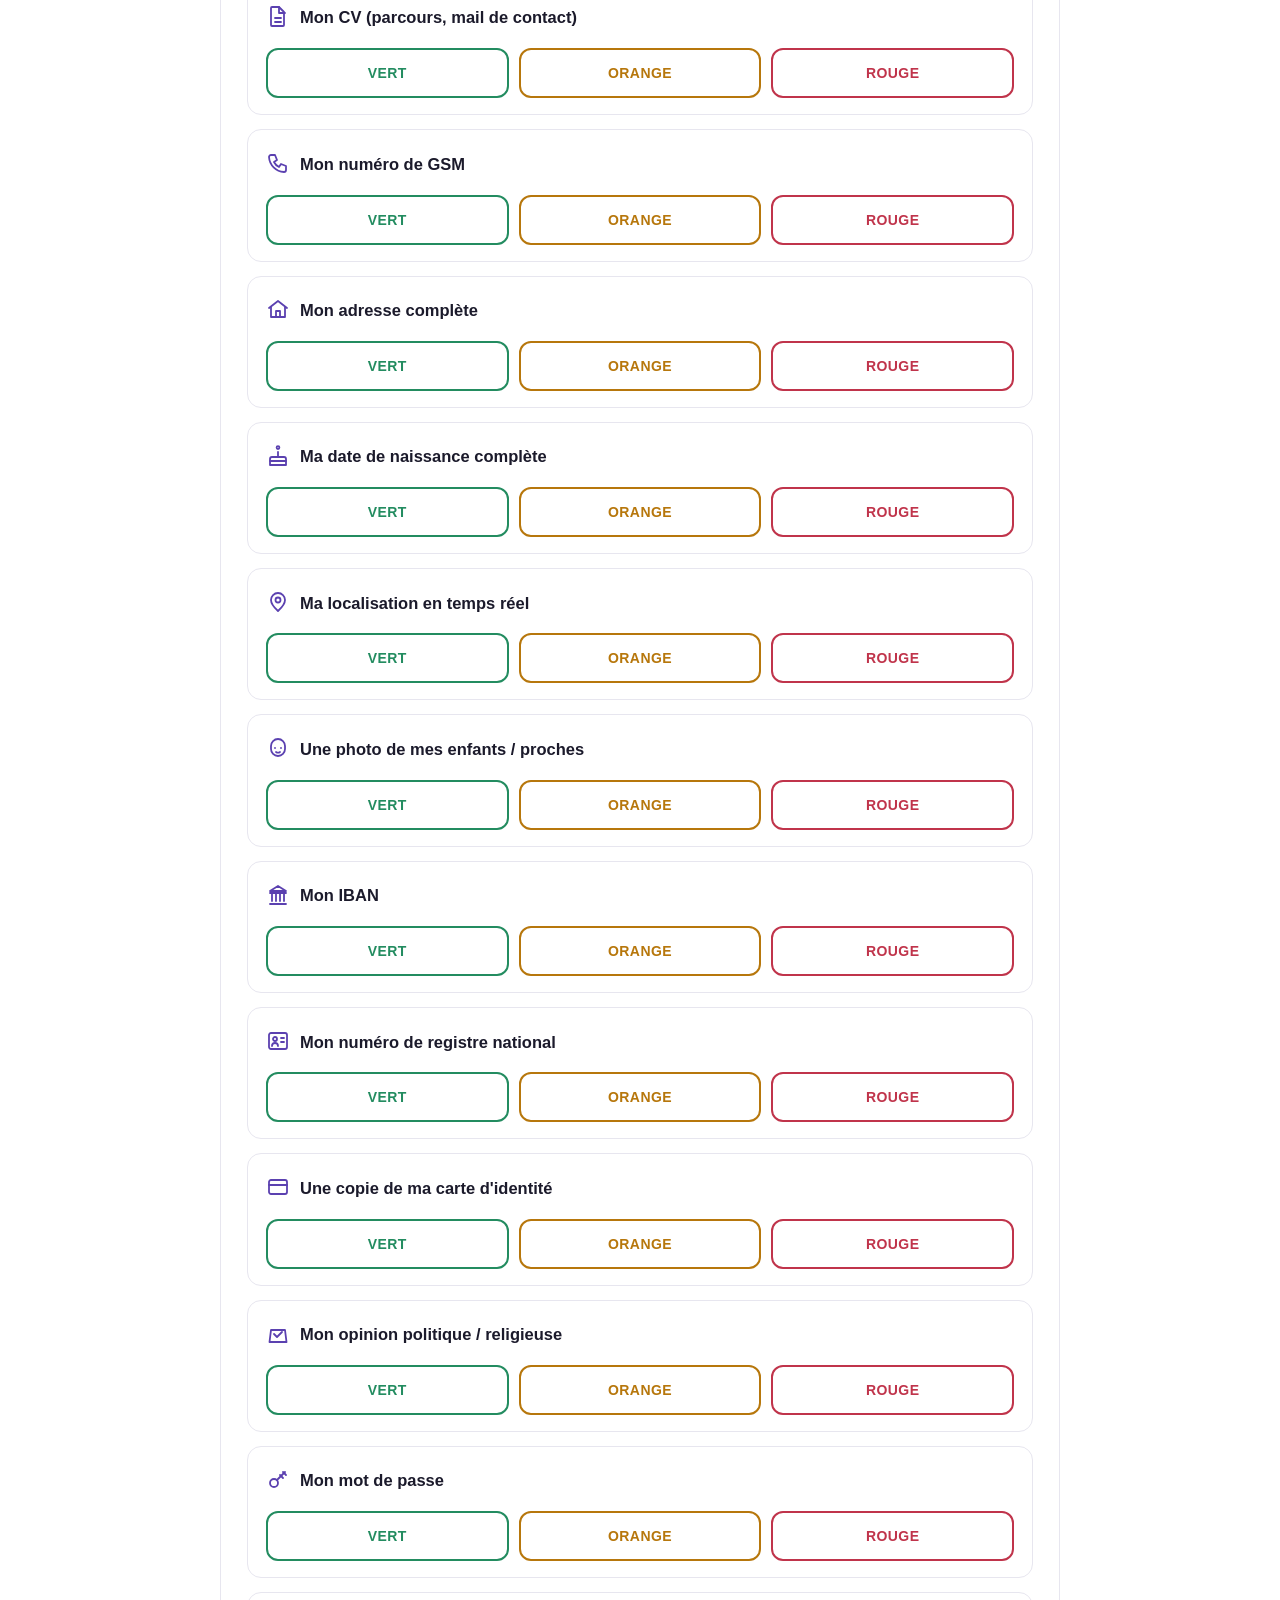
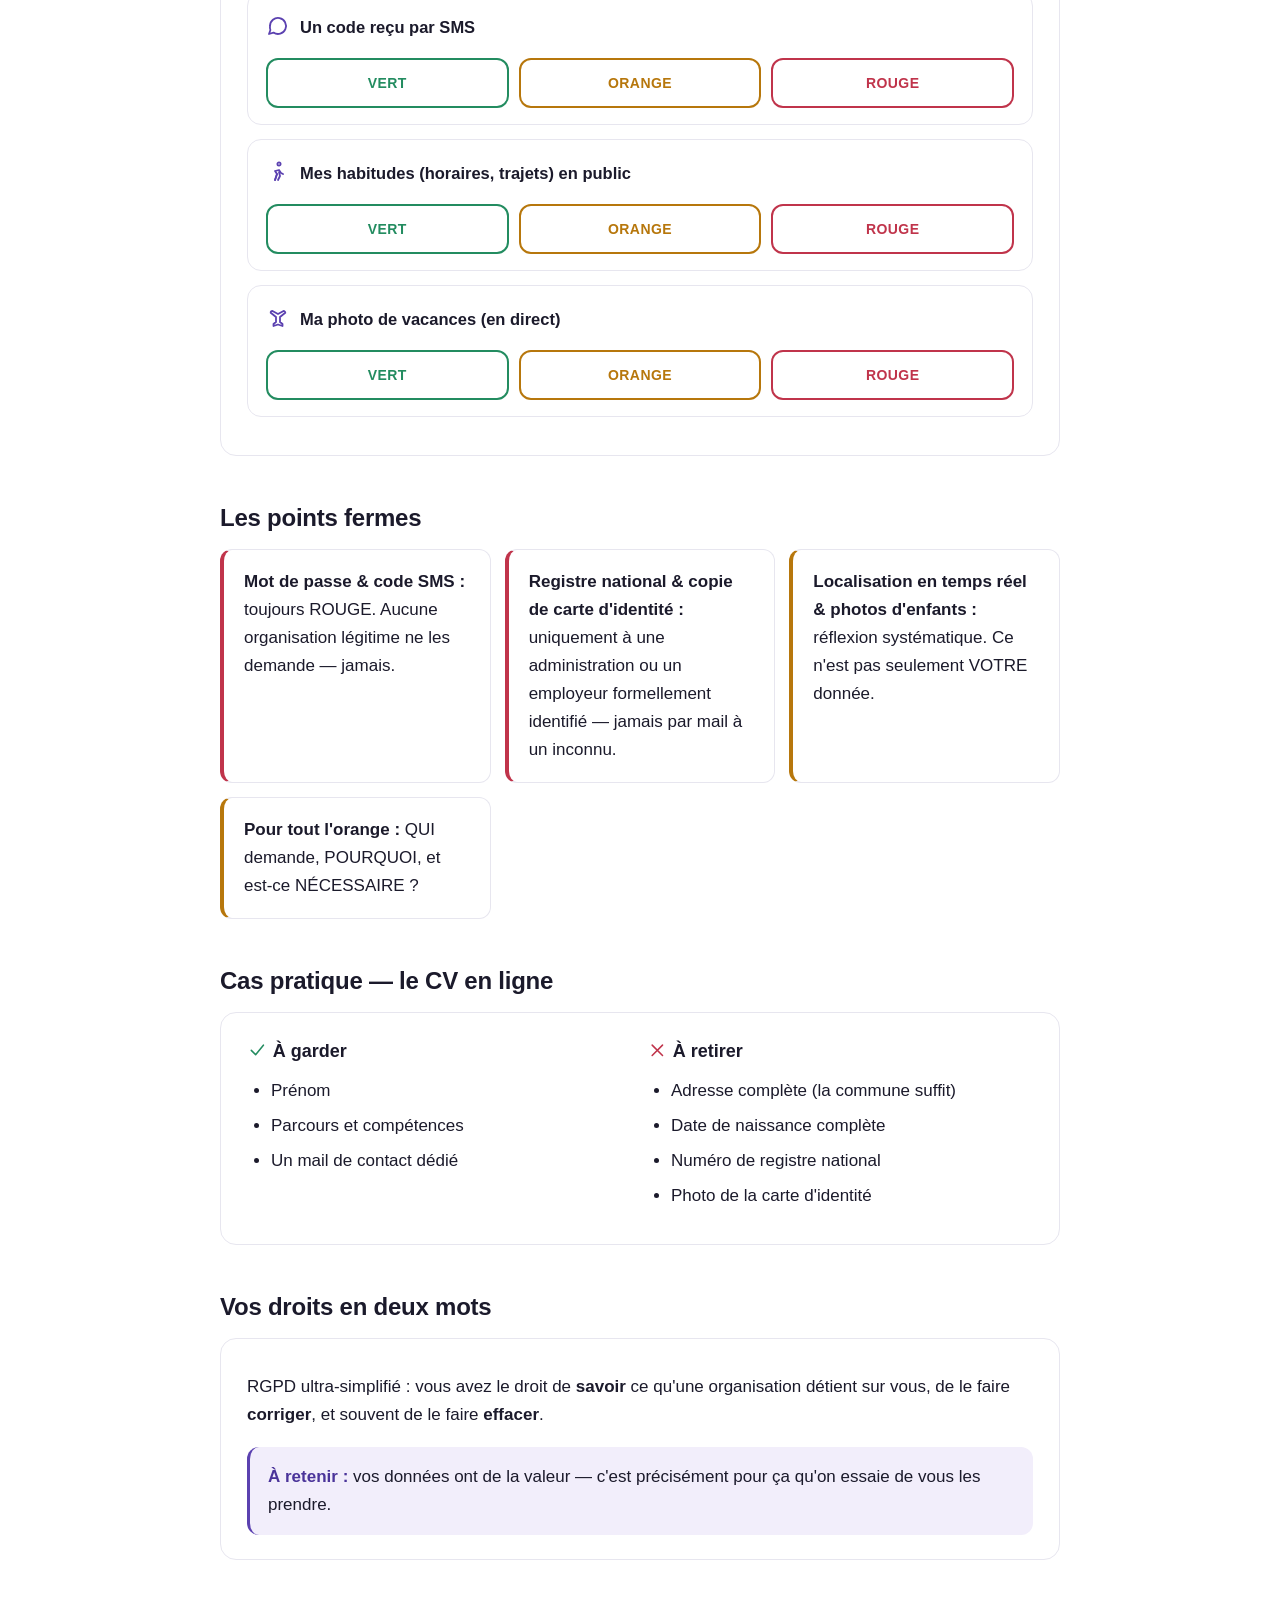
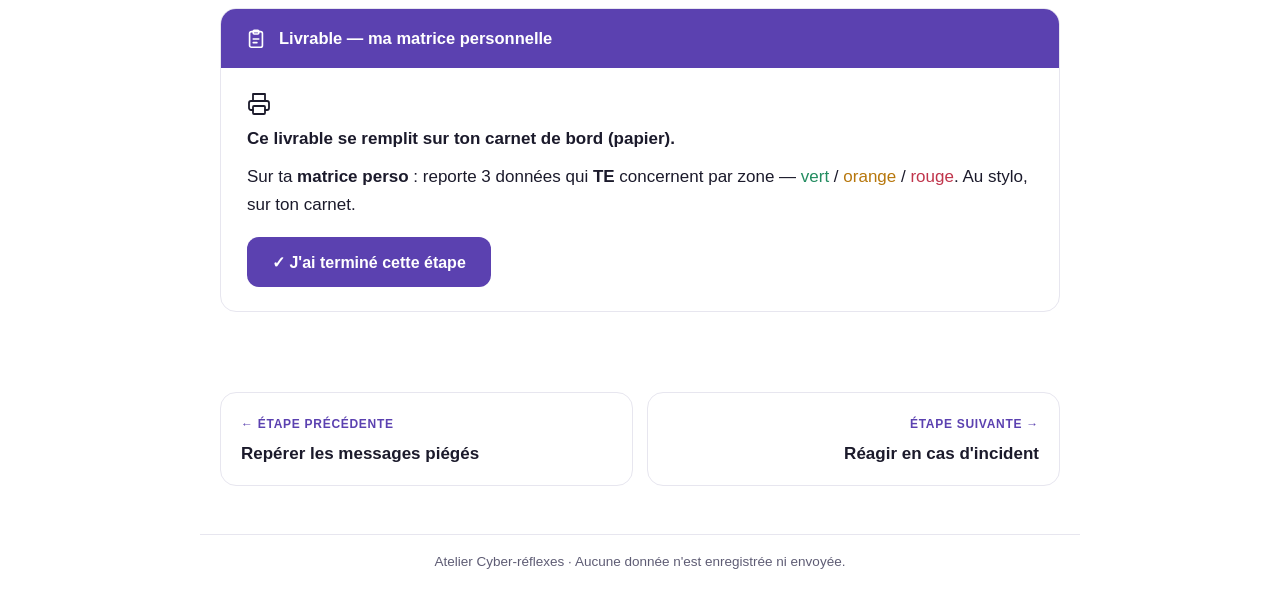
<file: etape4.html>
<!DOCTYPE html>
<html lang="fr">
<head>
<meta charset="UTF-8">
<meta name="viewport" content="width=device-width, initial-scale=1.0">
<link rel="icon" type="image/svg+xml" href="favicon.svg">
<title>Étape 5 · Maîtriser ses données — Cyber-réflexes</title>
<link rel="stylesheet" href="assets/style.css">
<style>
.donnee{background:var(--card); border:1px solid var(--border); border-radius:14px;
  box-shadow:var(--shadow); padding:16px 18px; margin-bottom:14px}
.donnee .intitule{font-weight:700; font-size:16.5px; display:flex; align-items:center; gap:10px}
.donnee .intitule .pic{font-size:22px}
.zones{display:flex; gap:10px; margin-top:12px; flex-wrap:wrap}
.zbtn{flex:1; min-width:104px; min-height:50px; border-radius:12px; border:2px solid; background:var(--card);
  font-weight:800; font-size:14px; letter-spacing:.03em; cursor:pointer; text-transform:uppercase}
.z-vert{color:var(--ok); border-color:var(--ok)}
.z-orange{color:var(--warn); border-color:var(--warn)}
.z-rouge{color:var(--bad); border-color:var(--bad)}
.zbtn.choisi{color:#fff}
.z-vert.choisi{background:var(--ok)}.z-orange.choisi{background:var(--warn)}.z-rouge.choisi{background:var(--bad)}
.zbtn:disabled{opacity:.4}
.zbtn.choisi:disabled,.zbtn.attendu:disabled{opacity:1}
.zbtn.attendu:not(.choisi){box-shadow:inset 0 0 0 2px currentColor}
.correction{display:none; margin-top:12px}
.correction.actif{display:block}
</style>
</head>
<body>
<header class="topbar">
  <a class="brand" href="index.html"><svg class="logo" width="30" height="30" viewBox="0 0 24 24" fill="none" aria-hidden="true"><path d="M12 2.5 4.5 5.5v5.2c0 4.6 3.1 8.4 7.5 10 4.4-1.6 7.5-5.4 7.5-10V5.5L12 2.5Z" fill="#5B41B0"/><path d="m8.6 12 2.3 2.3 4.5-4.6" stroke="#fff" stroke-width="1.8" stroke-linecap="round" stroke-linejoin="round"/></svg>Cyber-réflexes</a>
  <a class="nav-link" href="index.html#programme">Programme</a>
  <span class="etape-tag">Étape 5 · 12:35–13:25</span>
  <span class="spacer"></span>
  <span class="progres mono" id="progres">0 / 16 triées</span>
</header>

<main>
  <div class="hero-etape"><div class="he-copy">
    <div class="surtitre">Étape 5</div>
    <h1>Maîtriser ses données</h1>
    <p class="sous">Décider quoi partager, vérifier ou refuser de partager, et protéger sa vie privée en ligne.</p>
    <div class="meta-grid">
      <div class="meta"><b>Objectif</b>Se poser la question AVANT de remplir</div>
      <div class="meta"><b>Livrable</b>Matrice personnelle « Je peux / Je vérifie / Je ne partage pas »</div>
      <div class="meta"><b>Format</b>Équipes + confrontation</div>
    </div>
  </div>
    <figure class="he-media">
      <div class="ph">
        <svg width="34" height="34" viewBox="0 0 24 24" fill="none" aria-hidden="true"><rect x="3" y="4" width="18" height="16" rx="2" stroke="currentColor" stroke-width="1.5"/><circle cx="8.5" cy="9.5" r="1.6" stroke="currentColor" stroke-width="1.5"/><path d="m4 17 4.5-4.5 3.5 3.5 3-3L20 16.5" stroke="currentColor" stroke-width="1.5" stroke-linecap="round" stroke-linejoin="round"/></svg>
        <b>Visuel à venir</b>
        <small>assets/hero-etape4.jpg</small>
      </div>
      <img src="assets/hero-etape4.jpg" alt="Illustration : tri de données personnelles vert / orange / rouge" loading="lazy" onerror="this.remove()">
    </figure>
  </div>

  <section>
    <h2>Question flash</h2>
    <div class="quote">« Qui a déjà rempli un formulaire en ligne en se demandant pourquoi on lui réclamait
    sa date de naissance ? »</div>
    <p>Aujourd'hui, on apprend à se poser la question <b>AVANT</b> de remplir. La question-clé pour tout ce qui
    n'est pas évident : <b>QUI demande, POURQUOI, et est-ce NÉCESSAIRE ?</b></p>
  </section>

  <section class="exo">
    <div class="exo-tete"><span class="pic"><svg class="ei" viewBox="0 0 24 24" fill="none" stroke="currentColor" stroke-width="1.8" stroke-linecap="round" stroke-linejoin="round" aria-hidden="true"><path d="M3 7a2 2 0 0 1 2-2h4l2 2h8a2 2 0 0 1 2 2v8a2 2 0 0 1-2 2H5a2 2 0 0 1-2-2Z"/></svg></span><b>Exercice — le tri des données</b>
      <span class="compteur" id="compteur">0 / 16</span></div>
    <div class="exo-corps">
      <p>Pour chaque donnée, choisissez sa zone en équipe — puis comparez avec le classement indicatif proposé.</p>
      <div class="grid2" style="margin-bottom:18px">
        <div class="mini-carte" style="border-left:4px solid var(--ok)"><b style="color:var(--ok)">VERT</b> — je peux partager.</div>
        <div class="mini-carte" style="border-left:4px solid var(--warn)"><b style="color:var(--warn)">ORANGE</b> — je vérifie qui demande et pourquoi.</div>
        <div class="mini-carte" style="border-left:4px solid var(--bad)"><b style="color:var(--bad)">ROUGE</b> — je ne partage pas (ou jamais).</div>
      </div>
      <div class="memo">Il n'y a pas une seule bonne réponse partout — c'est voulu : le débat d'équipe fait l'apprentissage.
      Quand deux zones se discutent, les deux sont acceptées.</div>
      <div id="tri"></div>
      <div id="bilanTri"></div>
    </div>
  </section>

  <section>
    <h2>Les points fermes</h2>
    <div class="grid2">
      <div class="mini-carte" style="border-left:4px solid var(--bad)"><b>Mot de passe &amp; code SMS :</b> toujours ROUGE.
        Aucune organisation légitime ne les demande — jamais.</div>
      <div class="mini-carte" style="border-left:4px solid var(--bad)"><b>Registre national &amp; copie de carte d'identité :</b>
        uniquement à une administration ou un employeur formellement identifié — jamais par mail à un inconnu.</div>
      <div class="mini-carte" style="border-left:4px solid var(--warn)"><b>Localisation en temps réel &amp; photos d'enfants :</b>
        réflexion systématique. Ce n'est pas seulement VOTRE donnée.</div>
      <div class="mini-carte" style="border-left:4px solid var(--warn)"><b>Pour tout l'orange :</b>
        QUI demande, POURQUOI, et est-ce NÉCESSAIRE ?</div>
    </div>
  </section>

  <section>
    <h2>Cas pratique — le CV en ligne</h2>
    <div class="card">
      <div class="grid2">
        <div>
          <h3 style="margin-top:0"><svg class="ei ok" viewBox="0 0 24 24" fill="none" stroke="currentColor" stroke-width="1.8" stroke-linecap="round" stroke-linejoin="round" aria-hidden="true"><path d="m5 12 5 5 9-11"/></svg> À garder</h3>
          <ul>
            <li>Prénom</li>
            <li>Parcours et compétences</li>
            <li>Un mail de contact dédié</li>
          </ul>
        </div>
        <div>
          <h3 style="margin-top:0"><svg class="ei bad" viewBox="0 0 24 24" fill="none" stroke="currentColor" stroke-width="1.8" stroke-linecap="round" stroke-linejoin="round" aria-hidden="true"><path d="M6 6l12 12M18 6 6 18"/></svg> À retirer</h3>
          <ul>
            <li>Adresse complète (la commune suffit)</li>
            <li>Date de naissance complète</li>
            <li>Numéro de registre national</li>
            <li>Photo de la carte d'identité</li>
          </ul>
        </div>
      </div>
    </div>
  </section>

  <section>
    <h2>Vos droits en deux mots</h2>
    <div class="card">
      <p>RGPD ultra-simplifié : vous avez le droit de <b>savoir</b> ce qu'une organisation détient sur vous,
      de le faire <b>corriger</b>, et souvent de le faire <b>effacer</b>.</p>
      <div class="cle" style="margin-bottom:0"><b>À retenir :</b> vos données ont de la valeur —
      c'est précisément pour ça qu'on essaie de vous les prendre.</div>
    </div>
  </section>

  <section class="exo">
    <div class="exo-tete"><span class="pic"><svg class="ei" viewBox="0 0 24 24" fill="none" stroke="currentColor" stroke-width="1.8" stroke-linecap="round" stroke-linejoin="round" aria-hidden="true"><rect x="5" y="4" width="14" height="17" rx="2"/><rect x="9" y="2.5" width="6" height="4" rx="1"/><path d="M9 12h6M9 16h4"/></svg></span><b>Livrable — ma matrice personnelle</b></div>
    <div class="exo-corps">
      <div class="vers-carnet">
        <span class="ic"><svg width="24" height="24" viewBox="0 0 24 24" fill="none" stroke="currentColor" stroke-width="1.8" stroke-linecap="round" stroke-linejoin="round" aria-hidden="true"><path d="M6 9V2h12v7"/><path d="M6 18H4a2 2 0 0 1-2-2v-5a2 2 0 0 1 2-2h16a2 2 0 0 1 2 2v5a2 2 0 0 1-2 2h-2"/><rect x="6" y="14" width="12" height="8" rx="1"/></svg></span>
        <div>
          <b>Ce livrable se remplit sur ton carnet de bord (papier).</b>
          <p>Sur ta <b>matrice perso</b> : reporte 3 données qui <b>TE</b> concernent par zone —
          <span style="color:var(--ok)">vert</span> / <span style="color:var(--warn)">orange</span> / <span style="color:var(--bad)">rouge</span>. Au stylo, sur ton carnet.</p>
        </div>
      </div>
      <div class="actions">
        <button class="btn" id="finEtape">✓ J'ai terminé cette étape</button>
      </div>
      <div id="finMsg"></div>
    </div>
  </section>
</main>

<nav class="pager">
  <a href="etape3.html"><span class="dir">← Étape précédente</span><span class="titre" style="display:block">Repérer les messages piégés</span></a>
  <a class="suivant" href="etape5.html"><span class="dir">Étape suivante →</span><span class="titre" style="display:block">Réagir en cas d'incident</span></a>
</nav>
<footer class="colophon">Atelier Cyber-réflexes · Aucune donnée n'est enregistrée ni envoyée.</footer>

<script src="assets/site.js"></script>
<script>
(function(){
// zones : tableau des zones acceptées ; la première est la zone « de référence »
var CARTES=[
 {pic:'<svg class="ei" viewBox="0 0 24 24" fill="none" stroke="currentColor" stroke-width="1.8" stroke-linecap="round" stroke-linejoin="round" aria-hidden="true"><circle cx="12" cy="12" r="9"/><path d="M8 14a4 4 0 0 0 8 0"/><path d="M9 9h.01M15 9h.01"/></svg>', nom:'Mon prénom', zones:['vert'],
  note:'Donnée publique par nature.'},
 {pic:'<svg class="ei" viewBox="0 0 24 24" fill="none" stroke="currentColor" stroke-width="1.8" stroke-linecap="round" stroke-linejoin="round" aria-hidden="true"><rect x="3" y="4" width="18" height="16" rx="2"/><circle cx="8.5" cy="9.5" r="1.5"/><path d="m4 17 4.5-4.5 3.5 3.5 3-3L20 16.5"/></svg>', nom:'Ma photo de profil', zones:['vert','orange'],
  note:'Choisie et maîtrisée : ok. Attention à ce qu\'elle révèle (lieu, enfants).'},
 {pic:'<svg class="ei" viewBox="0 0 24 24" fill="none" stroke="currentColor" stroke-width="1.8" stroke-linecap="round" stroke-linejoin="round" aria-hidden="true"><path d="M6 2h7l5 5v13a1 1 0 0 1-1 1H6a1 1 0 0 1-1-1V3a1 1 0 0 1 1-1Z"/><path d="M13 2v6h6"/><path d="M9 13h6M9 17h6"/></svg>', nom:'Mon CV (parcours, mail de contact)', zones:['vert','orange'],
  note:'Fait pour être diffusé — mais nettoyé (voir le cas pratique CV plus bas).'},
 {pic:'<svg class="ei" viewBox="0 0 24 24" fill="none" stroke="currentColor" stroke-width="1.8" stroke-linecap="round" stroke-linejoin="round" aria-hidden="true"><path d="M5 4h4l2 5-3 2a11 11 0 0 0 5 5l2-3 5 2v4a2 2 0 0 1-2 2A16 16 0 0 1 3 6a2 2 0 0 1 2-2Z"/></svg>', nom:'Mon numéro de GSM', zones:['orange'],
  note:'À qui ? Un recruteur identifié oui, un formulaire douteux non.'},
 {pic:'<svg class="ei" viewBox="0 0 24 24" fill="none" stroke="currentColor" stroke-width="1.8" stroke-linecap="round" stroke-linejoin="round" aria-hidden="true"><path d="m3 11 9-7 9 7"/><path d="M5 10v10h14V10"/><path d="M10 20v-6h4v6"/></svg>', nom:'Mon adresse complète', zones:['orange'],
  note:'Nécessaire pour une administration ou une livraison ; inutile sur un CV public ou un réseau social.'},
 {pic:'<svg class="ei" viewBox="0 0 24 24" fill="none" stroke="currentColor" stroke-width="1.8" stroke-linecap="round" stroke-linejoin="round" aria-hidden="true"><path d="M4 21v-6a2 2 0 0 1 2-2h12a2 2 0 0 1 2 2v6Z"/><path d="M4 17h16"/><path d="M12 8v5"/><path d="M12 5a1.4 1.4 0 1 0 0-2.8A1.4 1.4 0 0 0 12 5Z"/></svg>', nom:'Ma date de naissance complète', zones:['orange'],
  note:'Sert à usurper l\'identité. L\'année seule suffit presque toujours.'},
 {pic:'<svg class="ei" viewBox="0 0 24 24" fill="none" stroke="currentColor" stroke-width="1.8" stroke-linecap="round" stroke-linejoin="round" aria-hidden="true"><path d="M12 21s7-6.3 7-11a7 7 0 0 0-14 0c0 4.7 7 11 7 11Z"/><circle cx="12" cy="10" r="2.5"/></svg>', nom:'Ma localisation en temps réel', zones:['orange','rouge'],
  note:'Réservée aux proches choisis. Jamais en public.'},
 {pic:'<svg class="ei" viewBox="0 0 24 24" fill="none" stroke="currentColor" stroke-width="1.8" stroke-linecap="round" stroke-linejoin="round" aria-hidden="true"><path d="M9 12h.01M15 12h.01"/><path d="M10 16a3.5 3.5 0 0 0 4 0"/><path d="M12 3a7 7 0 0 0-7 7v3a7 7 0 0 0 14 0v-3a7 7 0 0 0-7-7Z"/></svg>', nom:'Une photo de mes enfants / proches', zones:['orange','rouge'],
  note:'Ce n\'est pas seulement MA donnée — c\'est aussi la leur.'},
 {pic:'<svg class="ei" viewBox="0 0 24 24" fill="none" stroke="currentColor" stroke-width="1.8" stroke-linecap="round" stroke-linejoin="round" aria-hidden="true"><path d="M4 21h16M4 10h16"/><path d="M6 10v8M10 10v8M14 10v8M18 10v8"/><path d="m12 3 8 5H4Z"/></svg>', nom:'Mon IBAN', zones:['orange'],
  note:'Légitime pour un employeur ou une administration identifiés ; jamais par mail à un inconnu.'},
 {pic:'<svg class="ei" viewBox="0 0 24 24" fill="none" stroke="currentColor" stroke-width="1.8" stroke-linecap="round" stroke-linejoin="round" aria-hidden="true"><rect x="3" y="4" width="18" height="16" rx="2"/><circle cx="9" cy="10" r="2"/><path d="M6 17a3 3 0 0 1 6 0"/><path d="M15 9h3M15 13h3"/></svg>', nom:'Mon numéro de registre national', zones:['rouge'],
  note:'La clé de l\'identité belge. Uniquement en face-à-face administratif ou canal sécurisé officiel (administration / employeur formel).'},
 {pic:'<svg class="ei" viewBox="0 0 24 24" fill="none" stroke="currentColor" stroke-width="1.8" stroke-linecap="round" stroke-linejoin="round" aria-hidden="true"><rect x="3" y="5" width="18" height="14" rx="2"/><path d="M3 10h18"/></svg>', nom:'Une copie de ma carte d\'identité', zones:['rouge'],
  note:'Permet d\'ouvrir des crédits à votre nom. Jamais en pièce jointe à un inconnu.'},
 {pic:'<svg class="ei" viewBox="0 0 24 24" fill="none" stroke="currentColor" stroke-width="1.8" stroke-linecap="round" stroke-linejoin="round" aria-hidden="true"><path d="m8 12 3 3 5-5"/><path d="M5 8h14l1.5 12H3.5Z"/></svg>', nom:'Mon opinion politique / religieuse', zones:['orange','rouge'],
  note:'Donnée dite sensible : sa diffusion vous suit longtemps.'},
 {pic:'<svg class="ei" viewBox="0 0 24 24" fill="none" stroke="currentColor" stroke-width="1.8" stroke-linecap="round" stroke-linejoin="round" aria-hidden="true"><circle cx="8" cy="15" r="4"/><path d="m11 12 8-8"/><path d="m17 4 3 3M14 7l3 3"/></svg>', nom:'Mon mot de passe', zones:['rouge'],
  note:'Ne se partage avec personne. Aucune organisation légitime ne le demande. ROUGE — toujours.'},
 {pic:'<svg class="ei" viewBox="0 0 24 24" fill="none" stroke="currentColor" stroke-width="1.8" stroke-linecap="round" stroke-linejoin="round" aria-hidden="true"><path d="M4 12a8 8 0 1 1 3.5 6.6L3 20l1.4-4A8 8 0 0 1 4 12Z"/></svg>', nom:'Un code reçu par SMS', zones:['rouge'],
  note:'Le transmettre, c\'est ouvrir soi-même la porte. ROUGE — toujours.'},
 {pic:'<svg class="ei" viewBox="0 0 24 24" fill="none" stroke="currentColor" stroke-width="1.8" stroke-linecap="round" stroke-linejoin="round" aria-hidden="true"><circle cx="13" cy="4" r="1.6"/><path d="m9 20 2-6-2-3 4-1 2 3 2 1"/><path d="m11 14-2 6M13 12l1 4-2 4"/></svg>', nom:'Mes habitudes (horaires, trajets) en public', zones:['orange'],
  note:'Indique quand vous n\'êtes pas chez vous.'},
 {pic:'<svg class="ei" viewBox="0 0 24 24" fill="none" stroke="currentColor" stroke-width="1.8" stroke-linecap="round" stroke-linejoin="round" aria-hidden="true"><path d="M17.5 4a1.8 1.8 0 0 1 1.8 1.8L14 10v5l2.5 2v2L12 17.5 7.5 19v-2L10 15v-5L4.7 5.8A1.8 1.8 0 0 1 6.5 4L12 7Z"/></svg>', nom:'Ma photo de vacances (en direct)', zones:['orange'],
  note:'Publiée pendant le séjour, elle annonce que la maison est vide. Après le retour : moins risqué.'}
];
var ZLIB={vert:'VERT · je partage', orange:'ORANGE · je vérifie', rouge:'ROUGE · jamais'};
var ZTAG={vert:'ok', orange:'verif', rouge:'alerte'};
var faites=0, accord=0;
var tri=document.getElementById('tri');

CARTES.forEach(function(c,i){
  var d=document.createElement('div'); d.className='donnee';
  d.innerHTML='<div class="intitule"><span class="pic">'+c.pic+'</span>'+c.nom+'</div>'+
    '<div class="zones">'+
    '<button class="zbtn z-vert" data-i="'+i+'" data-z="vert">Vert</button>'+
    '<button class="zbtn z-orange" data-i="'+i+'" data-z="orange">Orange</button>'+
    '<button class="zbtn z-rouge" data-i="'+i+'" data-z="rouge">Rouge</button></div>'+
    '<div class="correction" id="cor-'+i+'"></div>';
  tri.appendChild(d);
});

tri.addEventListener('click',function(e){
  var b=e.target.closest('.zbtn'); if(!b||b.disabled) return;
  var i=parseInt(b.dataset.i,10), z=b.dataset.z, c=CARTES[i];
  var zone=b.parentElement;
  zone.querySelectorAll('.zbtn').forEach(function(x){
    x.disabled=true;
    if(x===b) x.classList.add('choisi');
    if(c.zones.indexOf(x.dataset.z)>-1) x.classList.add('attendu');
  });
  var ok=c.zones.indexOf(z)>-1;
  faites++; if(ok) accord++;
  var libZones=c.zones.map(function(zz){return ZLIB[zz];}).join(' ou ');
  var cor=document.getElementById('cor-'+i);
  cor.innerHTML='<div class="resultat '+ZTAG[c.zones[0]]+'">'+
    '<span class="tag '+ZTAG[c.zones[0]]+'">'+libZones+'</span>'+
    '<p style="margin-bottom:0">'+(ok?'✓ Même lecture que le classement proposé. ':'Le classement proposé range cette donnée autrement. ')+c.note+'</p></div>';
  cor.classList.add('actif');
  document.getElementById('progres').textContent=faites+' / '+CARTES.length+' triées';
  document.getElementById('compteur').textContent=faites+' / '+CARTES.length;
  if(faites===CARTES.length){
    document.getElementById('bilanTri').innerHTML=
      '<div class="resultat ok" style="margin-top:8px"><span class="tag ok">Tri terminé</span>'+
      '<p style="margin-bottom:0">Concordance avec le classement proposé : '+accord+' / '+CARTES.length+'. '+
      'Les écarts sur l\'orange sont normaux — c\'est justement là que la question « qui, pourquoi, nécessaire ? » se pose.</p></div>';
  }
});

document.getElementById('finEtape').addEventListener('click',function(){
  CR.marquer('etape4');
  document.getElementById('finMsg').innerHTML=
    '<div class="resultat ok"><span class="tag ok">Étape validée</span>'+
    '<p style="margin-bottom:0">Reportez votre matrice sur votre carnet de bord — il part avec vous. Prochaine étape : réagir quand ça arrive quand même.</p></div>';
});
})();
</script>
</body>
</html>
</file>
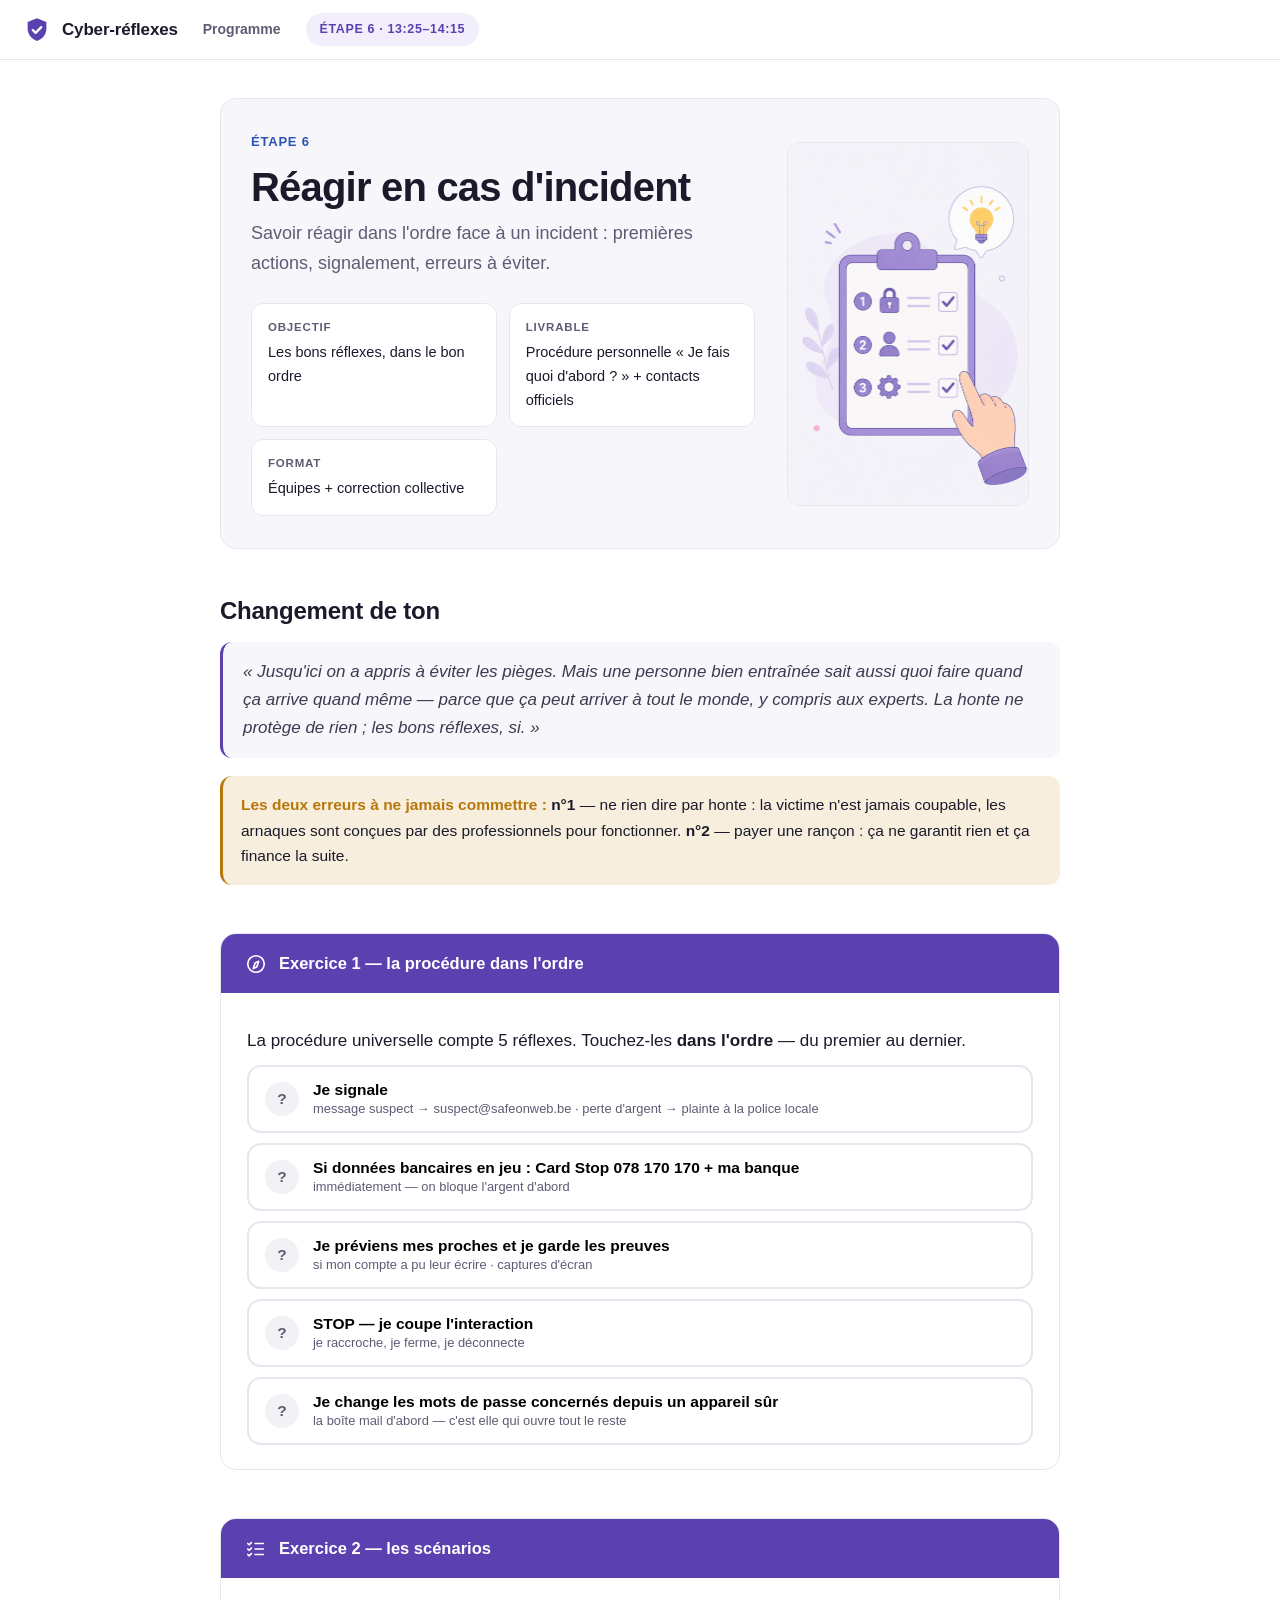
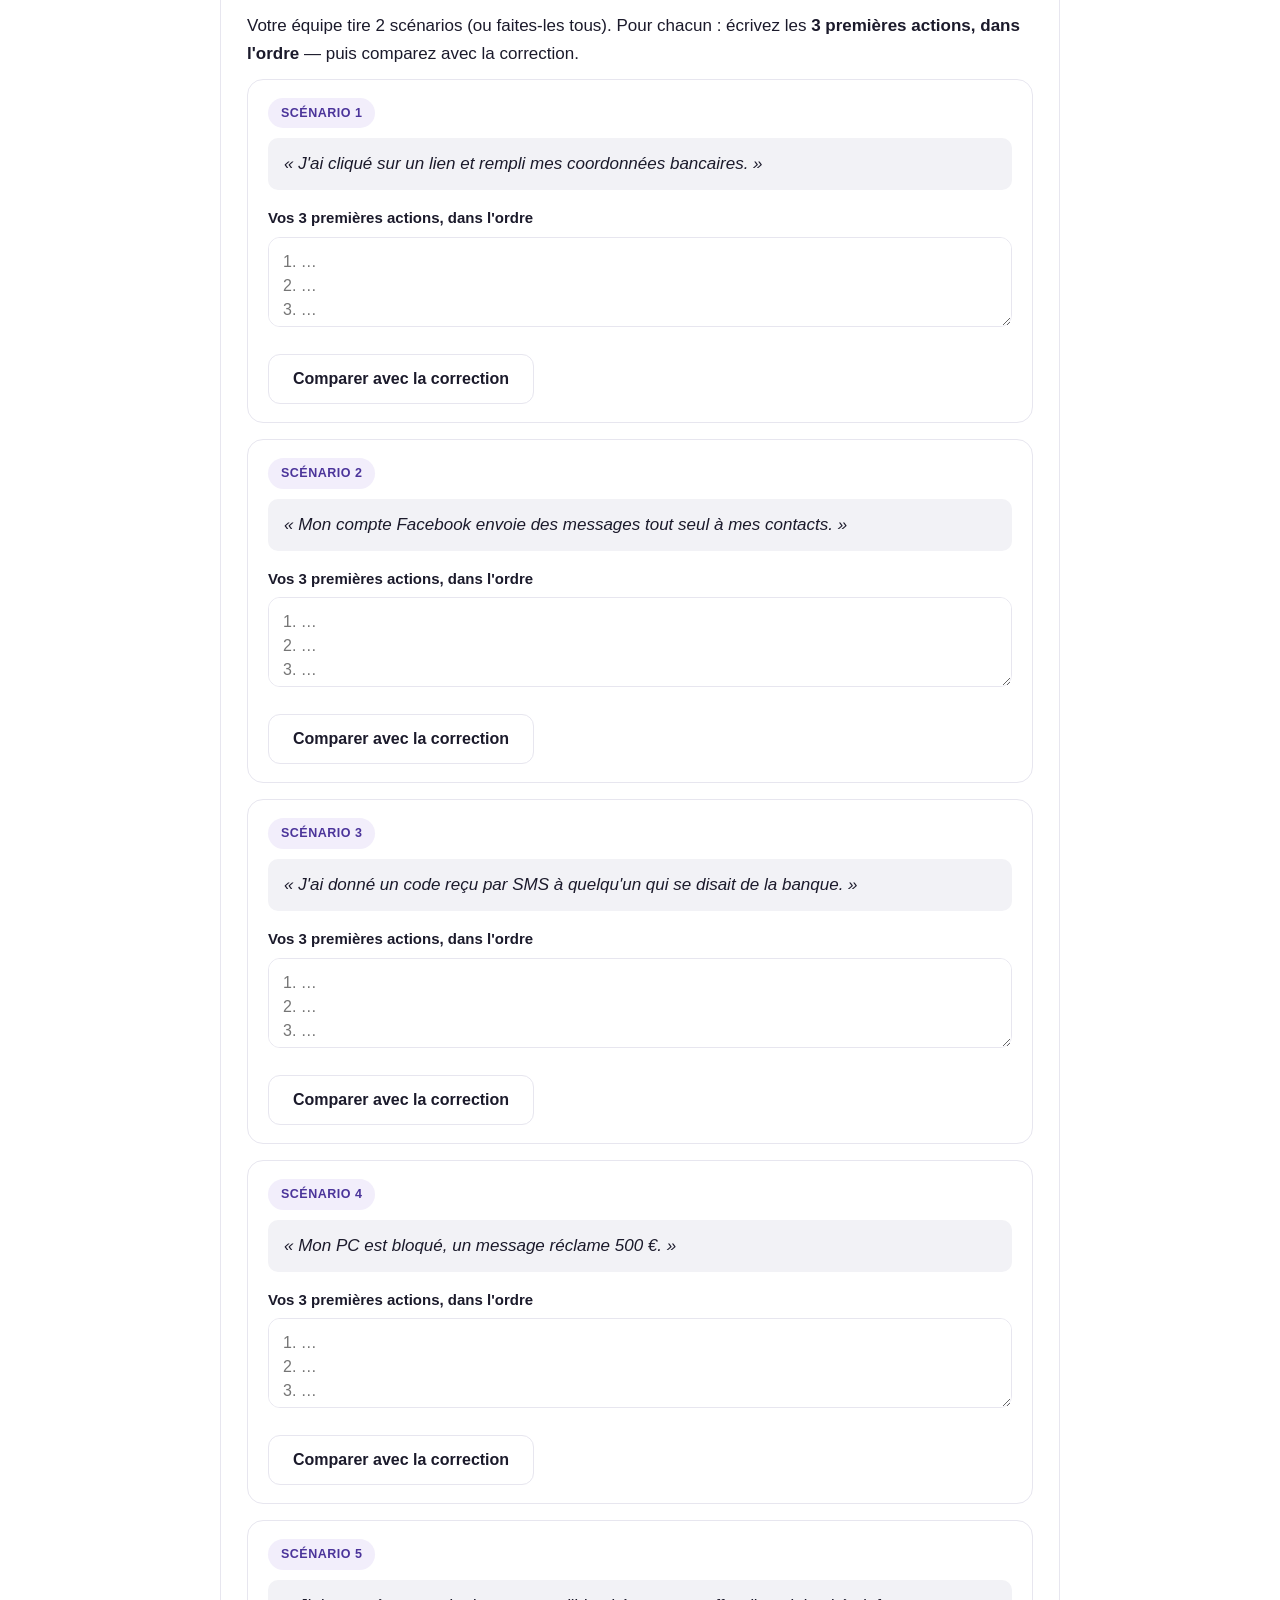
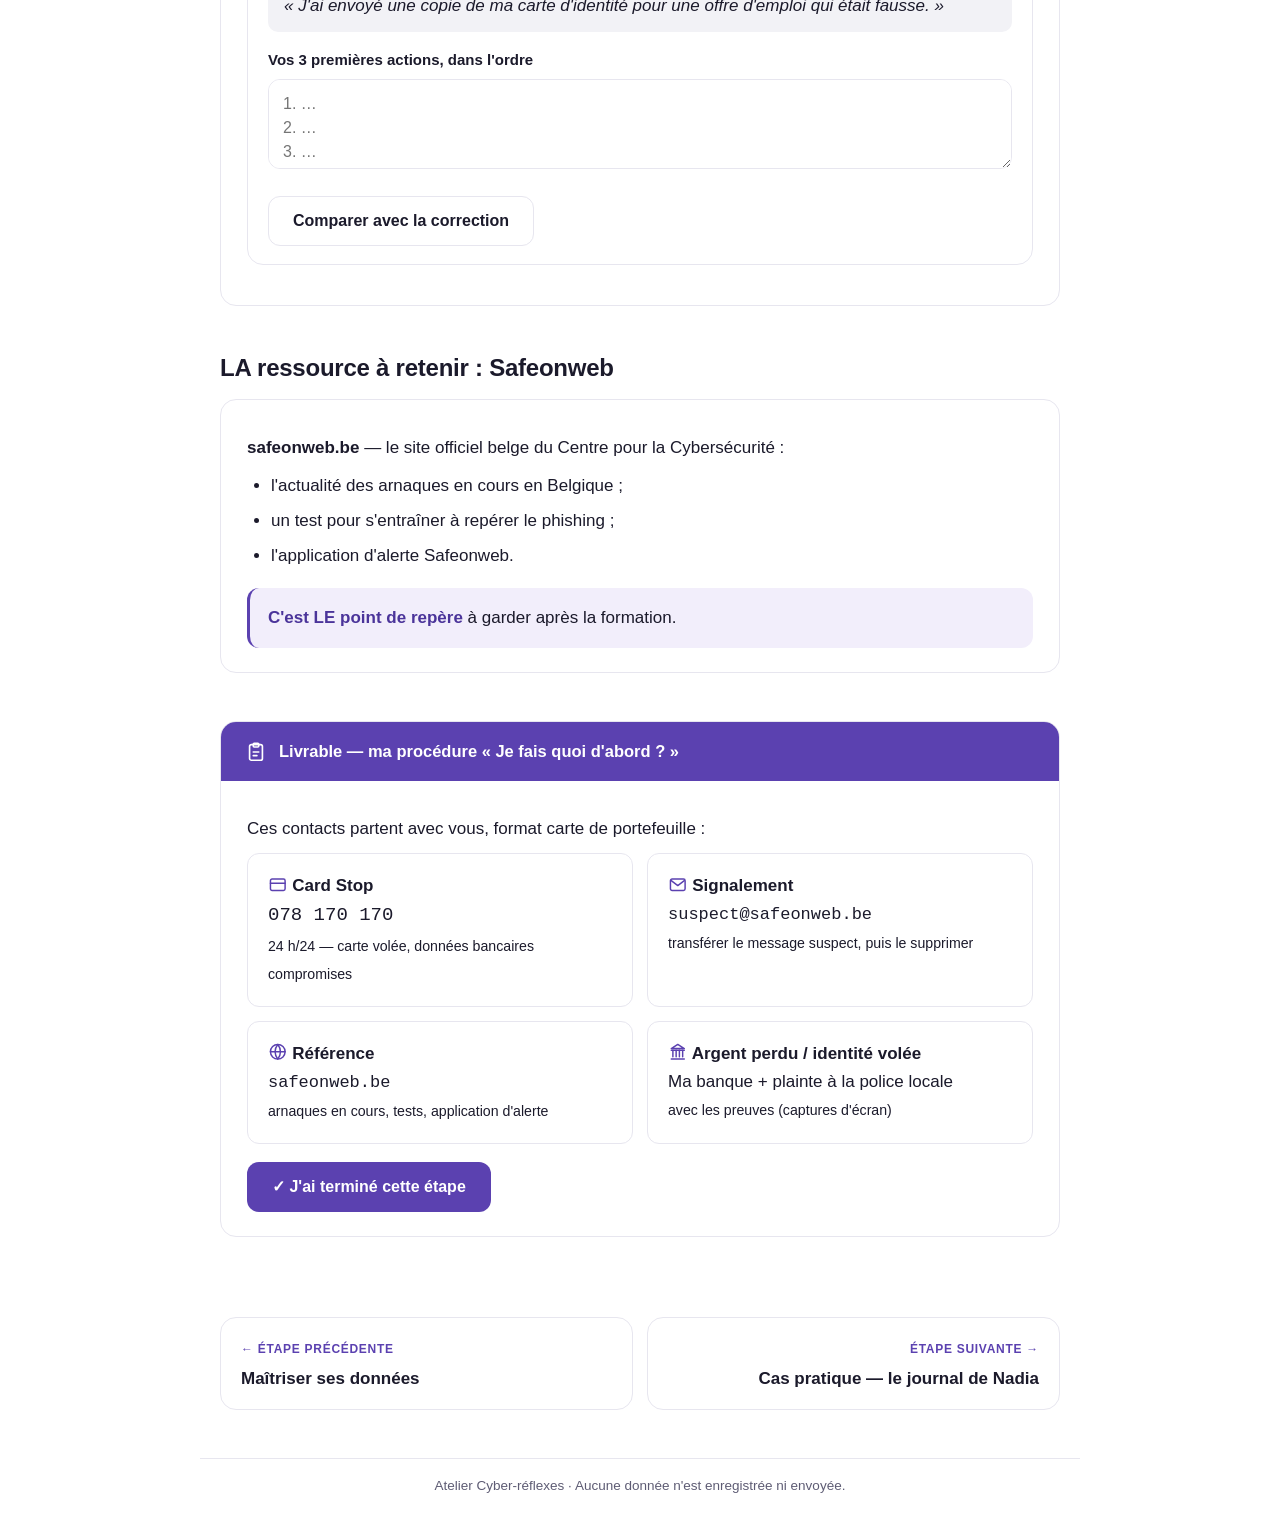
<file: etape5.html>
<!DOCTYPE html>
<html lang="fr">
<head>
<meta charset="UTF-8">
<meta name="viewport" content="width=device-width, initial-scale=1.0">
<link rel="icon" type="image/svg+xml" href="favicon.svg">
<title>Étape 6 · Réagir en cas d'incident — Cyber-réflexes</title>
<link rel="stylesheet" href="assets/style.css">
<style>
.ordre-jeu{display:grid; gap:10px}
.ordre-btn{display:flex; align-items:center; gap:14px; text-align:left;
  background:var(--card); border:2px solid var(--border); border-radius:14px;
  padding:14px 16px; font-size:15.5px; cursor:pointer; min-height:56px}
.ordre-btn:hover{border-color:var(--mauve)}
.ordre-btn .rang{width:34px; height:34px; border-radius:50%; flex:none;
  background:var(--grey-soft); color:var(--muted); font-weight:800;
  display:flex; align-items:center; justify-content:center}
.ordre-btn.place{border-color:var(--ok); background:var(--ok-soft); cursor:default}
.ordre-btn.place .rang{background:var(--ok); color:#fff}
.ordre-btn.raté{animation:secousse .3s}
@keyframes secousse{0%,100%{transform:translateX(0)}25%{transform:translateX(-6px)}75%{transform:translateX(6px)}}
.scenario{background:var(--card); border:1px solid var(--border); border-radius:var(--radius);
  box-shadow:var(--shadow); padding:18px 20px; margin-bottom:16px}
.scenario .enonce{font-style:italic; background:var(--grey-soft); border-radius:10px; padding:12px 16px}
.scenario .attendu{display:none; margin-top:12px}
.scenario .attendu.actif{display:block}
</style>
</head>
<body>
<header class="topbar">
  <a class="brand" href="index.html"><svg class="logo" width="30" height="30" viewBox="0 0 24 24" fill="none" aria-hidden="true"><path d="M12 2.5 4.5 5.5v5.2c0 4.6 3.1 8.4 7.5 10 4.4-1.6 7.5-5.4 7.5-10V5.5L12 2.5Z" fill="#5B41B0"/><path d="m8.6 12 2.3 2.3 4.5-4.6" stroke="#fff" stroke-width="1.8" stroke-linecap="round" stroke-linejoin="round"/></svg>Cyber-réflexes</a>
  <a class="nav-link" href="index.html#programme">Programme</a>
  <span class="etape-tag">Étape 6 · 13:25–14:15</span>
</header>

<main>
  <div class="hero-etape"><div class="he-copy">
    <div class="surtitre">Étape 6</div>
    <h1>Réagir en cas d'incident</h1>
    <p class="sous">Savoir réagir dans l'ordre face à un incident : premières actions, signalement, erreurs à éviter.</p>
    <div class="meta-grid">
      <div class="meta"><b>Objectif</b>Les bons réflexes, dans le bon ordre</div>
      <div class="meta"><b>Livrable</b>Procédure personnelle « Je fais quoi d'abord ? » + contacts officiels</div>
      <div class="meta"><b>Format</b>Équipes + correction collective</div>
    </div>
  </div>
    <figure class="he-media">
      <div class="ph">
        <svg width="34" height="34" viewBox="0 0 24 24" fill="none" aria-hidden="true"><rect x="3" y="4" width="18" height="16" rx="2" stroke="currentColor" stroke-width="1.5"/><circle cx="8.5" cy="9.5" r="1.6" stroke="currentColor" stroke-width="1.5"/><path d="m4 17 4.5-4.5 3.5 3.5 3-3L20 16.5" stroke="currentColor" stroke-width="1.5" stroke-linecap="round" stroke-linejoin="round"/></svg>
        <b>Visuel à venir</b>
        <small>assets/hero-etape5.jpg</small>
      </div>
      <img src="assets/hero-etape5.jpg" alt="Illustration : réagir à un incident de sécurité" loading="lazy" onerror="this.remove()">
    </figure>
  </div>

  <section>
    <h2>Changement de ton</h2>
    <div class="quote">« Jusqu'ici on a appris à éviter les pièges. Mais une personne bien entraînée sait aussi
    quoi faire quand ça arrive quand même — parce que ça peut arriver à tout le monde, y compris aux experts.
    La honte ne protège de rien ; les bons réflexes, si. »</div>
    <div class="avert"><b>Les deux erreurs à ne jamais commettre :</b>
      <b>n°1</b> — ne rien dire par honte : la victime n'est jamais coupable, les arnaques sont conçues par des professionnels pour fonctionner.
      <b>n°2</b> — payer une rançon : ça ne garantit rien et ça finance la suite.</div>
  </section>

  <section class="exo">
    <div class="exo-tete"><span class="pic"><svg class="ei" viewBox="0 0 24 24" fill="none" stroke="currentColor" stroke-width="1.8" stroke-linecap="round" stroke-linejoin="round" aria-hidden="true"><circle cx="12" cy="12" r="9"/><path d="m15 9-2 6-4 2 2-6Z"/></svg></span><b>Exercice 1 — la procédure dans l'ordre</b></div>
    <div class="exo-corps">
      <p>La procédure universelle compte 5 réflexes. Touchez-les <b>dans l'ordre</b> — du premier au dernier.</p>
      <div class="ordre-jeu" id="ordreJeu"></div>
      <div id="ordreBilan"></div>
    </div>
  </section>

  <section class="exo">
    <div class="exo-tete"><span class="pic"><svg class="ei" viewBox="0 0 24 24" fill="none" stroke="currentColor" stroke-width="1.8" stroke-linecap="round" stroke-linejoin="round" aria-hidden="true"><path d="M11 6h9M11 12h9M11 18h9"/><path d="m3 6 1.4 1.4L7 5M3 12l1.4 1.4L7 11M3 18l1.4 1.4L7 17"/></svg></span><b>Exercice 2 — les scénarios</b></div>
    <div class="exo-corps">
      <p>Votre équipe tire 2 scénarios (ou faites-les tous). Pour chacun : écrivez les <b>3 premières actions,
      dans l'ordre</b> — puis comparez avec la correction.</p>
      <div id="scenarios"></div>
    </div>
  </section>

  <section>
    <h2>LA ressource à retenir : Safeonweb</h2>
    <div class="card">
      <p><b>safeonweb.be</b> — le site officiel belge du Centre pour la Cybersécurité :</p>
      <ul>
        <li>l'actualité des arnaques en cours en Belgique ;</li>
        <li>un test pour s'entraîner à repérer le phishing ;</li>
        <li>l'application d'alerte Safeonweb.</li>
      </ul>
      <div class="cle" style="margin-bottom:0"><b>C'est LE point de repère</b> à garder après la formation.</div>
    </div>
  </section>

  <section class="exo">
    <div class="exo-tete"><span class="pic"><svg class="ei" viewBox="0 0 24 24" fill="none" stroke="currentColor" stroke-width="1.8" stroke-linecap="round" stroke-linejoin="round" aria-hidden="true"><rect x="5" y="4" width="14" height="17" rx="2"/><rect x="9" y="2.5" width="6" height="4" rx="1"/><path d="M9 12h6M9 16h4"/></svg></span><b>Livrable — ma procédure « Je fais quoi d'abord ? »</b></div>
    <div class="exo-corps">
      <p>Ces contacts partent avec vous, format carte de portefeuille :</p>
      <div class="grid2">
        <div class="mini-carte"><b><svg class="ei" viewBox="0 0 24 24" fill="none" stroke="currentColor" stroke-width="1.8" stroke-linecap="round" stroke-linejoin="round" aria-hidden="true"><rect x="3" y="5" width="18" height="14" rx="2"/><path d="M3 10h18"/></svg> Card Stop</b><br><span class="mono" style="font-size:19px">078 170 170</span><br><small>24 h/24 — carte volée, données bancaires compromises</small></div>
        <div class="mini-carte"><b><svg class="ei" viewBox="0 0 24 24" fill="none" stroke="currentColor" stroke-width="1.8" stroke-linecap="round" stroke-linejoin="round" aria-hidden="true"><rect x="3" y="5" width="18" height="14" rx="2"/><path d="m4 7 8 6 8-6"/></svg> Signalement</b><br><span class="mono">suspect@safeonweb.be</span><br><small>transférer le message suspect, puis le supprimer</small></div>
        <div class="mini-carte"><b><svg class="ei" viewBox="0 0 24 24" fill="none" stroke="currentColor" stroke-width="1.8" stroke-linecap="round" stroke-linejoin="round" aria-hidden="true"><circle cx="12" cy="12" r="9"/><path d="M3 12h18"/><path d="M12 3a14 14 0 0 1 0 18 14 14 0 0 1 0-18Z"/></svg> Référence</b><br><span class="mono">safeonweb.be</span><br><small>arnaques en cours, tests, application d'alerte</small></div>
        <div class="mini-carte"><b><svg class="ei" viewBox="0 0 24 24" fill="none" stroke="currentColor" stroke-width="1.8" stroke-linecap="round" stroke-linejoin="round" aria-hidden="true"><path d="M4 21h16M4 10h16"/><path d="M6 10v8M10 10v8M14 10v8M18 10v8"/><path d="m12 3 8 5H4Z"/></svg> Argent perdu / identité volée</b><br>Ma banque + plainte à la police locale<br><small>avec les preuves (captures d'écran)</small></div>
      </div>
      <div class="actions">
        <button class="btn" id="finEtape">✓ J'ai terminé cette étape</button>
      </div>
      <div id="finMsg"></div>
    </div>
  </section>
</main>

<nav class="pager">
  <a href="etape4.html"><span class="dir">← Étape précédente</span><span class="titre" style="display:block">Maîtriser ses données</span></a>
  <a class="suivant" href="nadia.html"><span class="dir">Étape suivante →</span><span class="titre" style="display:block">Cas pratique — le journal de Nadia</span></a>
</nav>
<footer class="colophon">Atelier Cyber-réflexes · Aucune donnée n'est enregistrée ni envoyée.</footer>

<script src="assets/site.js"></script>
<script>
(function(){
/* ---- Exercice 1 : remettre la procédure dans l'ordre ---- */
var ETAPES=[
 {t:'STOP — je coupe l\'interaction', d:'je raccroche, je ferme, je déconnecte'},
 {t:'Si données bancaires en jeu : Card Stop 078 170 170 + ma banque', d:'immédiatement — on bloque l\'argent d\'abord'},
 {t:'Je change les mots de passe concernés depuis un appareil sûr', d:'la boîte mail d\'abord — c\'est elle qui ouvre tout le reste'},
 {t:'Je signale', d:'message suspect → suspect@safeonweb.be · perte d\'argent → plainte à la police locale'},
 {t:'Je préviens mes proches et je garde les preuves', d:'si mon compte a pu leur écrire · captures d\'écran'}
];
var melange=[3,1,4,0,2]; // ordre d'affichage volontairement mélangé
var attendu=0;
var jeu=document.getElementById('ordreJeu');
melange.forEach(function(idx){
  var b=document.createElement('button');
  b.className='ordre-btn'; b.dataset.idx=idx;
  b.innerHTML='<span class="rang">?</span><span><b>'+ETAPES[idx].t+'</b><br><small style="color:var(--muted)">'+ETAPES[idx].d+'</small></span>';
  jeu.appendChild(b);
});
jeu.addEventListener('click',function(e){
  var b=e.target.closest('.ordre-btn');
  if(!b||b.classList.contains('place')) return;
  var idx=parseInt(b.dataset.idx,10);
  if(idx===attendu){
    b.classList.add('place');
    b.querySelector('.rang').textContent=idx+1;
    attendu++;
    if(attendu===ETAPES.length){
      document.getElementById('ordreBilan').innerHTML=
        '<div class="resultat ok" style="margin-top:14px"><span class="tag ok">Procédure maîtrisée</span>'+
        '<p style="margin-bottom:0">C\'est cet ordre-là qui limite les dégâts : on coupe, on bloque l\'argent, on reprend les accès, on signale, on protège les autres.</p></div>';
    }
  } else {
    b.classList.remove('raté'); void b.offsetWidth; b.classList.add('raté');
  }
});

/* ---- Exercice 2 : scénarios ---- */
var SCENARIOS=[
 {s:'J\'ai cliqué sur un lien et rempli mes coordonnées bancaires.',
  a:['Card Stop 078 170 170 + ma banque immédiatement.',
     'Surveiller le compte / faire bloquer.',
     'Signaler à suspect@safeonweb.be ; plainte à la police si de l\'argent a bougé.']},
 {s:'Mon compte Facebook envoie des messages tout seul à mes contacts.',
  a:['Changer le mot de passe (et celui de la boîte mail s\'il est identique).',
     'Déconnecter toutes les sessions dans les paramètres de sécurité.',
     'Prévenir mes contacts de ne pas cliquer.']},
 {s:'J\'ai donné un code reçu par SMS à quelqu\'un qui se disait de la banque.',
  a:['Raccrocher, ne pas rappeler.',
     'Appeler soi-même la vraie banque + Card Stop 078 170 170.',
     'Changer les mots de passe concernés ; garder les preuves.']},
 {s:'Mon PC est bloqué, un message réclame 500 €.',
  a:['Ne pas payer — payer ne garantit rien et finance la suite.',
     'Débrancher le PC du réseau.',
     'Demander de l\'aide (proche compétent, réparateur) et signaler ; plainte à la police.']},
 {s:'J\'ai envoyé une copie de ma carte d\'identité pour une offre d\'emploi qui était fausse.',
  a:['Plainte à la police (risque d\'usurpation d\'identité) — avec les preuves.',
     'Prévenir sa banque, surveiller ses comptes.',
     'Signaler à suspect@safeonweb.be ; se méfier des contacts qui suivront (les données se revendent).']}
];
var wrap=document.getElementById('scenarios');
SCENARIOS.forEach(function(sc,i){
  var d=document.createElement('div'); d.className='scenario';
  d.innerHTML='<div><span class="tag mauve">Scénario '+(i+1)+'</span></div>'+
    '<div class="enonce" style="margin-top:10px">« '+sc.s+' »</div>'+
    '<label for="s'+i+'a">Vos 3 premières actions, dans l\'ordre</label>'+
    '<textarea id="s'+i+'a" placeholder="1. …&#10;2. …&#10;3. …" style="min-height:90px"></textarea>'+
    '<div class="actions"><button class="btn ghost" data-i="'+i+'">Comparer avec la correction</button></div>'+
    '<div class="attendu" id="att-'+i+'"><div class="resultat ok"><span class="tag ok">Actions attendues</span>'+
    '<ol style="margin-bottom:0">'+sc.a.map(function(x){return '<li>'+x+'</li>';}).join('')+'</ol></div></div>';
  wrap.appendChild(d);
});
wrap.addEventListener('click',function(e){
  var b=e.target.closest('button[data-i]'); if(!b) return;
  document.getElementById('att-'+b.dataset.i).classList.add('actif');
});

document.getElementById('finEtape').addEventListener('click',function(){
  CR.marquer('etape5');
  document.getElementById('finMsg').innerHTML=
    '<div class="resultat ok"><span class="tag ok">Étape validée</span>'+
    '<p style="margin-bottom:0">Vous savez maintenant quoi faire, dans l\'ordre. Place au cas pratique final : le journal de Nadia.</p></div>';
});
})();
</script>
</body>
</html>
</file>
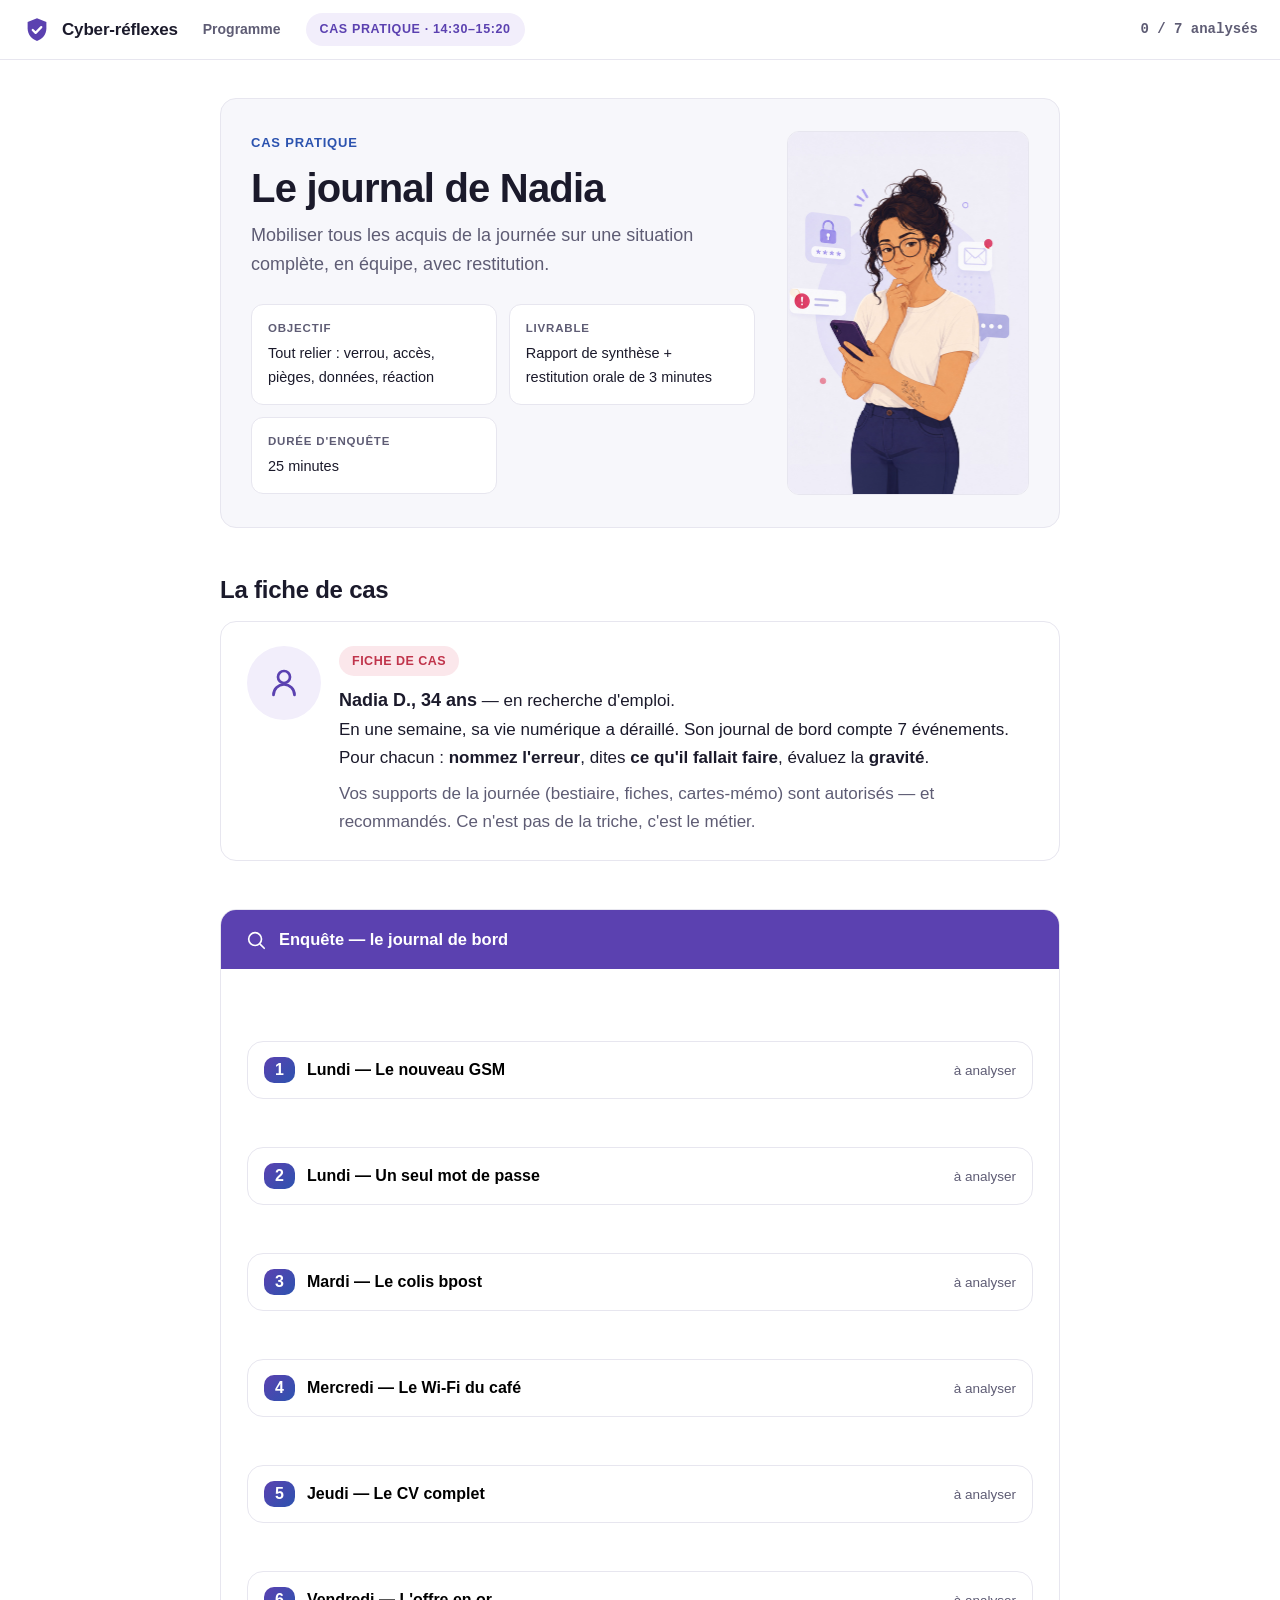
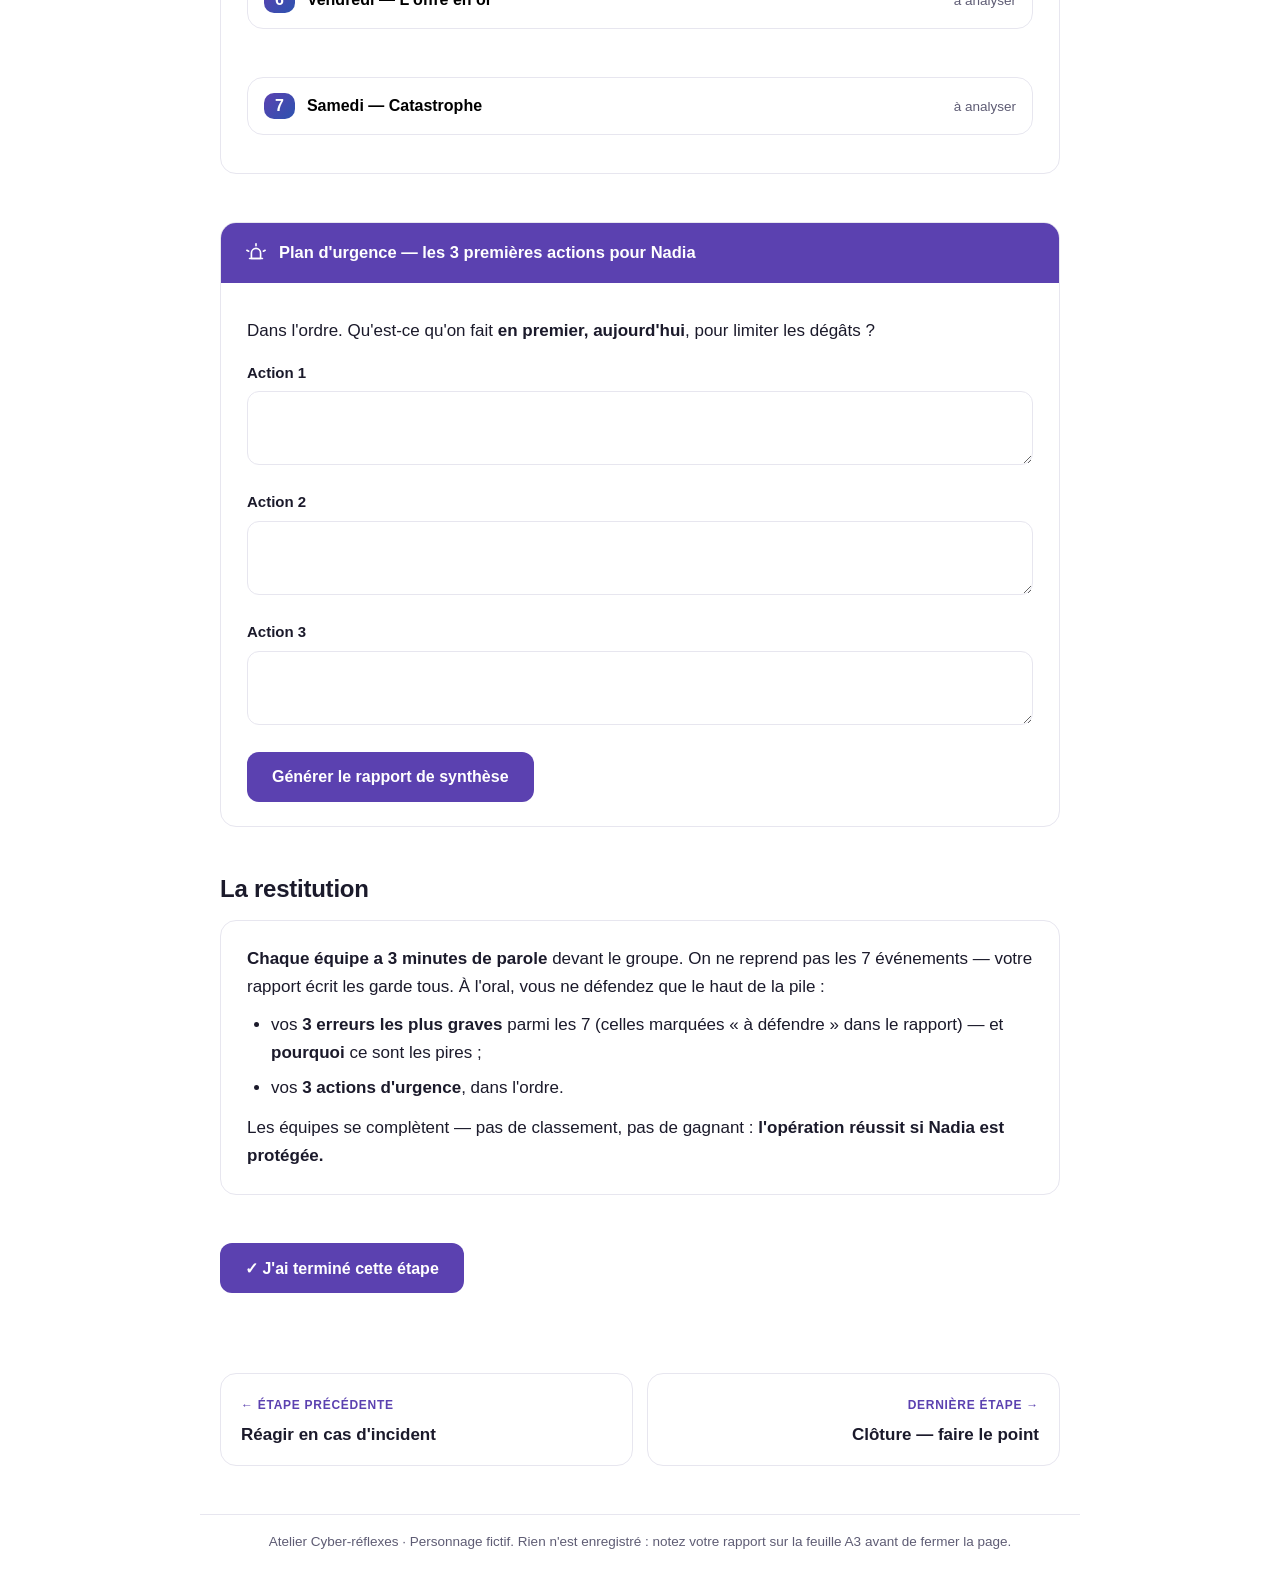
<file: nadia.html>
<!DOCTYPE html>
<html lang="fr">
<head>
<meta charset="UTF-8">
<meta name="viewport" content="width=device-width, initial-scale=1.0">
<link rel="icon" type="image/svg+xml" href="favicon.svg">
<title>Cas pratique · Le journal de Nadia — Cyber-réflexes</title>
<link rel="stylesheet" href="assets/style.css">
<style>
.dossier{display:flex; gap:18px; align-items:flex-start; flex-wrap:wrap}
.photo{width:74px; height:74px; border-radius:50%; background:var(--mauve-soft);
  display:flex; align-items:center; justify-content:center; font-size:36px; flex:none}
.jour{background:var(--card); border:1px solid var(--border); border-radius:var(--radius);
  box-shadow:var(--shadow); margin-bottom:14px; overflow:hidden}
.jour-tete{width:100%; display:flex; align-items:center; gap:12px; padding:14px 16px;
  background:none; border:none; cursor:pointer; text-align:left; font-size:16px; min-height:56px}
.jour-tete .num{font-weight:800; color:#fff; border-radius:10px; padding:4px 11px; flex:none;
  background:linear-gradient(135deg,var(--mauve),var(--blue))}
.jour-tete .titre{font-weight:700; flex:1}
.jour-tete .etat{font-size:13.5px; color:var(--muted); flex:none}
.jour.fait .etat{color:var(--ok); font-weight:700}
.jour-corps{display:none; padding:0 16px 18px; border-top:2px dashed var(--border)}
.jour.ouvert .jour-corps{display:block}
.citation{background:var(--grey-soft); border-left:4px solid var(--muted); border-radius:8px;
  padding:12px 16px; margin:14px 0; font-style:italic}
.gravite{display:flex; gap:10px; flex-wrap:wrap}
.gbtn{min-height:50px; flex:1; min-width:118px; border-radius:12px; border:2px solid var(--border);
  background:var(--card); font-weight:800; font-size:14px; cursor:pointer; text-transform:uppercase; letter-spacing:.03em}
.gbtn[data-g="1"].on{border-color:var(--warn); color:var(--warn); background:var(--warn-soft)}
.gbtn[data-g="2"].on{border-color:#B05A10; color:#B05A10; background:#FAEBDC}
.gbtn[data-g="3"].on{border-color:var(--bad); color:var(--bad); background:var(--bad-soft)}
.ligne-rapport{border-bottom:1px solid var(--border); padding:12px 0}
.ligne-rapport:last-child{border-bottom:none}
.ligne-rapport .jt{font-weight:800; color:var(--mauve-dark)}
.ligne-rapport.top3{background:var(--mauve-soft); border:1px solid var(--mauve);
  border-radius:12px; padding:12px 15px; margin-bottom:10px}
.ligne-rapport.top3 .tag.mauve{margin-bottom:6px; display:inline-block}
#rapport,#validation{display:none}
#rapport.actif,#validation.actif{display:block}
</style>
</head>
<body>
<header class="topbar">
  <a class="brand" href="index.html"><svg class="logo" width="30" height="30" viewBox="0 0 24 24" fill="none" aria-hidden="true"><path d="M12 2.5 4.5 5.5v5.2c0 4.6 3.1 8.4 7.5 10 4.4-1.6 7.5-5.4 7.5-10V5.5L12 2.5Z" fill="#5B41B0"/><path d="m8.6 12 2.3 2.3 4.5-4.6" stroke="#fff" stroke-width="1.8" stroke-linecap="round" stroke-linejoin="round"/></svg>Cyber-réflexes</a>
  <a class="nav-link" href="index.html#programme">Programme</a>
  <span class="etape-tag">Cas pratique · 14:30–15:20</span>
  <span class="spacer"></span>
  <span class="progres mono" id="progres">0 / 7 analysés</span>
</header>

<main>
  <div class="hero-etape"><div class="he-copy">
    <div class="surtitre">Cas pratique</div>
    <h1>Le journal de Nadia</h1>
    <p class="sous">Mobiliser tous les acquis de la journée sur une situation complète, en équipe, avec restitution.</p>
    <div class="meta-grid">
      <div class="meta"><b>Objectif</b>Tout relier : verrou, accès, pièges, données, réaction</div>
      <div class="meta"><b>Livrable</b>Rapport de synthèse + restitution orale de 3 minutes</div>
      <div class="meta"><b>Durée d'enquête</b>25 minutes</div>
    </div>
  </div>
    <figure class="he-media">
      <div class="ph">
        <svg width="34" height="34" viewBox="0 0 24 24" fill="none" aria-hidden="true"><rect x="3" y="4" width="18" height="16" rx="2" stroke="currentColor" stroke-width="1.5"/><circle cx="8.5" cy="9.5" r="1.6" stroke="currentColor" stroke-width="1.5"/><path d="m4 17 4.5-4.5 3.5 3.5 3-3L20 16.5" stroke="currentColor" stroke-width="1.5" stroke-linecap="round" stroke-linejoin="round"/></svg>
        <b>Visuel à venir</b>
        <small>assets/hero-nadia.jpg</small>
      </div>
      <img src="assets/hero-nadia.jpg" alt="Illustration : journal de bord et enquête" loading="lazy" onerror="this.remove()">
    </figure>
  </div>

  <section>
    <h2>La fiche de cas</h2>
    <div class="card dossier">
      <div class="photo"><svg class="ei" viewBox="0 0 24 24" fill="none" stroke="currentColor" stroke-width="1.8" stroke-linecap="round" stroke-linejoin="round" aria-hidden="true"><circle cx="12" cy="8" r="4"/><path d="M5 20a7 7 0 0 1 14 0"/></svg></div>
      <div style="flex:1; min-width:240px">
        <span class="tag alerte">Fiche de cas</span>
        <p style="margin:10px 0 0"><b style="font-size:18px">Nadia D., 34 ans</b> — en recherche d'emploi.<br>
        En une semaine, sa vie numérique a déraillé. Son journal de bord compte 7 événements.
        Pour chacun : <b>nommez l'erreur</b>, dites <b>ce qu'il fallait faire</b>, évaluez la <b>gravité</b>.</p>
        <p style="margin:8px 0 0; color:var(--muted)">Vos supports de la journée (bestiaire, fiches, cartes-mémo)
        sont autorisés — et recommandés. Ce n'est pas de la triche, c'est le métier.</p>
      </div>
    </div>
  </section>

  <section class="exo">
    <div class="exo-tete"><span class="pic"><svg class="ei" viewBox="0 0 24 24" fill="none" stroke="currentColor" stroke-width="1.8" stroke-linecap="round" stroke-linejoin="round" aria-hidden="true"><circle cx="11" cy="11" r="7"/><path d="m21 21-4.3-4.3"/></svg></span><b>Enquête — le journal de bord</b></div>
    <div class="exo-corps">
      <div id="journal"></div>
    </div>
  </section>

  <section class="exo">
    <div class="exo-tete"><span class="pic"><svg class="ei" viewBox="0 0 24 24" fill="none" stroke="currentColor" stroke-width="1.8" stroke-linecap="round" stroke-linejoin="round" aria-hidden="true"><path d="M7 12a5 5 0 0 1 10 0v6H7Z"/><path d="M5 18h14"/><path d="M12 4V2"/><path d="M4 10 2 9M20 10l2-1"/></svg></span><b>Plan d'urgence — les 3 premières actions pour Nadia</b></div>
    <div class="exo-corps">
      <p>Dans l'ordre. Qu'est-ce qu'on fait <b>en premier, aujourd'hui</b>, pour limiter les dégâts ?</p>
      <label for="u1">Action 1</label><textarea id="u1"></textarea>
      <label for="u2">Action 2</label><textarea id="u2"></textarea>
      <label for="u3">Action 3</label><textarea id="u3"></textarea>
      <div class="actions">
        <button class="btn" id="genRapport">Générer le rapport de synthèse</button>
      </div>
    </div>
  </section>

  <section class="card" id="rapport">
    <h2>Rapport de synthèse — équipe</h2>
    <p style="margin-top:0; color:var(--muted)">Vos 7 événements, <b>classés du plus grave au moins grave</b> selon vos évaluations.
    Les <b>3 en tête</b> (marqués « à défendre ») sont ceux que vous présenterez à l'oral — inutile de tout reprendre.</p>
    <div id="rapportCorps"></div>
    <h2 style="margin-top:22px">Plan d'urgence proposé</h2>
    <ol id="rapportUrgence"></ol>
    <div class="actions">
      <button class="btn bleu" id="comparer">Comparer avec la correction proposée</button>
    </div>
    <div id="validation">
      <div class="resultat ok" style="margin-top:18px">
        <span class="tag ok">Cas pratique bouclé</span>
        <p><b>Séquence d'urgence attendue :</b></p>
        <ol>
          <li><b>Card Stop 078 170 170 + la banque</b> — des données bancaires ont fuité et des retraits apparaissent : on bloque d'abord l'argent.</li>
          <li><b>Changer les mots de passe depuis un appareil sain</b> — la boîte mail en premier (elle permet de réinitialiser tout le reste), et un mot de passe DIFFÉRENT par compte.</li>
          <li><b>Signaler et porter plainte</b> — messages suspects à suspect@safeonweb.be, plainte à la police (argent perdu + carte d'identité envoyée = risque d'usurpation), preuves conservées (captures).</li>
        </ol>
        <p><b>Puis, à froid :</b> un code sur le téléphone, des phrases de passe uniques, le CV nettoyé
        (retirer registre national, adresse complète, date de naissance), et ne plus jamais payer une rançon —
        ça ne garantit rien et ça finance la suite.</p>
        <div class="memo" style="margin-bottom:0">Vos réponses peuvent être formulées autrement et rester justes :
        ce qui compte à la restitution, c'est <b>l'ordre</b> (l'argent d'abord) et le <b>POURQUOI</b> de chaque action.</div>
      </div>
    </div>
  </section>

  <section>
    <h2>La restitution</h2>
    <div class="card">
      <p style="margin-top:0"><b>Chaque équipe a 3 minutes de parole</b> devant le groupe. On ne reprend pas les 7 événements —
      votre rapport écrit les garde tous. À l'oral, vous ne défendez que le haut de la pile :</p>
      <ul style="margin:0 0 12px">
        <li>vos <b>3 erreurs les plus graves</b> parmi les 7 (celles marquées « à défendre » dans le rapport) — et <b>pourquoi</b> ce sont les pires ;</li>
        <li>vos <b>3 actions d'urgence</b>, dans l'ordre.</li>
      </ul>
      <p style="margin-bottom:0">Les équipes se complètent — pas de classement, pas de gagnant :
      <b>l'opération réussit si Nadia est protégée.</b></p>
    </div>
  </section>

  <section>
    <div class="actions"><button class="btn" id="finEtape">✓ J'ai terminé cette étape</button></div>
    <div id="finMsg"></div>
  </section>
</main>

<nav class="pager">
  <a href="etape5.html"><span class="dir">← Étape précédente</span><span class="titre" style="display:block">Réagir en cas d'incident</span></a>
  <a class="suivant" href="cloture.html"><span class="dir">Dernière étape →</span><span class="titre" style="display:block">Clôture — faire le point</span></a>
</nav>
<footer class="colophon">Atelier Cyber-réflexes · Personnage fictif. Rien n'est enregistré : notez votre rapport sur la feuille A3 avant de fermer la page.</footer>

<script src="assets/site.js"></script>
<script>
(function(){
var JOURS=[
 {j:'Lundi', t:'Le nouveau GSM', q:'Mon nouveau GSM est super. Pas mis de code, ça me fait gagner du temps.'},
 {j:'Lundi', t:'Un seul mot de passe', q:'J\'ai mis le même mot de passe partout : nadia1990. Comme ça je ne l\'oublie pas.'},
 {j:'Mardi', t:'Le colis bpost', q:'Reçu un SMS de bpost pour un colis bloqué. J\'ai payé les 1,99 € de frais avec ma carte, via le lien.'},
 {j:'Mercredi', t:'Le Wi-Fi du café', q:'Au café, j\'ai profité du Wi-Fi gratuit pour consulter mon compte en banque.'},
 {j:'Jeudi', t:'Le CV complet', q:'J\'ai mis mon CV en ligne avec tout : adresse complète, date de naissance, numéro de registre national. Plus c\'est complet, plus c\'est sérieux, non ?'},
 {j:'Vendredi', t:'L\'offre en or', q:'Une offre d\'emploi incroyable par mail : 3 500 € en télétravail ! Ils voulaient juste une copie de ma carte d\'identité pour finaliser. Je l\'ai envoyée.'},
 {j:'Samedi', t:'Catastrophe', q:'Mon PC est bloqué, tous mes fichiers sont verrouillés, on me réclame 500 €. Et des retraits bizarres apparaissent sur mon compte…'}
];
var etat=JOURS.map(function(){return {erreur:'', action:'', grav:0, fait:false};});
var wrap=document.getElementById('journal');

JOURS.forEach(function(d,i){
  var el=document.createElement('section'); el.className='jour'; el.id='jour-'+i;
  el.innerHTML=
   '<button class="jour-tete" data-i="'+i+'" aria-expanded="false">'+
     '<span class="num">'+(i+1)+'</span><span class="titre">'+d.j+' — '+d.t+'</span>'+
     '<span class="etat" id="etat-'+i+'">à analyser</span></button>'+
   '<div class="jour-corps">'+
     '<div class="citation">« '+d.q+' »</div>'+
     '<label for="err-'+i+'">Quelle est l\'erreur ?</label>'+
     '<textarea id="err-'+i+'"></textarea>'+
     '<label for="act-'+i+'">Qu\'est-ce qu\'il fallait faire à la place ?</label>'+
     '<textarea id="act-'+i+'"></textarea>'+
     '<label>Gravité</label>'+
     '<div class="gravite" data-i="'+i+'">'+
       '<button class="gbtn" data-g="1">1 · Imprudence</button>'+
       '<button class="gbtn" data-g="2">2 · Risqué</button>'+
       '<button class="gbtn" data-g="3">3 · Critique</button></div>'+
     '<div class="actions"><button class="btn valider-jour" data-i="'+i+'">Valider l\'analyse</button></div>'+
   '</div>';
  wrap.appendChild(el);
});

wrap.addEventListener('click',function(e){
  var tete=e.target.closest('.jour-tete');
  if(tete){
    var jr=tete.parentElement;
    jr.classList.toggle('ouvert');
    tete.setAttribute('aria-expanded', jr.classList.contains('ouvert')?'true':'false');
    return;
  }
  var g=e.target.closest('.gbtn');
  if(g){
    var zone=g.parentElement, i=parseInt(zone.dataset.i,10);
    zone.querySelectorAll('.gbtn').forEach(function(x){x.classList.remove('on');});
    g.classList.add('on');
    etat[i].grav=parseInt(g.dataset.g,10);
    return;
  }
  var v=e.target.closest('.valider-jour');
  if(v){
    var i=parseInt(v.dataset.i,10);
    etat[i].erreur=document.getElementById('err-'+i).value.trim();
    etat[i].action=document.getElementById('act-'+i).value.trim();
    if(!etat[i].erreur || !etat[i].action || !etat[i].grav){
      document.getElementById('etat-'+i).textContent='incomplet — erreur, action et gravité';
      return;
    }
    etat[i].fait=true;
    var jr=document.getElementById('jour-'+i);
    jr.classList.add('fait'); jr.classList.remove('ouvert');
    jr.querySelector('.jour-tete').setAttribute('aria-expanded','false');
    document.getElementById('etat-'+i).textContent='✓ analysé';
    var n=etat.filter(function(x){return x.fait;}).length;
    document.getElementById('progres').textContent=n+' / 7 analysés';
  }
});

var GTAG={1:'verif',2:'verif',3:'alerte'};
document.getElementById('genRapport').addEventListener('click',function(){
  var corps=document.getElementById('rapportCorps');
  // Classer du plus grave au moins grave ; à gravité égale, on garde l'ordre chronologique
  var ordre=JOURS.map(function(_,i){return i;});
  ordre.sort(function(a,b){return (etat[b].grav||0)-(etat[a].grav||0);});
  var html='';
  ordre.forEach(function(i,rang){
    var d=JOURS[i], s=etat[i], top=rang<3;
    html+='<div class="ligne-rapport'+(top?' top3':'')+'">'+
      (top?'<span class="tag mauve">À défendre à l\'oral</span>':'')+
      '<span class="jt">'+d.j+' — '+d.t+'</span>'+
      (s.grav?' <span class="tag '+GTAG[s.grav]+'">Gravité '+s.grav+'</span>':'')+
      '<br><b>Erreur :</b> '+(s.erreur||'<i>non analysé</i>')+
      '<br><b>À faire :</b> '+(s.action||'<i>non analysé</i>')+'</div>';
  });
  corps.innerHTML=html;
  var ul=document.getElementById('rapportUrgence'); ul.innerHTML='';
  ['u1','u2','u3'].forEach(function(id){
    var t=document.getElementById(id).value.trim();
    if(t){var li=document.createElement('li'); li.textContent=t; ul.appendChild(li);}
  });
  var r=document.getElementById('rapport');
  r.classList.add('actif');
  r.scrollIntoView({behavior:'smooth'});
});

document.getElementById('comparer').addEventListener('click',function(){
  CR.marquer('nadia');
  var v=document.getElementById('validation');
  v.classList.add('actif');
  v.scrollIntoView({behavior:'smooth'});
});

document.getElementById('finEtape').addEventListener('click',function(){
  CR.marquer('nadia');
  document.getElementById('finMsg').innerHTML='<div class="resultat ok"><span class="tag ok">Étape validée</span>'+
    '<p style="margin-bottom:0">Dossier bouclé. Place à la restitution, puis à la clôture.</p></div>';
});
})();
</script>
</body>
</html>
</file>
<file: assets/style.css>
/* ===================================================================
   Atelier Cyber-réflexes — système de design (aligné sur la landing)
   Blanc · surfaces plates à fine bordure · mauve · bleu · sobre
   =================================================================== */
:root{
  --bg:#FFFFFF;
  --wash:#F7F7FB;
  --card:#FFFFFF;
  --border:#E7E6EF;
  --text:#1B1A2B;
  --muted:#5E5C74;
  --mauve:#5B41B0;
  --mauve-dark:#4B349A;
  --mauve-2:#7C5CD6;
  --mauve-soft:#F2EEFB;
  --blue:#2C53AF;
  --blue-dark:#22417F;
  --blue-soft:#EAF0FB;
  --grey-soft:#F2F2F6;
  --ok:#238C60;
  --ok-soft:#E4F4EC;
  --warn:#B7770C;
  --warn-soft:#F7EEDD;
  --bad:#C0344B;
  --bad-soft:#FBE7EB;
  --radius:16px;
  --radius-md:12px;
  --shadow:none;
}
*{box-sizing:border-box; -webkit-tap-highlight-color:transparent}
html{scroll-behavior:smooth}
body{
  margin:0; background:var(--bg); color:var(--text);
  font:17px/1.65 -apple-system,BlinkMacSystemFont,"Segoe UI",Roboto,"Helvetica Neue",Arial,sans-serif;
  -webkit-font-smoothing:antialiased;
}
.mono{font-family:ui-monospace,"SF Mono",Menlo,Consolas,monospace}

/* ---------- Barre supérieure ---------- */
.topbar{
  position:sticky; top:0; z-index:20;
  background:var(--bg); border-bottom:1px solid var(--border);
  display:flex; align-items:center; gap:14px; flex-wrap:wrap;
  padding:12px 22px;
}
.brand{
  display:flex; align-items:center; gap:10px;
  font-weight:700; font-size:17px; color:var(--text); text-decoration:none; letter-spacing:-.01em;
  white-space:nowrap;
}
.brand .logo{flex:none; display:block}
.topbar .etape-tag{
  font-size:12.5px; font-weight:700; letter-spacing:.05em; text-transform:uppercase;
  color:var(--mauve); background:var(--mauve-soft);
  border-radius:999px; padding:6px 14px;
}
.topbar .nav-link{font-size:14px; font-weight:600; color:var(--muted); text-decoration:none; padding:6px 11px; border-radius:8px}
.topbar .nav-link:hover{color:var(--text); background:var(--wash)}
.topbar .spacer{flex:1}
.topbar .progres{font-size:14px; color:var(--muted); font-weight:600}

/* ---------- Structure ---------- */
main{max-width:880px; margin:0 auto; padding:32px 20px 80px}
section{margin-top:48px}
h1{font-size:32px; line-height:1.12; letter-spacing:-.02em; font-weight:800; margin:0 0 10px}
h2{
  font-size:24px; line-height:1.2; letter-spacing:-.01em; font-weight:800;
  margin:0 0 16px; color:var(--text);
}
h3{font-size:18px; font-weight:700; margin:22px 0 8px; color:var(--text)}
p{margin:10px 0}
ul,ol{margin:10px 0; padding-left:24px}
li{margin-bottom:7px}
a{color:var(--blue)}

/* ---------- En-tête d'étape ---------- */
.hero-etape{
  background:var(--wash); border:1px solid var(--border); border-radius:var(--radius);
  padding:32px 30px; margin-top:6px;
  display:grid; grid-template-columns:1.35fr .65fr; gap:32px; align-items:center;
}
.hero-etape .he-copy{min-width:0}
.he-media{
  position:relative; margin:0; aspect-ratio:2/3; border-radius:12px; overflow:hidden;
  background:var(--card); border:1px solid var(--border);
}
/* Variante bannière (bestiaire) : image large en haut, pleine largeur */
.hero-etape.banniere{grid-template-columns:1fr; gap:24px}
.hero-etape.banniere .he-media{aspect-ratio:23/10; order:-1}
.he-media .ph{
  position:absolute; inset:0; display:flex; flex-direction:column; align-items:center;
  justify-content:center; gap:8px; text-align:center; padding:18px; color:var(--muted);
}
.he-media .ph svg{color:#B7B4CC}
.he-media .ph b{font-size:14px; font-weight:600; color:#8B889F}
.he-media .ph small{font-size:12px; color:#A6A3B8}
.he-media img{position:absolute; inset:0; width:100%; height:100%; object-fit:cover; display:block}
@media (max-width:820px){
  .hero-etape{grid-template-columns:1fr; gap:22px; padding:26px 22px}
  .he-media{aspect-ratio:4/3}
  .hero-etape:not(.banniere) .he-media{order:-1}
}
.hero-etape .surtitre{
  font-size:13px; font-weight:700; letter-spacing:.06em; text-transform:uppercase;
  color:var(--blue); margin-bottom:12px;
}
.hero-etape h1{font-size:clamp(28px,4vw,40px)}
.hero-etape .sous{color:var(--muted); margin:10px 0 0; font-size:18px; max-width:60ch}
.meta-grid{
  display:grid; grid-template-columns:repeat(auto-fit,minmax(220px,1fr));
  gap:12px; margin-top:24px;
}
.meta{
  background:var(--card); border:1px solid var(--border); border-radius:var(--radius-md);
  padding:14px 16px; font-size:14.5px;
}
.meta b{display:block; font-size:11.5px; letter-spacing:.07em; text-transform:uppercase; color:var(--muted); margin-bottom:4px; font-weight:700}

/* ---------- Cartes & encadrés ---------- */
.card{
  background:var(--card); border:1px solid var(--border); border-radius:var(--radius);
  padding:24px 26px;
}
.card + .card{margin-top:16px}
.memo{
  background:var(--blue-soft); border-left:3px solid var(--blue);
  border-radius:var(--radius-md); padding:16px 18px; margin:18px 0;
}
.memo b:first-child{color:var(--blue-dark)}
.cle{
  background:var(--mauve-soft); border-left:3px solid var(--mauve);
  border-radius:var(--radius-md); padding:16px 18px; margin:18px 0;
}
.cle b:first-child{color:var(--mauve-dark)}
.quote{
  border-left:3px solid var(--mauve); background:var(--wash);
  border-radius:var(--radius-md); padding:16px 20px; margin:16px 0;
  font-style:italic; color:#3C3A50;
}
.avert{
  background:var(--warn-soft); border-left:3px solid var(--warn);
  border-radius:var(--radius-md); padding:16px 18px; margin:18px 0; font-size:15.5px;
}
.avert b:first-child{color:var(--warn)}

/* ---------- Boutons ---------- */
.btn{
  display:inline-flex; align-items:center; justify-content:center; gap:9px;
  border:1.5px solid transparent; border-radius:var(--radius-md); padding:14px 24px; min-height:50px;
  font-size:16px; font-weight:600; cursor:pointer; text-decoration:none;
  background:var(--mauve); color:#fff; transition:background .18s, border-color .18s, color .18s;
}
.btn:hover{background:var(--mauve-dark)}
.btn.bleu{background:var(--blue)}
.btn.bleu:hover{background:var(--blue-dark)}
.btn.ghost{background:transparent; color:var(--text); border-color:var(--border)}
.btn.ghost:hover{border-color:var(--muted); background:transparent}
.btn:focus-visible,button:focus-visible,a:focus-visible,input:focus-visible,textarea:focus-visible{
  outline:3px solid var(--blue); outline-offset:2px;
}
.actions{display:flex; gap:12px; flex-wrap:wrap; margin-top:18px}

/* ---------- Formulaires ---------- */
label{display:block; font-weight:700; color:var(--text); margin:16px 0 6px; font-size:15px}
textarea, input[type=text]{
  width:100%; font:16px/1.5 -apple-system,BlinkMacSystemFont,"Segoe UI",Roboto,sans-serif;
  border:1.5px solid var(--border); border-radius:var(--radius-md); padding:12px 14px;
  background:var(--card); color:var(--text);
}
textarea{min-height:64px; resize:vertical}
textarea:focus,input[type=text]:focus{border-color:var(--mauve); outline:3px solid var(--mauve-soft)}

/* ---------- Verdicts / états ---------- */
.tag{
  display:inline-block; font-weight:700; font-size:12.5px; letter-spacing:.04em;
  text-transform:uppercase; border-radius:999px; padding:5px 13px;
}
.tag.ok{background:var(--ok-soft); color:var(--ok)}
.tag.verif{background:var(--warn-soft); color:var(--warn)}
.tag.alerte{background:var(--bad-soft); color:var(--bad)}
.tag.neutre{background:var(--grey-soft); color:var(--muted)}
.tag.mauve{background:var(--mauve-soft); color:var(--mauve-dark)}
.tag.bleu{background:var(--blue-soft); color:var(--blue-dark)}

.resultat{
  border-radius:var(--radius-md); padding:16px 18px; margin-top:16px;
}
.resultat.ok{background:var(--ok-soft); border-left:3px solid var(--ok)}
.resultat.verif{background:var(--warn-soft); border-left:3px solid var(--warn)}
.resultat.alerte{background:var(--bad-soft); border-left:3px solid var(--bad)}
.resultat ul{margin:8px 0 0}

/* ---------- Bandeau exercice ---------- */
.exo{
  border:1px solid var(--border); border-radius:var(--radius);
  background:var(--card); overflow:hidden;
}
.exo-tete{
  background:var(--mauve);
  color:#fff; padding:16px 24px; display:flex; align-items:center; gap:12px; flex-wrap:wrap;
}
.exo-tete .pic{font-size:20px}
.exo-tete b{font-size:16.5px; flex:1; font-weight:700}
.exo-tete .compteur{font-size:13.5px; font-weight:700; background:rgba(255,255,255,.22); border-radius:999px; padding:4px 12px}
.exo-corps{padding:24px 26px}

/* ---------- Pied de page / navigation ---------- */
.pager{
  max-width:880px; margin:0 auto; padding:0 20px 48px;
  display:flex; gap:14px; justify-content:space-between; flex-wrap:wrap;
}
.pager a{
  flex:1; min-width:220px; text-decoration:none;
  background:var(--card); border:1px solid var(--border); border-radius:var(--radius);
  padding:16px 20px; color:var(--text); transition:border-color .15s, background .15s;
}
.pager a:hover{border-color:var(--muted); background:var(--wash)}
.pager .dir{font-size:12px; font-weight:700; letter-spacing:.06em; text-transform:uppercase; color:var(--mauve)}
.pager .titre{font-weight:600; margin-top:3px}
.pager a.suivant{text-align:right}
footer.colophon{
  text-align:center; color:var(--muted); font-size:13.5px; padding:16px 20px 40px;
  border-top:1px solid var(--border); max-width:880px; margin:0 auto;
}

/* ---------- Accueil / tableau de bord ---------- */
.hero-accueil{
  background:var(--wash); border:1px solid var(--border);
  border-radius:var(--radius); color:var(--text); padding:44px 38px; margin-top:6px;
}
.hero-accueil h1{font-size:clamp(30px,4.5vw,44px); color:var(--text)}
.hero-accueil p{color:var(--muted); max-width:640px; font-size:18px}
.hero-accueil p b{color:var(--text)}
.hero-accueil .pastilles{display:flex; gap:10px; flex-wrap:wrap; margin-top:22px}
.hero-accueil .pastilles span{
  background:var(--card); border:1px solid var(--border);
  border-radius:999px; padding:7px 15px; font-size:14px; font-weight:600; color:var(--text);
}
.programme{display:grid; gap:10px; margin-top:8px}
.prog-item{
  display:flex; align-items:center; gap:16px; text-decoration:none; color:var(--text);
  background:var(--card); border:1px solid var(--border); border-radius:var(--radius);
  padding:16px 20px; transition:border-color .14s, background .14s;
}
a.prog-item:hover{border-color:var(--muted); background:var(--wash)}
.prog-item .heure{
  font-family:ui-monospace,"SF Mono",Menlo,monospace; font-size:13px; color:var(--muted);
  width:96px; flex:none;
}
.prog-item .num{
  width:42px; height:42px; border-radius:var(--radius-md); flex:none;
  display:flex; align-items:center; justify-content:center;
  font-weight:800; font-size:15px; color:#fff; background:var(--mauve);
}
.prog-item.pause .num{background:var(--grey-soft); color:var(--muted)}
.prog-item .lib{flex:1}
.prog-item .lib b{display:block; font-size:16.5px}
.prog-item .lib small{color:var(--muted)}
.prog-item .etat{font-size:18px; flex:none}
.prog-item.pause{background:transparent; border-style:dashed}

/* ---------- Grilles utilitaires ---------- */
.grid2{display:grid; grid-template-columns:repeat(auto-fit,minmax(260px,1fr)); gap:14px}
.mini-carte{
  background:var(--card); border:1px solid var(--border); border-radius:var(--radius-md);
  padding:18px 20px;
}
.mini-carte b{color:var(--text)}

/* ---------- Chips ---------- */
.chips{display:flex; flex-wrap:wrap; gap:10px}
.chip{
  border:1.5px solid var(--border); background:var(--card); border-radius:999px;
  padding:9px 16px; font-size:15px; cursor:pointer; min-height:46px;
  font-family:ui-monospace,"SF Mono",Menlo,monospace; color:var(--text);
}
.chip:hover{border-color:var(--muted)}
.chip.on{border-color:var(--mauve); background:var(--mauve-soft); color:var(--mauve-dark); font-weight:700}

/* ---------- Pictogrammes SVG ---------- */
.ei{width:1.15em; height:1.15em; display:inline-block; vertical-align:-.18em; flex:none; color:var(--mauve)}
.ei.ok{color:var(--ok)}
.ei.bad{color:var(--bad)}
.zdot{width:.85em; height:.85em; border-radius:50%; display:inline-block; vertical-align:0; flex:none; margin-right:.2em}
.zdot.ok{background:var(--ok)}
.zdot.warn{background:var(--warn)}
.zdot.bad{background:var(--bad)}
.exo-tete .pic{display:inline-flex; align-items:center}
.exo-tete .pic .ei{width:22px; height:22px; color:#fff; vertical-align:middle}
.pastille .ei{width:22px; height:22px; color:#fff}
.prog-item .num .ei{width:20px; height:20px; vertical-align:middle}
.prog-item.pause .num .ei{color:var(--muted)}
.hero-accueil .pastilles .ei{width:18px; height:18px}
.choice .ic .ei{width:26px; height:26px}
.donnee .intitule .ei{width:24px; height:24px}
.photo .ei{width:36px; height:36px}

@media (max-width:560px){
  .hero-accueil{padding:30px 22px}
  .prog-item .heure{width:auto; font-size:12px}
  main{padding:22px 16px 64px}
  .card,.exo-corps{padding:20px 18px}
  .hero-etape{padding:24px 20px}
}
@media print{
  .topbar,.pager,.exo-tete,.actions{display:none}
  .exo{border-color:var(--border)}
}
</file>
